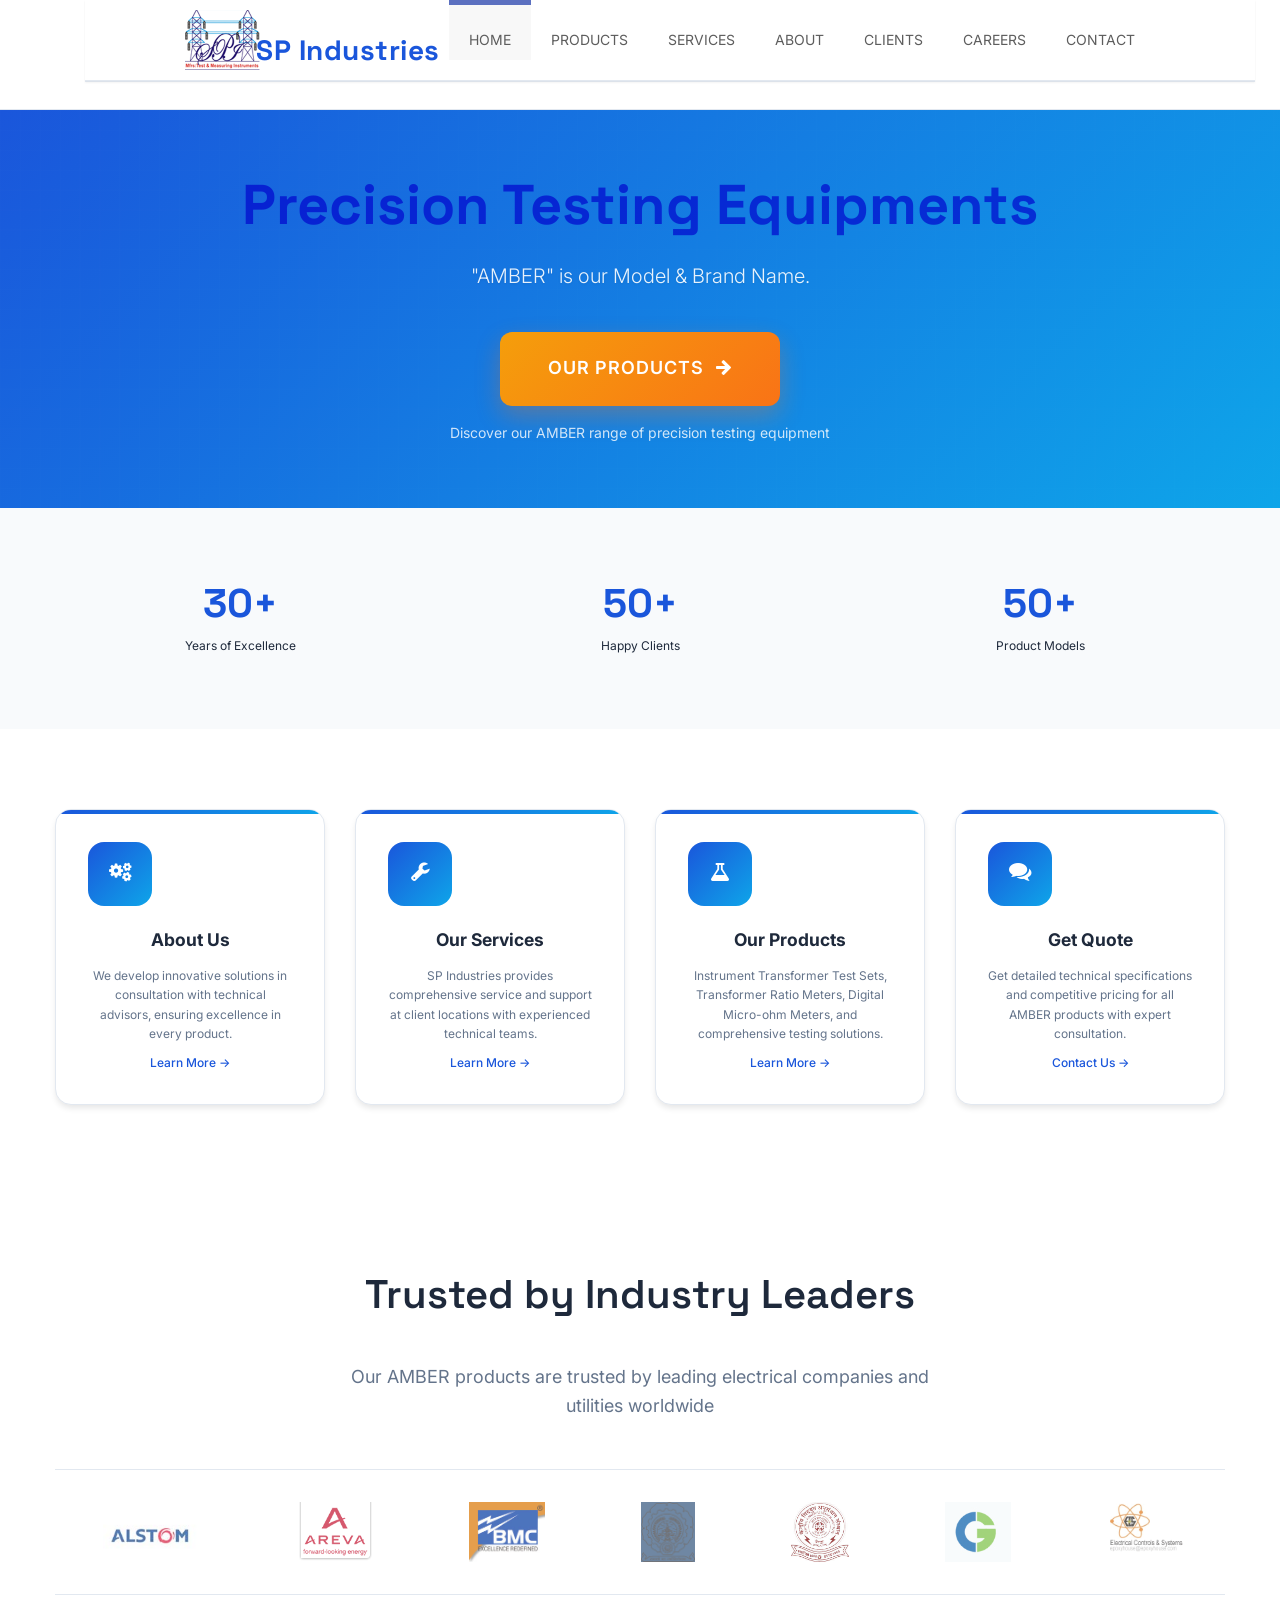
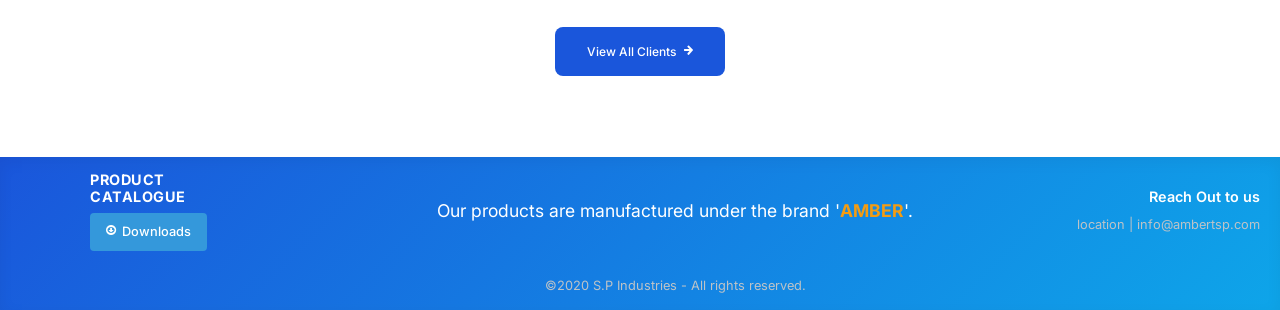
<file: index.html>
<!DOCTYPE html>
<html lang="en">

    <head>

        <meta charset="utf-8">
        <title>SP Industries - Leading Manufacturer of AMBER Test Equipment | Instrument Transformers</title>
        <meta name="viewport" content="width=device-width, initial-scale=1.0">
        <meta name="description" content="SP Industries manufactures high-quality AMBER brand test equipment including Instrument Transformer Test Sets, Ratio Meters, and Micro-ohm Meters. Trusted by leading electrical companies worldwide.">
        <meta name="keywords" content="SP Industries, AMBER, Instrument Transformer Test Set, Ratio Meter, Micro-ohm Meter, Electrical Testing Equipment">
        <meta name="author" content="SP Industries">

        <!-- CSS -->
        <link rel="stylesheet" href="https://fonts.googleapis.com/css2?family=Inter:wght@300;400;500;600;700&family=Space+Grotesk:wght@400;500;600;700&display=swap">
        <link rel="stylesheet" href="assets/bootstrap/css/bootstrap.min.css">
        <link rel="stylesheet" href="assets/prettyPhoto/css/prettyPhoto.css">
        <link rel="stylesheet" href="assets/css/flexslider.css">
        <link rel="stylesheet" href="assets/css/font-awesome.css">
        <link rel="stylesheet" href="assets/css/style.css">
        <link rel="stylesheet" href="assets/css/modern-enhancements.css">

        <!-- Modern CSS additions -->
        <style>
        :root {
            --primary-color: #1a56db;
            --secondary-color: #0ea5e9;
            --accent-color: #f59e0b;
            --text-dark: #1e293b;
            --text-light: #64748b;
            --bg-light: #f8fafc;
            --border-light: #e2e8f0;
            --gradient-primary: linear-gradient(135deg, #1a56db 0%, #0ea5e9 100%);
            --gradient-accent: linear-gradient(135deg, #f59e0b 0%, #f97316 100%);
        }

        body {
            font-family: 'Inter', -apple-system, BlinkMacSystemFont, 'Segoe UI', Roboto, sans-serif;
            line-height: 1.6;
            color: var(--text-dark);
        }

        .modern-hero {
            background: var(--gradient-primary);
            padding: 4rem 0;
            position: relative;
            overflow: hidden;
        }

        .modern-hero::before {
            content: '';
            position: absolute;
            top: 0;
            left: 0;
            right: 0;
            bottom: 0;
            background: url('data:image/svg+xml,<svg xmlns="http://www.w3.org/2000/svg" viewBox="0 0 1000 1000"><defs><pattern id="grid" width="50" height="50" patternUnits="userSpaceOnUse"><path d="M 50 0 L 0 0 0 50" fill="none" stroke="rgba(255,255,255,0.1)" stroke-width="1"/></pattern></defs><rect width="100%" height="100%" fill="url(%23grid)"/></svg>');
            opacity: 0.3;
        }

        .hero-content {
            position: relative;
            z-index: 2;
            color: white;
            text-align: center;
        }

        .hero-title {
            font-family: 'Space Grotesk', sans-serif;
            font-size: 3.5rem;
            font-weight: 700;
            margin-bottom: 1.5rem;
            line-height: 1.1;
        }

        .hero-subtitle {
            font-size: 1.25rem;
            opacity: 0.9;
            margin-bottom: 2rem;
            max-width: 600px;
            margin-left: auto;
            margin-right: auto;
        }

        .btn-modern {
            display: inline-flex;
            align-items: center;
            gap: 0.5rem;
            padding: 0.875rem 2rem;
            font-weight: 500;
            border-radius: 0.5rem;
            text-decoration: none;
            transition: all 0.3s ease;
            border: none;
        }

        .btn-primary-modern {
            background: linear-gradient(135deg, #f59e0b 0%, #f97316 100%);
            color: white;
            box-shadow: 0 8px 20px rgba(249, 115, 22, 0.3);
            position: relative;
            overflow: hidden;
        }

        .btn-primary-modern::before {
            content: '';
            position: absolute;
            top: 0;
            left: -100%;
            width: 100%;
            height: 100%;
            background: linear-gradient(90deg, transparent, rgba(255, 255, 255, 0.2), transparent);
            transition: left 0.5s ease;
        }

        .btn-primary-modern:hover::before {
            left: 100%;
        }

        .btn-primary-modern:hover {
            background: linear-gradient(135deg, #f97316 0%, #ea580c 100%);
            transform: translateY(-3px);
            box-shadow: 0 15px 35px rgba(249, 115, 22, 0.4);
            color: white;
        }

        .btn-hero-main {
            display: inline-flex;
            align-items: center;
            gap: 0.75rem;
            padding: 1.25rem 3rem;
            font-weight: 600;
            font-size: 1.125rem;
            border-radius: 0.75rem;
            text-decoration: none;
            transition: all 0.3s ease;
            border: none;
            background: linear-gradient(135deg, #f59e0b 0%, #f97316 100%);
            color: white;
            box-shadow: 0 10px 25px rgba(249, 115, 22, 0.3);
            position: relative;
            overflow: hidden;
            text-transform: uppercase;
            letter-spacing: 1px;
        }

        .btn-hero-main::before {
            content: '';
            position: absolute;
            top: 0;
            left: -100%;
            width: 100%;
            height: 100%;
            background: linear-gradient(90deg, transparent, rgba(255, 255, 255, 0.3), transparent);
            transition: left 0.6s ease;
        }

        .btn-hero-main:hover::before {
            left: 100%;
        }

        .btn-hero-main:hover {
            background: linear-gradient(135deg, #f97316 0%, #ea580c 100%);
            transform: translateY(-4px) scale(1.02);
            box-shadow: 0 20px 40px rgba(249, 115, 22, 0.4);
            color: white;
        }

        .btn-hero-main i {
            font-size: 1.25rem;
            transition: transform 0.3s ease;
        }

        .btn-hero-main:hover i {
            transform: translateX(4px);
        }

        .feature-card {
            background: white;
            border-radius: 1rem;
            padding: 2rem;
            box-shadow: 0 4px 6px -1px rgba(0, 0, 0, 0.1);
            border: 1px solid var(--border-light);
            height: 100%;
            transition: all 0.3s ease;
            position: relative;
            overflow: hidden;
        }

        .feature-card::before {
            content: '';
            position: absolute;
            top: 0;
            left: 0;
            right: 0;
            height: 4px;
            background: var(--gradient-primary);
        }

        .feature-card:hover {
            transform: translateY(-5px);
            box-shadow: 0 20px 25px -5px rgba(0, 0, 0, 0.1);
        }

        .feature-icon {
            width: 4rem;
            height: 4rem;
            background: var(--gradient-primary);
            border-radius: 1rem;
            display: flex;
            align-items: center;
            justify-content: center;
            margin-bottom: 1.5rem;
            color: white;
            font-size: 1.5rem;
        }

        .section-title {
            font-family: 'Space Grotesk', sans-serif;
            font-size: 2.5rem;
            font-weight: 600;
            text-align: center;
            margin-bottom: 3rem;
            color: var(--text-dark);
        }

        .section-subtitle {
            text-align: center;
            color: var(--text-light);
            font-size: 1.125rem;
            max-width: 600px;
            margin: 0 auto 3rem auto;
        }

        .product-card {
            background: white;
            border-radius: 1rem;
            overflow: hidden;
            box-shadow: 0 4px 6px -1px rgba(0, 0, 0, 0.1);
            transition: all 0.3s ease;
            height: 100%;
        }

        .product-card:hover {
            transform: translateY(-5px);
            box-shadow: 0 20px 25px -5px rgba(0, 0, 0, 0.1);
        }

        .product-card img {
            width: 100%;
            height: 200px;
            object-fit: contain;
            background: var(--bg-light);
            padding: 1rem;
        }

        .product-content {
            padding: 1.5rem;
        }

        .stats-section {
            background: var(--bg-light);
            padding: 4rem 0;
        }

        .stat-item {
            text-align: center;
        }

        .stat-number {
            font-family: 'Space Grotesk', sans-serif;
            font-size: 2.5rem;
            font-weight: 700;
            color: var(--primary-color);
            display: block;
        }

        .clients-marquee {
            background: white;
            padding: 2rem 0;
            border-top: 1px solid var(--border-light);
            border-bottom: 1px solid var(--border-light);
            overflow: hidden;
        }

        .marquee-content {
            display: flex;
            animation: scroll 30s linear infinite;
            align-items: center;
        }

        .marquee-content img {
            height: 60px;
            margin: 0 3rem;
            opacity: 0.7;
            transition: opacity 0.3s ease;
        }

        .marquee-content img:hover {
            opacity: 1;
        }

        @keyframes scroll {
            0% { transform: translateX(0%); }
            100% { transform: translateX(-100%); }
        }

        .modern-navbar {
            background: rgba(255, 255, 255, 0.95);
            backdrop-filter: blur(10px);
            border-bottom: 1px solid var(--border-light);
        }

        @media (max-width: 768px) {
            .hero-title {
                font-size: 2.5rem;
            }
            
            .section-title {
                font-size: 2rem;
            }
        }
        </style>

        <!-- HTML5 shim, for IE6-8 support of HTML5 elements -->
        <!--[if lt IE 9]>
            <script src="http://html5shim.googlecode.com/svn/trunk/html5.js"></script>
        <![endif]-->
    </head>

    <body> 
        <!-- Centralized Navbar Placeholder -->
        <div id="navbar-container"></div>

        <!-- Modern Hero Section -->
        <section class="modern-hero">
            <div class="container">
                <div class="hero-content">
                    <h1 class="hero-title">Precision Testing Equipments</h1>
                    <p class="hero-subtitle">"AMBER" is our Model & Brand Name.</p>
                    <div style="margin-top: 2.5rem;">
                        <a href="product.html" class="btn-hero-main">
                            Our Products
                            <i class="icon-arrow-right"></i>
                        </a>
                        <div style="margin-top: 1rem; font-size: 0.875rem; opacity: 0.8;">
                            Discover our AMBER range of precision testing equipment
                        </div>
                    </div>
                </div>
            </div>
        </section>        <!-- Key Statistics -->
        <section class="stats-section">
            <div class="container">
                <div class="row">
                    <div class="span4">
                        <div class="stat-item">
                            <span class="stat-number">30+</span>
                            <p>Years of Excellence</p>
                        </div>
                    </div>
                    <div class="span4">
                        <div class="stat-item">
                            <span class="stat-number">50+</span>
                            <p>Happy Clients</p>
                        </div>
                    </div>
                    <div class="span4">
                        <div class="stat-item">
                            <span class="stat-number">50+</span>
                            <p>Product Models</p>
                        </div>
                    </div>
                </div>
            </div>
        </section>

        <!-- Modern Services Section -->
        <section style="padding: 5rem 0; background: white;">
            <div class="container"> 
                <div class="row"> 
                    <div class="span3"> 
                        <div class="feature-card"> 
                            <div class="feature-icon">
                                <i class="icon-cogs"></i>
                            </div>
                            <h4 style="color: var(--text-dark); margin-bottom: 1rem;">About Us</h4> 
                            <p style="color: var(--text-light);">We develop innovative solutions in consultation with technical advisors, ensuring excellence in every product.</p> 
                            <a href="about.html" style="color: var(--primary-color); font-weight: 500; text-decoration: none;">Learn More →</a> 
                        </div> 
                    </div> 
                    <div class="span3"> 
                        <div class="feature-card"> 
                            <div class="feature-icon">
                                <i class="icon-wrench"></i>
                            </div>
                            <h4 style="color: var(--text-dark); margin-bottom: 1rem;">Our Services</h4> 
                            <p style="color: var(--text-light);">SP Industries provides comprehensive service and support at client locations with experienced technical teams.</p> 
                            <a href="services.html" style="color: var(--primary-color); font-weight: 500; text-decoration: none;">Learn More →</a> 
                        </div> 
                    </div> 
                    <div class="span3"> 
                        <div class="feature-card"> 
                            <div class="feature-icon">
                                <i class="icon-beaker"></i>
                            </div>
                            <h4 style="color: var(--text-dark); margin-bottom: 1rem;">Our Products</h4> 
                            <p style="color: var(--text-light);">Instrument Transformer Test Sets, Transformer Ratio Meters, Digital Micro-ohm Meters, and comprehensive testing solutions.</p> 
                            <a href="product.html" style="color: var(--primary-color); font-weight: 500; text-decoration: none;">Learn More →</a> 
                        </div> 
                    </div> 
                    <div class="span3"> 
                        <div class="feature-card"> 
                            <div class="feature-icon">
                                <i class="icon-comments"></i>
                            </div>
                            <h4 style="color: var(--text-dark); margin-bottom: 1rem;">Get Quote</h4> 
                            <p style="color: var(--text-light);">Get detailed technical specifications and competitive pricing for all AMBER products with expert consultation.</p> 
                            <a href="contact.php.html" style="color: var(--primary-color); font-weight: 500; text-decoration: none;">Contact Us →</a> 
                        </div> 
                    </div> 
                </div> 
            </div>
        </section>        <!-- Featured Products -->

        <!-- Trusted Clients -->
        <section style="padding: 5rem 0; background: white;">
            <div class="container"> 
                <h2 class="section-title">Trusted by Industry Leaders</h2>
                <p class="section-subtitle">Our AMBER products are trusted by leading electrical companies and utilities worldwide</p>
                
                <div class="clients-marquee">
                    <div class="marquee-content">
                        <img alt="Alstom" title="Alstom" src="assets/img/clients/Alstom.jpg" />
                        <img alt="Areva" title="Areva" src="assets/img/clients/areva.png" />
                        <img alt="BMC" title="BMC" src="assets/img/clients/BMC.jpg" />
                        <img alt="BSPHCL" title="BSPHCL" src="assets/img/clients/BSPHCL.gif" />
                        <img alt="CPRI" title="CPRI" src="assets/img/clients/CPRI.jpg" />
                        <img alt="Crompton Greaves" title="Crompton Greaves" src="assets/img/clients/crompton%20creaves.jpg" />
                        <img alt="ECS" title="ECS" src="assets/img/clients/ECS.gif" />
                        <img alt="ERDA" title="ERDA" src="assets/img/clients/ERDA.jpg" />
                        <img alt="GE" title="GE" src="assets/img/clients/GE.png" />
                        <img alt="KPTCL" title="KPTCL" src="assets/img/clients/KPTCL.jpg" />
                        <img alt="KSEB" title="KSEB" src="assets/img/clients/KSEB.jpg" />
                        <img alt="L&T" title="L&T" src="assets/img/clients/L&T.jpg" />
                        <img alt="PRAGATI" title="PRAGATI" src="assets/img/clients/PRAGATI.gif" />
                        <img alt="Toshiba" title="Toshiba" src="assets/img/clients/Toshiba.jpg" />
                        <img alt="WBSETCL" title="WBSETCL" src="assets/img/clients/WBSETCL.png" />
                    </div>
                </div>
                
                <div style="text-align: center; margin-top: 2rem;">
                    <a href="client.html" class="btn-modern" style="background: var(--primary-color); color: white;">
                        View All Clients
                        <i class="icon-arrow-right"></i>
                    </a>
                </div>
            </div> 
        </section>

<!-- Footer will be loaded here -->
<div id="footer-container"></div>

<script src="assets/js/navbar.js"></script>
<script src="assets/js/footer.js"></script>
  </body>
</html>
</file>
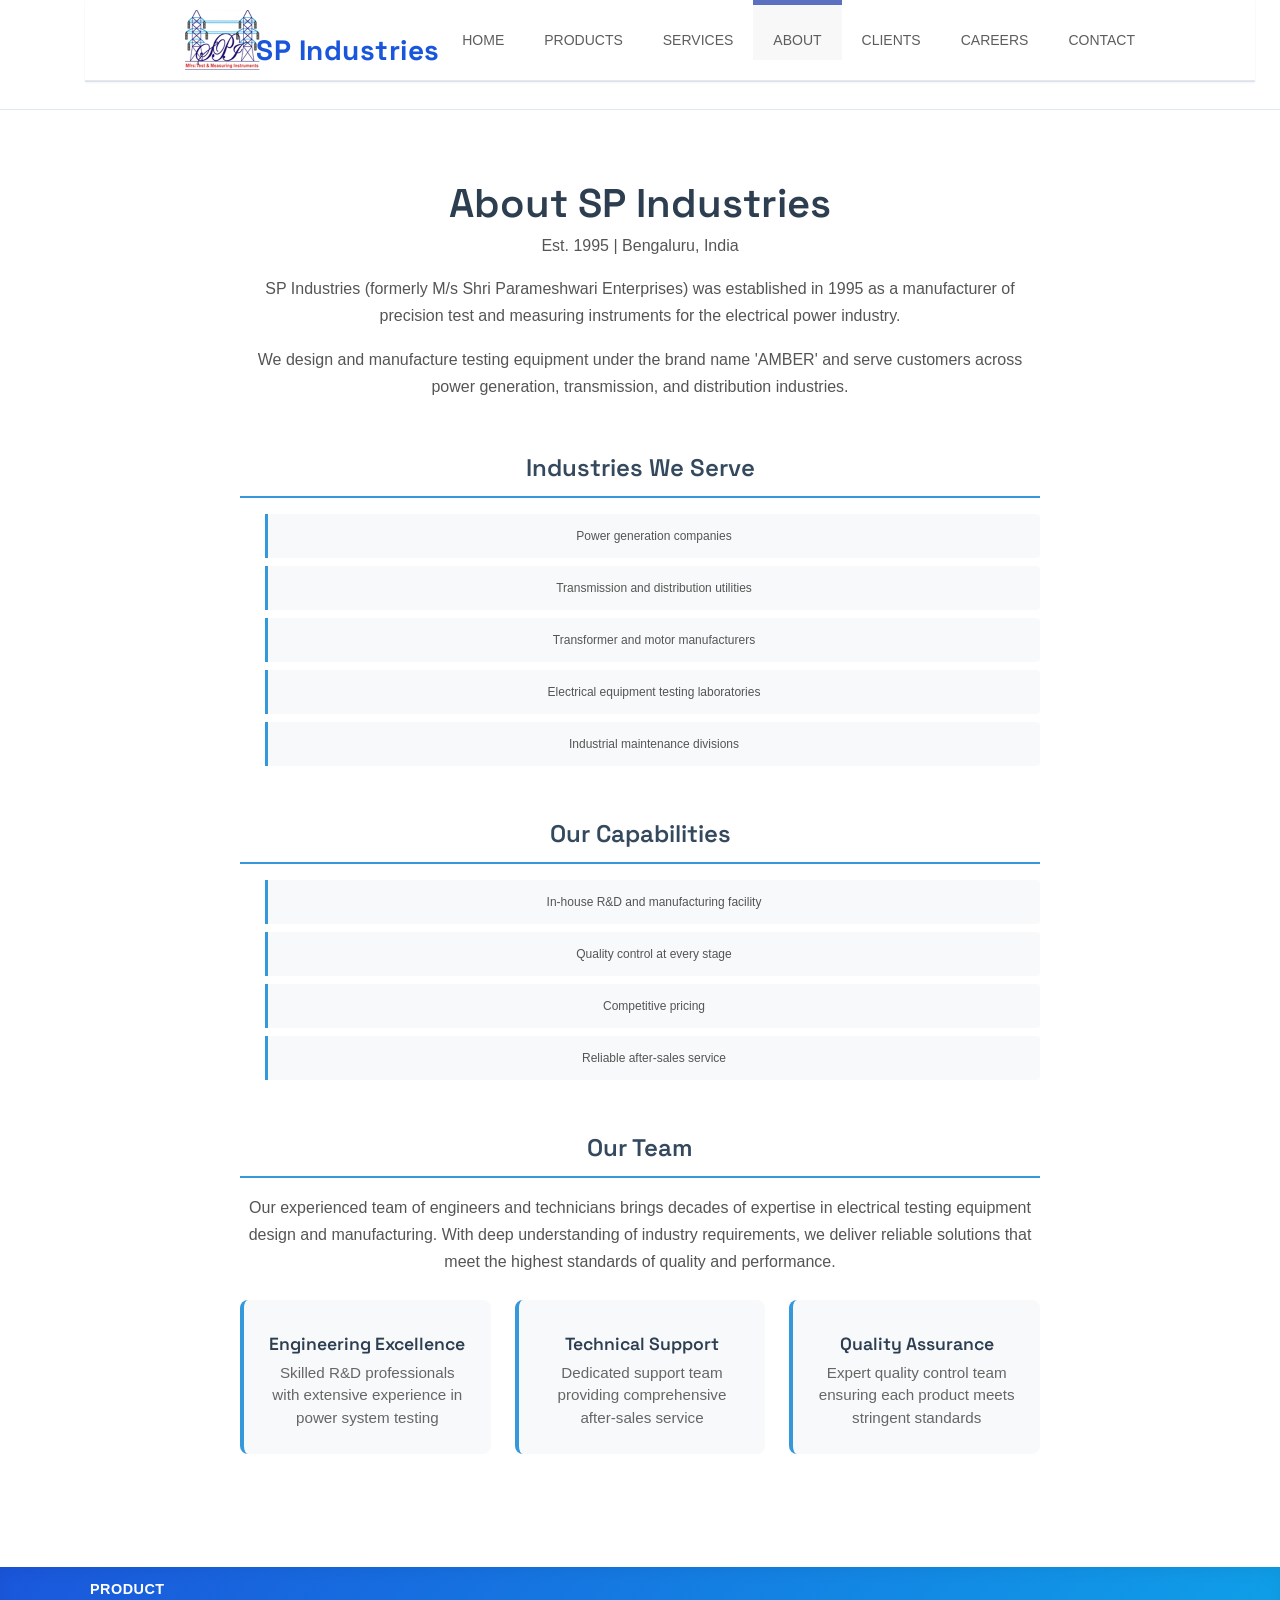
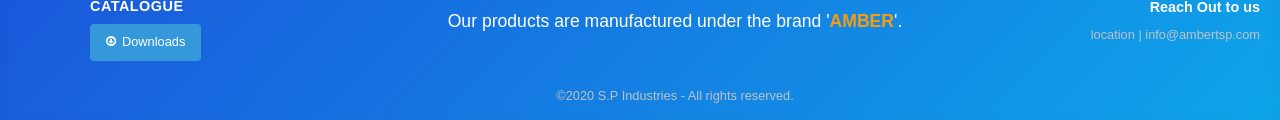
<file: about.html>
<!DOCTYPE html>
<html lang="en">

    <head>

        <meta charset="utf-8">
        <title>S.P Industires | About Us</title>
        <meta name="viewport" content="width=device-width, initial-scale=1.0">
        <meta name="description" content="">
        <meta name="author" content="">

        <!-- CSS -->
  <link rel="stylesheet" href="https://fonts.googleapis.com/css2?family=Inter:wght@300;400;500;600;700&family=Space+Grotesk:wght@400;500;600;700&display=swap">
        <link rel="stylesheet" href="assets/bootstrap/css/bootstrap.min.css">
        <link rel="stylesheet" href="assets/prettyPhoto/css/prettyPhoto.css">
        <link rel="stylesheet" href="assets/css/flexslider.css">
        <link rel="stylesheet" href="assets/css/font-awesome.css">
        <link rel="stylesheet" href="assets/css/style.css">
        <link rel="stylesheet" href="assets/css/modern-enhancements.css">

        <!-- HTML5 shim, for IE6-8 support of HTML5 elements -->
        <!--[if lt IE 9]>
            <script src="http://html5shim.googlecode.com/svn/trunk/html5.js"></script>
        <![endif]-->

        <!-- Favicon and touch icons -->
       <!--  <link rel="shortcut icon" href="assets/ico/favicon.ico">
        <link rel="apple-touch-icon-precomposed" sizes="144x144" href="assets/ico/apple-touch-icon-144-precomposed.png">
        <link rel="apple-touch-icon-precomposed" sizes="114x114" href="assets/ico/apple-touch-icon-114-precomposed.png">
        <link rel="apple-touch-icon-precomposed" sizes="72x72" href="assets/ico/apple-touch-icon-72-precomposed.png">
        <link rel="apple-touch-icon-precomposed" href="assets/ico/apple-touch-icon-57-precomposed.png"> -->

    </head>

    <body> 
        <!-- Centralized Navbar Placeholder -->
        <div id="navbar-container"></div>

        <!-- Modern Hero Section -->
        <!-- <section class="modern-hero">
            <div class="container">
                <div class="hero-content">
                    <h1 class="hero-title">About SP Industries</h1>
                </div>
            </div>
        </section> -->

        <!-- Clean About Content -->
        <section class="about-content">
            <div class="container">
                <div class="about-container">
                    
                    <div class="about-section">
                        <h1>About SP Industries</h1>
                        <p class="about-intro">Est. 1995 | Bengaluru, India</p>
                        
                        <p>SP Industries (formerly M/s Shri Parameshwari Enterprises) was established in 1995 as a manufacturer of precision test and measuring instruments for the electrical power industry.</p>
                        
                        <p>We design and manufacture testing equipment under the brand name 'AMBER' and serve customers across power generation, transmission, and distribution industries.</p>
                    </div>

                    <div class="about-section">
                        <h2>Industries We Serve</h2>
                        <ul class="industries-list">
                            <li>Power generation companies</li>
                            <li>Transmission and distribution utilities</li>
                            <li>Transformer and motor manufacturers</li>
                            <li>Electrical equipment testing laboratories</li>
                            <li>Industrial maintenance divisions</li>
                        </ul>
                    </div>

                    <div class="about-section">
                        <h2>Our Capabilities</h2>
                        <ul class="capabilities-list">
                            <li>In-house R&D and manufacturing facility</li>
                            <li>Quality control at every stage</li>
                            <li>Competitive pricing</li>
                            <li>Reliable after-sales service</li>
                        </ul>
                    </div>

                    <div class="about-section">
                        <h2>Our Team</h2>
                        <p>Our experienced team of engineers and technicians brings decades of expertise in electrical testing equipment design and manufacturing. With deep understanding of industry requirements, we deliver reliable solutions that meet the highest standards of quality and performance.</p>
                        
                        <div class="team-highlights">
                            <div class="team-item">
                                <h4>Engineering Excellence</h4>
                                <p>Skilled R&D professionals with extensive experience in power system testing</p>
                            </div>
                            <div class="team-item">
                                <h4>Technical Support</h4>
                                <p>Dedicated support team providing comprehensive after-sales service</p>
                            </div>
                            <div class="team-item">
                                <h4>Quality Assurance</h4>
                                <p>Expert quality control team ensuring each product meets stringent standards</p>
                            </div>
                        </div>
                    </div>
                    
                </div>
            </div>
        </section>        <!-- Testimonials -->
        <!-- 
<div class="testimonials container"> 
  <div class="testimonials-title"> <h3>Testimonials</h3> 
  </div> 
  <div class="row"> 
    <div class="testimonial-list span12"> 
      <div class="tabbable tabs-below"> 
        <div class="tab-content"> 
          <div id="A" class="tab-pane active"> <img title="" alt="" src="assets/img/testimonials/1.jpg" />
            <p>"Lorem ipsum dolor sit amet, consectetur adipisicing elit, sed do eiusmod tempor incididunt ut labore et. Lorem ipsum dolor sit amet, consectetur adipisicing elit, sed do eiusmod tempor incididunt ut labore et. Lorem ipsum dolor sit amet, consectetur..."<br /><span class="violet">Lorem Ipsum, dolor.co.uk</span></p> 
          </div> 
          <div id="B" class="tab-pane"> <img title="" alt="" src="assets/img/testimonials/2.jpg" />
            <p>"Ut wisi enim ad minim veniam, quis nostrud exerci tation ullamcorper suscipit lobortis nisl ut aliquip ex ea commodo consequat. Ut wisi enim ad minim veniam, quis nostrud exerci tation ullamcorper suscipit lobortis nisl ut aliquip ex ea commodo consequat..."<br /><span class="violet">Minim Veniam, nostrud.com</span></p> 
          </div> 
          <div id="C" class="tab-pane"> <img title="" alt="" src="assets/img/testimonials/3.jpg" />
            <p>"Lorem ipsum dolor sit amet, consectetur adipisicing elit, sed do eiusmod tempor incididunt ut labore et. Lorem ipsum dolor sit amet, consectetur adipisicing elit, sed do eiusmod tempor incididunt ut labore et. Lorem ipsum dolor sit amet, consectetur..."<br /><span class="violet">Lorem Ipsum, dolor.co.uk</span></p> 
          </div> 
          <div id="D" class="tab-pane"> <img title="" alt="" src="assets/img/testimonials/1.jpg" />
            <p>"Ut wisi enim ad minim veniam, quis nostrud exerci tation ullamcorper suscipit lobortis nisl ut aliquip ex ea commodo consequat. Ut wisi enim ad minim veniam, quis nostrud exerci tation ullamcorper suscipit lobortis nisl ut aliquip ex ea commodo consequat..."<br /><span class="violet">Minim Veniam, nostrud.com</span></p> 
          </div> 
        </div> 
        <ul class="nav nav-tabs">
          <li class="active"><a data-toggle="tab" href="#A"></a><br /></li> 
          <li><a data-toggle="tab" href="#B"></a><br /></li> 
          <li><a data-toggle="tab" href="#C"></a><br /></li> 
          <li><a data-toggle="tab" href="#D"></a><br /></li> 
        </ul>
      </div> 
    </div> 
  </div> 
</div> -->

    <div id="footer-container"></div>

  <script src="assets/js/navbar.js"></script>
  <script src="assets/js/footer.js"></script>
    </body>
</html>
</file>
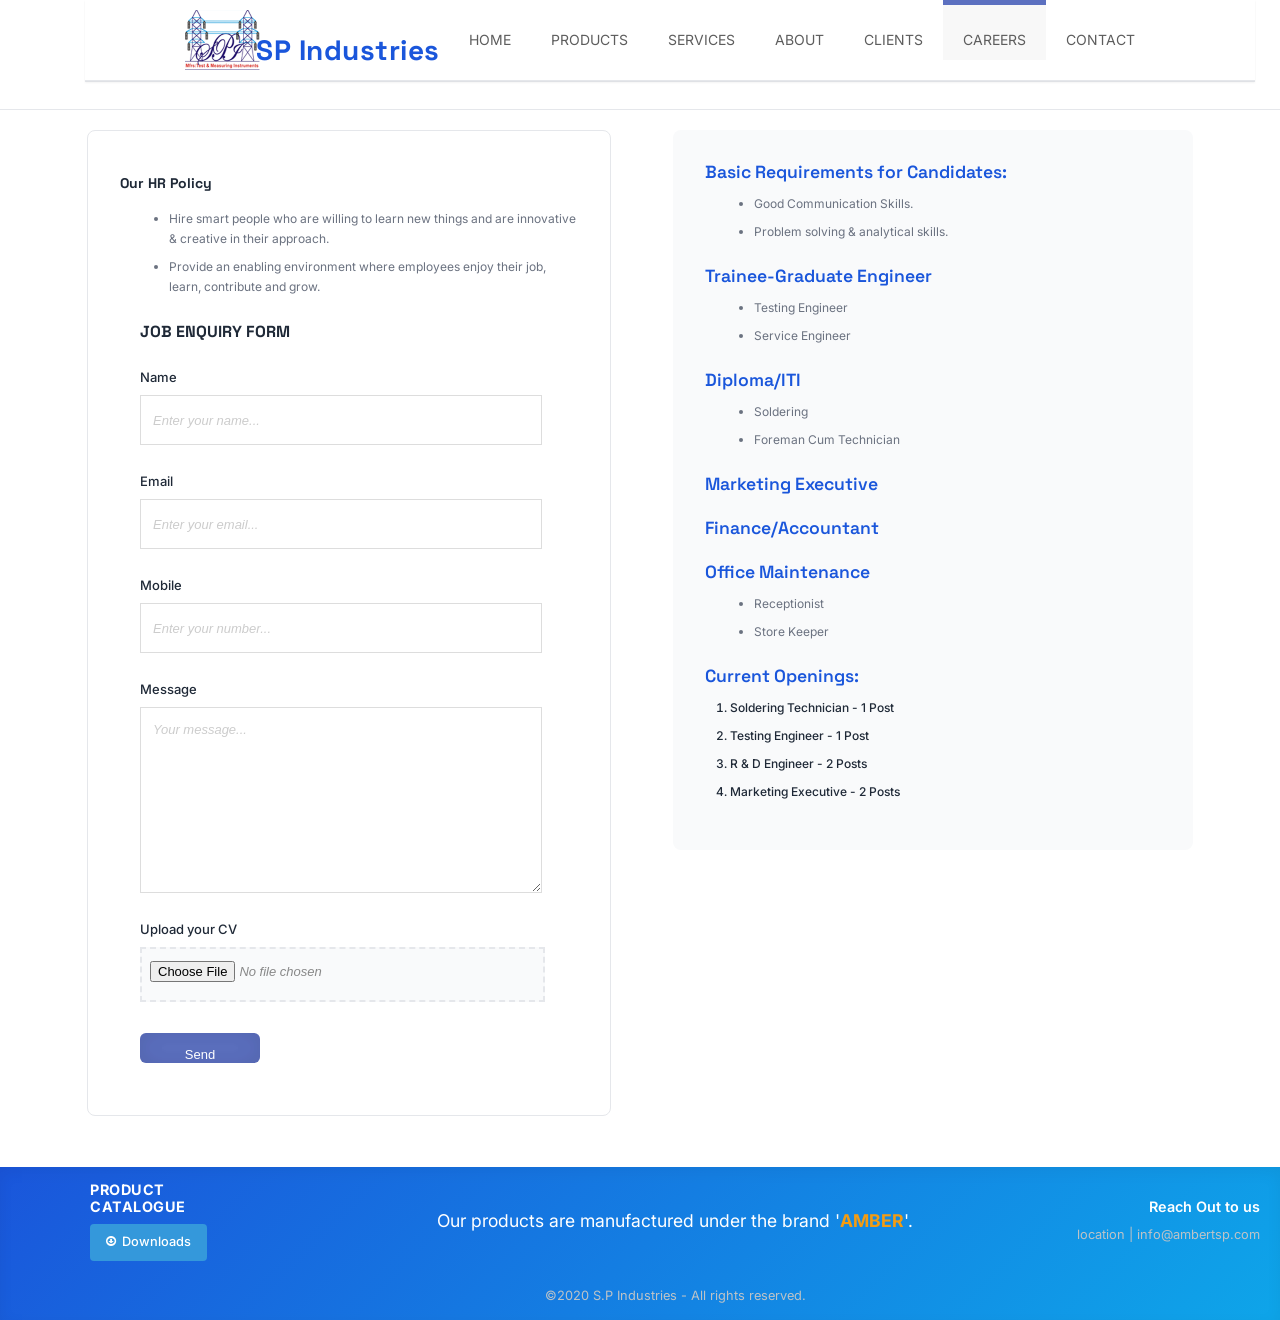
<file: career.html>
<!DOCTYPE html>
<html lang="en">

    <head>
        <meta charset="utf-8">
        <title>S.P Industries | Career</title>
        <meta name="viewport" content="width=device-width, initial-scale=1.0">
        <meta name="description" content="">
        <meta name="author" content="">

        <!-- CSS -->
        <link rel="preconnect" href="https://fonts.googleapis.com">
        <link rel="preconnect" href="https://fonts.gstatic.com" crossorigin>
        <link href="https://fonts.googleapis.com/css2?family=Inter:wght@300;400;500;600;700&family=Space+Grotesk:wght@400;500;600;700&display=swap" rel="stylesheet">
        <link rel="stylesheet" href="assets/bootstrap/css/bootstrap.min.css">
        <link rel="stylesheet" href="assets/prettyPhoto/css/prettyPhoto.css">
        <link rel="stylesheet" href="assets/css/flexslider.css">
        <link rel="stylesheet" href="assets/css/font-awesome.css">
        <link rel="stylesheet" href="assets/css/style.css">
        <link rel="stylesheet" href="assets/css/modern-enhancements.css">
        
        <style>
        :root {
            --primary-color: #1a56db;
            --secondary-color: #f8fafc;
            --text-dark: #1f2937;
            --text-gray: #6b7280;
            --border-light: #e5e7eb;
            --bg-light: #f9fafb;
        }

        body {
            font-family: 'Inter', -apple-system, BlinkMacSystemFont, sans-serif;
            line-height: 1.6;
        }

        .page-title h2 {
            font-family: 'Space Grotesk', sans-serif;
            font-weight: 600;
        }

        .contact-form h4, .contact-form h5, .contact-address h5 {
            font-family: 'Space Grotesk', sans-serif;
            color: var(--text-dark);
            margin-bottom: 1rem;
        }

        .contact-form ul, .contact-address ul {
            padding-left: 1.5rem;
        }

        .contact-form li, .contact-address li {
            margin-bottom: 0.5rem;
            color: var(--text-gray);
        }

        .contact-address h5 {
            margin-top: 1.5rem;
            margin-bottom: 0.75rem;
            font-size: 1.1rem;
            color: var(--primary-color);
            font-weight: 600;
        }

        .contact-address h5:first-child {
            margin-top: 0;
        }

        .contact-address ul, .contact-address ol {
            margin-bottom: 1rem;
        }

        .contact-address ol li {
            color: var(--text-dark);
            font-weight: 500;
        }

        .contact-form label {
            font-weight: 500;
            color: var(--text-dark);
            margin-bottom: 0.5rem;
            display: block;
        }

        .contact-form input, .contact-form textarea {
            border: 1px solid var(--border-light);
            border-radius: 0.375rem;
            padding: 0.75rem;
            width: 100%;
            margin-bottom: 1rem;
            transition: border-color 0.2s ease;
            font-family: inherit;
        }

        .contact-form input:focus, .contact-form textarea:focus {
            outline: none;
            border-color: var(--primary-color);
            box-shadow: 0 0 0 3px rgba(26, 86, 219, 0.1);
        }

        .contact-form input[type="file"] {
            padding: 0.5rem;
            border: 2px dashed var(--border-light);
            background-color: var(--bg-light);
            cursor: pointer;
        }

        .contact-form input[type="file"]:hover {
            border-color: var(--primary-color);
            background-color: rgba(26, 86, 219, 0.05);
        }

        .contact-form {
            background: white;
            padding: 2rem;
            border-radius: 0.5rem;
            border: 1px solid var(--border-light);
        }

        .contact-form button {
            background-color: var(--primary-color);
            color: white;
            padding: 0.75rem 2rem;
            border: none;
            border-radius: 0.375rem;
            font-weight: 500;
            cursor: pointer;
            transition: all 0.2s ease;
            margin-top: 1rem;
            font-size: 1rem;
            display: block;
            width: auto;
            min-width: 120px;
        }

        .contact-form button:hover {
            background-color: #1548c4;
            transform: translateY(-1px);
            box-shadow: 0 4px 12px rgba(26, 86, 219, 0.3);
        }

        .contact-address {
            background: var(--bg-light);
            padding: 2rem;
            border-radius: 0.5rem;
            margin-top: 0;
            height: fit-content;
            position: sticky;
            top: 20px;
        }

        .contact-us .row {
            display: flex;
            gap: 2rem;
            align-items: flex-start;
        }

        .contact-form.span7 {
            flex: 1;
            max-width: 58%;
        }

        .contact-address.span5 {
            flex: 0 0 38%;
            min-width: 300px;
        }

        @media (max-width: 768px) {
            .contact-us .row {
                flex-direction: column;
                gap: 1rem;
            }
            
            .contact-form.span7, .contact-address.span5 {
                flex: none;
                max-width: 100%;
                min-width: auto;
            }
            
            .contact-address {
                position: static;
            }
        }
        </style>

        <!-- HTML5 shim, for IE6-8 support of HTML5 elements -->
        <!--[if lt IE 9]>
            <script src="http://html5shim.googlecode.com/svn/trunk/html5.js"></script>
        <![endif]-->

        <!-- Favicon and touch icons -->
     <!--    <link rel="shortcut icon" href="assets/ico/favicon.ico">
        <link rel="apple-touch-icon-precomposed" sizes="144x144" href="assets/ico/apple-touch-icon-144-precomposed.png">
        <link rel="apple-touch-icon-precomposed" sizes="114x114" href="assets/ico/apple-touch-icon-114-precomposed.png">
        <link rel="apple-touch-icon-precomposed" sizes="72x72" href="assets/ico/apple-touch-icon-72-precomposed.png">
        <link rel="apple-touch-icon-precomposed" href="assets/ico/apple-touch-icon-57-precomposed.png"> -->

    </head>

    <body> 
        <!-- Header
        <div class="container"> 
            <div class="header row"> 
                <div class="span12"> 
                    <div class="navbar"> 
                        <div class="navbar-inner"> 
                            <a data-toggle="collapse" data-target=".nav-collapse" class="btn btn-navbar">&nbsp;</a> 
                            <h1> <a class="brand" href="index.html">S.P INDUSTRIES</a> </h1> 
                            <div class="nav-collapse collapse"> 
                                <ul class="nav pull-right">
                                    <li> <a href="index.html"><br />Home</a> </li> 
                                    <li> <a href="about.html"><br />About</a> </li> 
                                    <li> <a href="product.html"><br />Product</a> </li> 
                                    <li> <a href="services.html"><br />Service</a> </li> 
                                    <li> <a href="client.html"><br />Clients</a> </li> 
                                    <li class="current-page"> <a href="career.html"><br />Career</a> </li> 
                                    <li> <a href="contact.php.html"><br />Contact</a> </li> 
                                </ul>
                            </div> 
                        </div> 
                    </div> 
                </div> 
            </div> 
        </div> -->
        
        <div id="navbar-container"></div>

        <!-- Modern Hero Section -->
        <!-- <section class="modern-hero">
            <div class="container">
                <div class="hero-content">
                    <h1 class="hero-title">Career</h1>
                </div>
            </div>
        </section> -->
        
        <!-- Contact Us -->
        <div class="contact-us container"> 
            <div class="row"> 
                <div class="contact-form span7"> 
                    <h5>Our HR Policy</h5> 
                    <ul>
                        <li>Hire smart people who are willing to learn new things and are innovative & creative in their approach.</li> 
                        <li>Provide an enabling environment where employees enjoy their job, learn, contribute and grow.</li> 
                    </ul>
                    
                    <h4>Job Enquiry Form</h4> 
                    <form method="post" action="https://ambertsp.com/assets/sendmail.php"> 
                        <label for="name" class="nameLabel">Name</label> 
                        <input id="name" name="name" placeholder="Enter your name..." required="required" type="text" />
                        
                        <label for="email" class="emailLabel">Email</label> 
                        <input id="email" name="email" placeholder="Enter your email..." required="required" type="email" />
                        
                        <label for="mobile" class="mobileLabel">Mobile</label> 
                        <input id="mobile" name="mobile" placeholder="Enter your number..." required="required" type="tel" />
                        
                        <label for="message" class="messageLabel">Message</label> 
                        <textarea id="message" name="message" placeholder="Your message..." rows="4"></textarea>
                        
                        <label for="cv">Upload your CV</label> 
                        <input class="infile" type="file" id="cv" name="cv" />
                        
                        <button type="submit">Send</button> 
                    </form> 
                </div> 
                
                <div class="contact-address span5"> 
                    <h5>Basic Requirements for Candidates:</h5> 
                    <ul>
                        <li>Good Communication Skills.</li> 
                        <li>Problem solving & analytical skills.</li> 
                    </ul>
                    
                    <h5>Trainee-Graduate Engineer</h5> 
                    <ul>
                        <li>Testing Engineer</li> 
                        <li>Service Engineer</li> 
                    </ul>
                    
                    <h5>Diploma/ITI</h5> 
                    <ul>
                        <li>Soldering</li> 
                        <li>Foreman Cum Technician</li> 
                    </ul>
                    
                    <h5>Marketing Executive</h5> 
                    <h5>Finance/Accountant</h5> 
                    <h5>Office Maintenance</h5> 
                    <ul>
                        <li>Receptionist</li> 
                        <li>Store Keeper</li> 
                    </ul>
                    
                    <h5>Current Openings:</h5> 
                    <ol>
                        <li>Soldering Technician - 1 Post</li> 
                        <li>Testing Engineer - 1 Post</li> 
                        <li>R & D Engineer - 2 Posts</li> 
                        <li>Marketing Executive - 2 Posts</li> 
                    </ol>
                </div> 
            </div> 
        </div>        <!-- Footer -->

        <!-- Footer (centralized) -->
        <div id="footer-container"></div>

        <!-- Javascript -->
        <script src="assets/js/navbar.js"></script>
        <script src="assets/js/footer.js"></script>
    </body>

</html>
</file>
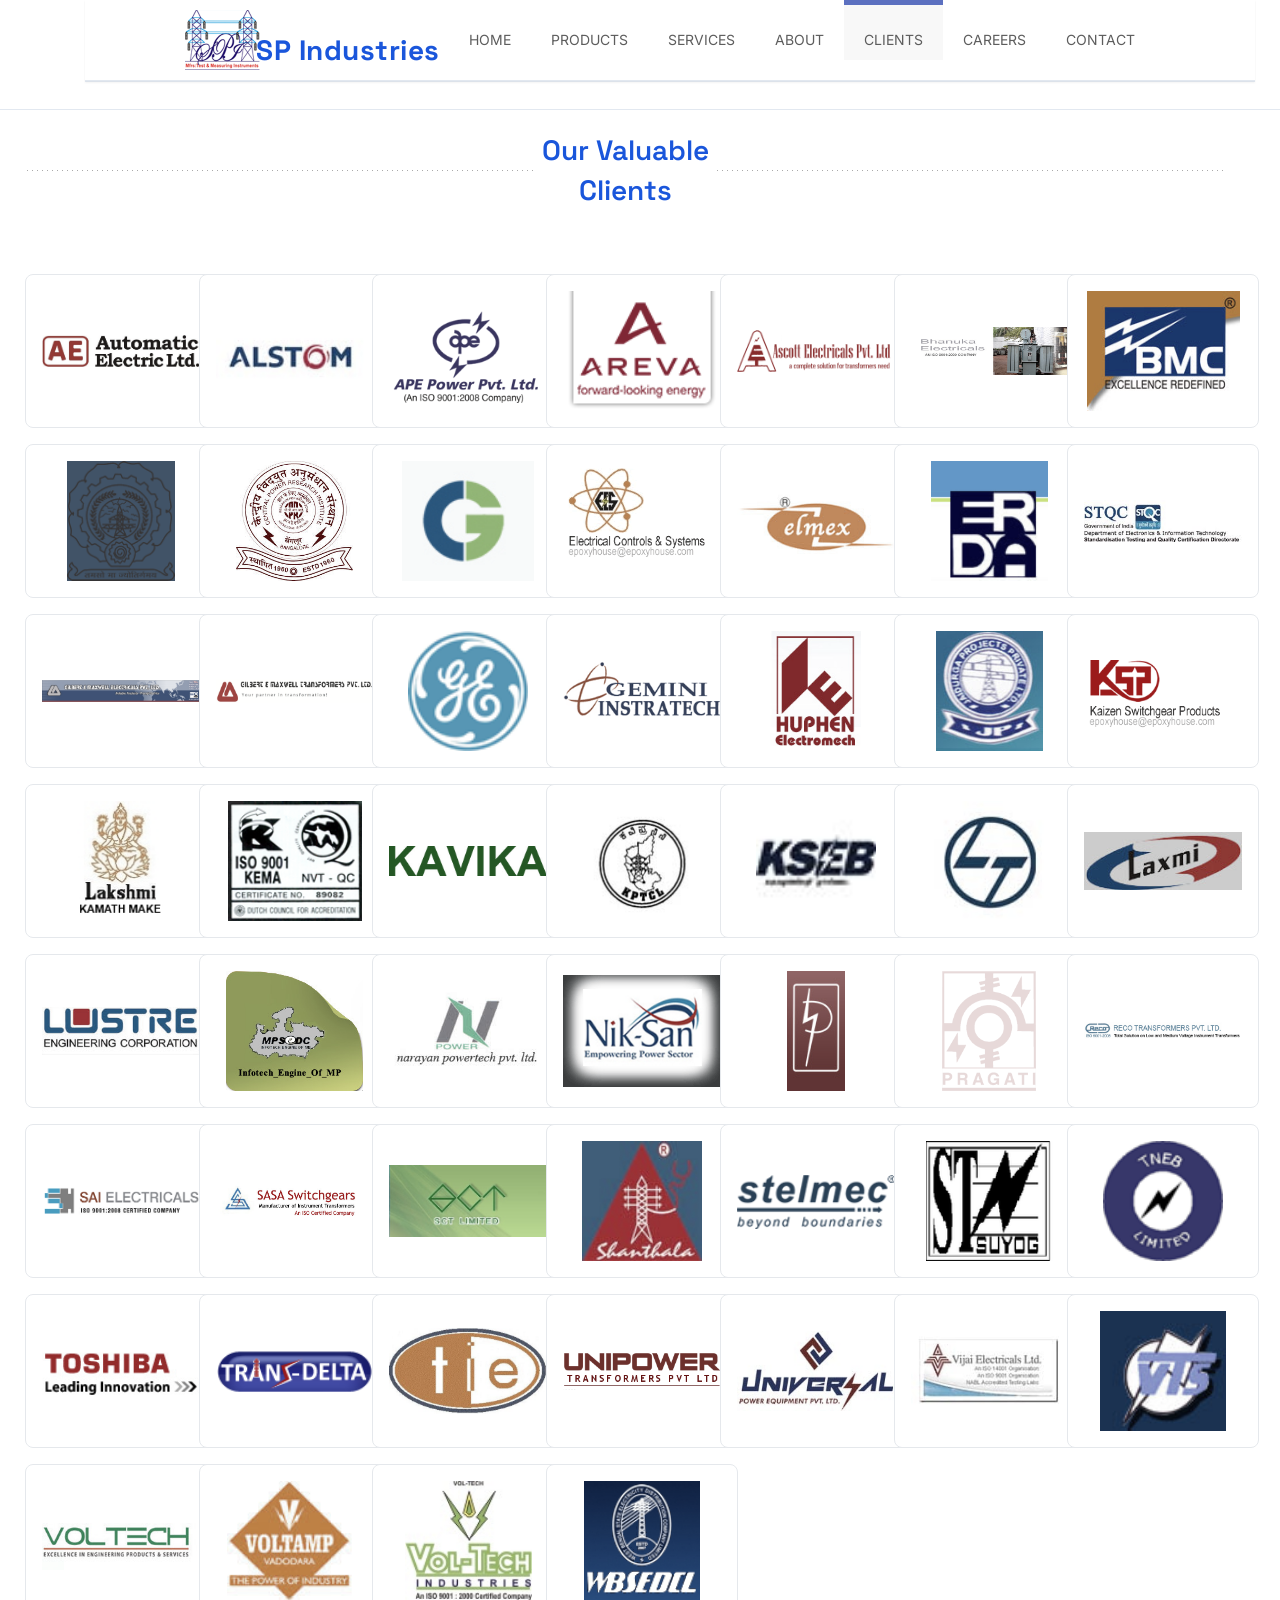
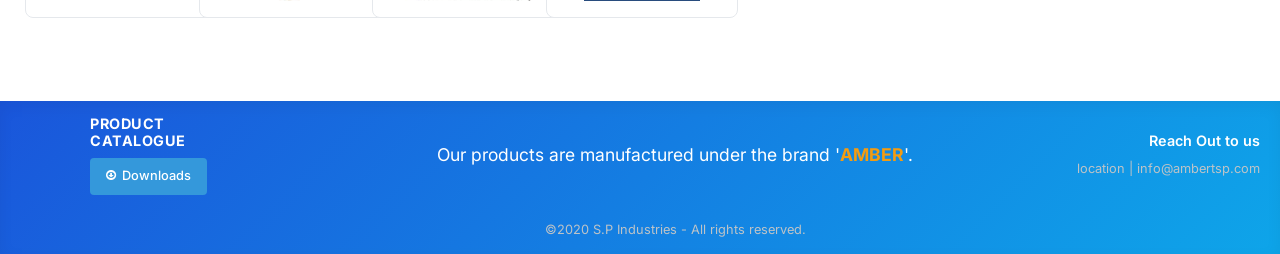
<file: client.html>
<!DOCTYPE html>
<html lang="en" class="notranslate" translate="no">

    <head>

        <meta charset="utf-8">
        <title>S.P Industries | Clients</title>
        <meta name="viewport" content="width=device-width, initial-scale=1.0">
        <meta name="description" content="Our valuable clients - S.P Industries has served leading companies in the electrical industry with AMBER testing equipment">
        <meta name="author" content="S.P Industries">
        <meta name="google" content="notranslate">

        <!-- CSS -->
        <link rel="stylesheet" href="https://fonts.googleapis.com/css2?family=Inter:wght@300;400;500;600;700&family=Space+Grotesk:wght@400;500;600;700&display=swap">
        <link rel="stylesheet" href="assets/bootstrap/css/bootstrap.min.css">
        <link rel="stylesheet" href="assets/prettyPhoto/css/prettyPhoto.css">
        <link rel="stylesheet" href="assets/css/flexslider.css">
        <link rel="stylesheet" href="assets/css/font-awesome.css">
        <link rel="stylesheet" href="assets/css/style.css">
        <link rel="stylesheet" href="assets/css/modern-enhancements.css">

        <!-- Modern CSS additions -->
        <style>
        :root {
            --primary-color: #1a56db;
            --text-dark: #1e293b;
            --text-light: #64748b;
            --bg-light: #f8fafc;
            --border-light: #e2e8f0;
        }

        body {
            font-family: 'Inter', -apple-system, BlinkMacSystemFont, 'Segoe UI', Roboto, sans-serif;
            line-height: 1.6;
            color: var(--text-dark);
        }

        .page-title {
            background: var(--primary-color);
            color: white;
        }

        .page-title h2 {
            font-family: 'Space Grotesk', sans-serif;
            font-weight: 600;
            color: var(--text-dark);
        }

        .page-title p {
            color: var(--text-gray);
            font-size: 1.1rem;
        }

        .testimonials-title h3 {
            font-family: 'Space Grotesk', sans-serif;
            font-size: 1.75rem;
            color: var(--primary-color);
            margin-bottom: 2rem;
            text-align: center;
            font-weight: 600;
        }

        .clients-grid {
            display: grid;
            grid-template-columns: repeat(auto-fit, minmax(140px, 1fr));
            gap: 1rem;
            padding: 2rem 0;
        }

        .client-logo {
            background: white;
            border: 1px solid var(--border-light);
            border-radius: 0.5rem;
            padding: 1rem;
            transition: all 0.2s ease;
            height: 120px;
            width: 100%;
            object-fit: contain;
            filter: grayscale(50%);
        }

        .client-logo:hover {
            border-color: var(--primary-color);
            box-shadow: 0 2px 8px rgba(26, 86, 219, 0.1);
            filter: grayscale(0%);
        }

        @media (max-width: 768px) {
            .clients-grid {
                grid-template-columns: repeat(auto-fit, minmax(120px, 1fr));
                gap: 0.75rem;
            }
        }
        </style>

        <!-- HTML5 shim, for IE6-8 support of HTML5 elements -->
        <!--[if lt IE 9]>
            <script src="http://html5shim.googlecode.com/svn/trunk/html5.js"></script>
        <![endif]-->

        <!-- Favicon and touch icons -->
     <!--    <link rel="shortcut icon" href="assets/ico/favicon.ico">
        <link rel="apple-touch-icon-precomposed" sizes="144x144" href="assets/ico/apple-touch-icon-144-precomposed.png">
        <link rel="apple-touch-icon-precomposed" sizes="114x114" href="assets/ico/apple-touch-icon-114-precomposed.png">
        <link rel="apple-touch-icon-precomposed" sizes="72x72" href="assets/ico/apple-touch-icon-72-precomposed.png">
        <link rel="apple-touch-icon-precomposed" href="assets/ico/apple-touch-icon-57-precomposed.png"> -->

    </head>

    <body> 
        <!-- Centralized Navbar Placeholder -->
        <div id="navbar-container"></div>

        <!-- Modern Hero Section -->
        <!-- <section class="modern-hero">
            <div class="container">
                <div class="hero-content">
                    <h1 class="hero-title">Our Clients</h1>
                </div>
            </div>
        </section> -->
        
        <!-- Clients Section -->
        <div class="contact-us container"> 
            <div class="row"> 
                <div class="testimonials-title"> 
                    <h3 translate="no">Our Valuable Clients</h3> 
                </div> 
                <div class="clients-grid">
                    <img src="assets/img/clients/AE.jpg" alt="AE" class="client-logo">
                    <img src="assets/img/clients/Alstom.jpg" alt="Alstom" class="client-logo">
                    <img src="assets/img/clients/ape.png" alt="APE" class="client-logo">
                    <img src="assets/img/clients/areva.png" alt="Areva" class="client-logo">
                    <img src="assets/img/clients/Ascott.png" alt="Ascott" class="client-logo">
                    <img src="assets/img/clients/Bhanuka_Kolkata.jpg" alt="Bhanuka Kolkata" class="client-logo">
                    <img src="assets/img/clients/BMC.jpg" alt="BMC" class="client-logo">
                    <img src="assets/img/clients/BSPHCL.gif" alt="BSPHCL" class="client-logo">
                    <img src="assets/img/clients/CPRI.jpg" alt="CPRI" class="client-logo">
                    <img src="assets/img/clients/crompton creaves.jpg" alt="Crompton Greaves" class="client-logo">
                    <img src="assets/img/clients/ECS.gif" alt="ECS" class="client-logo">
                    <img src="assets/img/clients/Elmex.jpg" alt="Elmex" class="client-logo">
                    <img src="assets/img/clients/ERDA.jpg" alt="ERDA" class="client-logo">
                    <img src="assets/img/clients/ERTL&ETDC.jpg" alt="ERTL & ETDC" class="client-logo">
                    <img src="assets/img/clients/G&M Electricals.jpg" alt="G&M Electricals" class="client-logo">
                    <img src="assets/img/clients/G&M Transformers.jpg" alt="G&M Transformers" class="client-logo">
                    <img src="assets/img/clients/GE.png" alt="GE" class="client-logo">
                    <img src="assets/img/clients/gemini instratech.png" alt="Gemini Instratech" class="client-logo">
                    <img src="assets/img/clients/Huphen electromech.jpg" alt="Huphen Electromech" class="client-logo">
                    <img src="assets/img/clients/jaidurga projects.jpg" alt="Jaidurga Projects" class="client-logo">
                    <img src="assets/img/clients/kaizen.gif" alt="Kaizen" class="client-logo">
                    <img src="assets/img/clients/kamath.jpg" alt="Kamath" class="client-logo">
                    <img src="assets/img/clients/KAPPA.jpg" alt="KAPPA" class="client-logo">
                    <img src="assets/img/clients/KAVIKA.jpg" alt="KAVIKA" class="client-logo">
                    <img src="assets/img/clients/KPTCL.jpg" alt="KPTCL" class="client-logo">
                    <img src="assets/img/clients/KSEB.jpg" alt="KSEB" class="client-logo">
                    <img src="assets/img/clients/L&T.jpg" alt="L&T" class="client-logo">
                    <img src="assets/img/clients/Laxmi Engg.jpg" alt="Laxmi Engineering" class="client-logo">
                    <img src="assets/img/clients/lustre.jpg" alt="Lustre" class="client-logo">
                    <img src="assets/img/clients/MPSEDC.jpg" alt="MPSEDC" class="client-logo">
                    <img src="assets/img/clients/Narayan power tech.jpg" alt="Narayan Power Tech" class="client-logo">
                    <img src="assets/img/clients/Nik-san.jpg" alt="Nik-san" class="client-logo">
                    <img src="assets/img/clients/Parana electrotech.jpg" alt="Parana Electrotech" class="client-logo">
                    <img src="assets/img/clients/PRAGATI.gif" alt="PRAGATI" class="client-logo">
                    <img src="assets/img/clients/RECO.jpg" alt="RECO" class="client-logo">
                    <img src="assets/img/clients/SAI.gif" alt="SAI" class="client-logo">
                    <img src="assets/img/clients/sasa.jpg" alt="Sasa" class="client-logo">
                    <img src="assets/img/clients/SCT.jpg" alt="SCT" class="client-logo">
                    <img src="assets/img/clients/shanthala.jpg" alt="Shanthala" class="client-logo">
                    <img src="assets/img/clients/stelmec.png" alt="Stelmec" class="client-logo">
                    <img src="assets/img/clients/suyog.png" alt="Suyog" class="client-logo">
                    <img src="assets/img/clients/TNEB.gif" alt="TNEB" class="client-logo">
                    <img src="assets/img/clients/Toshiba.jpg" alt="Toshiba" class="client-logo">
                    <img src="assets/img/clients/Trans delta.png" alt="Trans Delta" class="client-logo">
                    <img src="assets/img/clients/Trans power.jpg" alt="Trans Power" class="client-logo">
                    <img src="assets/img/clients/UnipowerTransformerLogo.png" alt="Unipower Transformer" class="client-logo">
                    <img src="assets/img/clients/universal chennai.jpg" alt="Universal Chennai" class="client-logo">
                    <img src="assets/img/clients/Vijay electricals.jpg" alt="Vijay Electricals" class="client-logo">
                    <img src="assets/img/clients/Vishal.jpg" alt="Vishal" class="client-logo">
                    <img src="assets/img/clients/volt tech chennai.jpg" alt="Volt Tech Chennai" class="client-logo">
                    <img src="assets/img/clients/Volt-Amp.jpg" alt="Volt-Amp" class="client-logo">
                    <img src="assets/img/clients/volt-tech.jpg" alt="Volt-Tech" class="client-logo">
                    <img src="assets/img/clients/WBSETCL.png" alt="WBSETCL" class="client-logo">
                </div> 
            </div> 
        </div>        <!-- Footer -->

        <script src="assets/js/navbar.js"></script>
<script src="assets/js/footer.js"></script>
        </body>

</html>
</file>
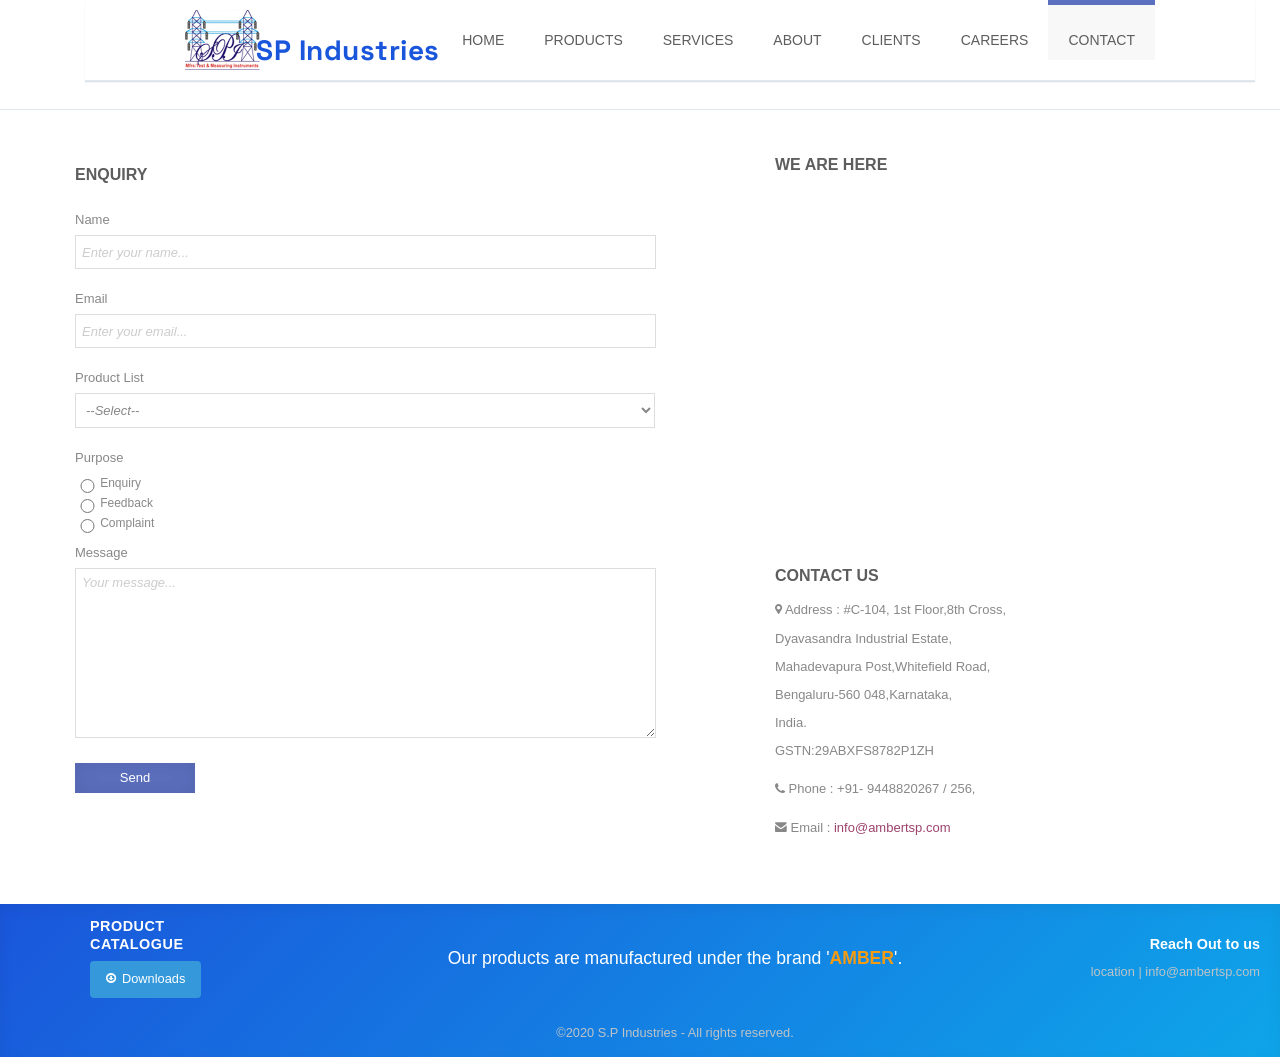
<file: contact.php.html>
<!DOCTYPE html>
<html lang="en">

    <head>

        <meta charset="utf-8">
        <title>S.P Industries | Contact Us</title>
        <meta name="viewport" content="width=device-width, initial-scale=1.0">
        <meta name="description" content="">
        <meta name="author" content="">

        <!-- CSS -->
    <link rel="stylesheet" href="https://fonts.googleapis.com/css2?family=Inter:wght@300;400;500;600;700&family=Space+Grotesk:wght@400;500;600;700&display=swap">
        <link rel="stylesheet" href="assets/bootstrap/css/bootstrap.min.css">
        <link rel="stylesheet" href="assets/prettyPhoto/css/prettyPhoto.css">
        <link rel="stylesheet" href="assets/css/flexslider.css">
        <link rel="stylesheet" href="assets/css/font-awesome.css">
        <link rel="stylesheet" href="assets/css/style.css">
        <link rel="stylesheet" href="assets/css/modern-enhancements.css">

        <!-- HTML5 shim, for IE6-8 support of HTML5 elements -->
        <!--[if lt IE 9]>
            <script src="http://html5shim.googlecode.com/svn/trunk/html5.js"></script>
        <![endif]-->

        <!-- Favicon and touch icons -->
     <!--    <link rel="shortcut icon" href="assets/ico/favicon.ico">
        <link rel="apple-touch-icon-precomposed" sizes="144x144" href="assets/ico/apple-touch-icon-144-precomposed.png">
        <link rel="apple-touch-icon-precomposed" sizes="114x114" href="assets/ico/apple-touch-icon-114-precomposed.png">
        <link rel="apple-touch-icon-precomposed" sizes="72x72" href="assets/ico/apple-touch-icon-72-precomposed.png">
        <link rel="apple-touch-icon-precomposed" href="assets/ico/apple-touch-icon-57-precomposed.png"> -->

    </head>

    <body>

        <!-- Header -->
        <div id="navbar-container"></div>

        <!-- Modern Hero Section -->
        <!-- <section class="modern-hero">
            <div class="container">
                <div class="hero-content">
                    <h1 class="hero-title">Contact Us</h1>
                </div>
            </div>
        </section> -->

        <!-- Contact Us -->
        <div class="contact-us container">
            <div class="row">
                <div class="contact-form span7">
                    <!--<p>Lorem ipsum dolor sit amet, consectetur adipisicing elit, sed do eiusmod tempor incididunt ut labore et. Ut wisi enim ad minim veniam, quis nostrud exerci tation ullamcorper <a href="">suscipit lobortis</a> nisl ut aliquip ex ea commodo consequat.</p>-->
					<h4>Enquiry </h4>
                    <form method="post" action="contact.php.html">
                        <label for="name" class="nameLabel">Name</label>
                          <input id="name" type="text" name="name" placeholder="Enter your name..." required="required" >
                        <label for="email" class="emailLabel">Email</label>
                          <input id="email" type="email" name="email" placeholder="Enter your email..." required="required">
						<label for="subject">Product List</label>
                          <select required="required">
						  <option class="prod">--Select--</option>
						  <option class="prod">CT Panel</option>
						  <option class="prod">PT Panel</option>
						  <option class="prod">High Voltage Source</option>
						  <option class="prod">High Current Source</option>
						  <option class="prod">CT Burden Box(5A)</option>
						  <option class="prod">CT Burden Box(1A)</option>
						  <option class="prod">Standard CT</option>
						  <option class="prod">Standard PT</option>
						  <option class="prod">Tan Delta & Capacitance Test set</option>
						  <option class="prod">Resistivity, Tan Delta & Dielectric Constant Test Set</option>
						  <option class="prod">Instrument Transformer Test Set</option>
						  <option class="prod">Transformer Ratio Meter</option>
						  <option class="prod">Automatic Transformer Ratio Meter</option>
						  <option class="prod">Digital Micro-Ohm Meter</option>
						  <option class="prod">Digital Winding Resistance Meter</option>
						  <option class="prod">Variable Frequency Generator </option>
						  <option class="prod">Others</option>
						  
						  
						  </select>
						 
                        <label for="subject">Purpose</label>
                          <input class="inrad" required="required" type="radio" name="purpose" value="enquiry">Enquiry<br>
						  <input class="inrad" required="required" type="radio" name="purpose" value="feedback">Feedback<br>
						  <input class="inrad" required="required" type="radio" name="purpose" value="complaint">Complaint
                        <label for="message" class="messageLabel">Message</label>
                          <textarea id="message" name="message" placeholder="Your message..."></textarea>
                        <button type="submit" name="submit">Send</button>
                    </form>
                </div>
                <div class="contact-address span5">
                    <h4>We Are Here</h4>
                    <div class="">
					
<iframe src="https://www.google.com/maps/embed?pb=!1m16!1m12!1m3!1d7775.276511461752!2d77.69193977478575!3d12.994973662973926!2m3!1f0!2f0!3f0!3m2!1i1024!2i768!4f13.1!2m1!1ssp+industries+mahadevapura+bangalore!5e0!3m2!1sen!2sin!4v1412920101834" width="450" height="350" frameborder="0" style="border:0"></iframe>
					</div>
                    <h4>Contact Us</h4>
                    <p><i class="icon-map-marker"></i> Address : #C-104, 1st Floor,8th Cross, <br>Dyavasandra Industrial Estate,<br> Mahadevapura Post,Whitefield Road,<br>Bengaluru-560 048,Karnataka,<br>India.<br>GSTN:29ABXFS8782P1ZH</p>
                    <p><i class="icon-phone"></i> Phone : +91- 9448820267 / 256,<br>
                        <!--<p><i class="icon-user"></i> Fax : 080-28513558</p>-->
                        <p><i class="icon-envelope-alt"></i> Email : <a href="mailto:info@ambertsp.com">info@ambertsp.com</a></p>
                </div>
            </div>
        </div>


    <!-- Footer (centralized) -->
    <div id="footer-container"></div>

        <!-- Javascript -->
    <script src="assets/js/jquery-1.8.2.min.js"></script>
    <script>console.debug('jQuery loaded?', typeof jQuery);</script>
    <script src="assets/js/navbar.js"></script>
    <script>console.debug('Navbar script inserted');</script>
    <script src="assets/js/footer.js"></script>
    <script src="assets/bootstrap/js/bootstrap.min.js"></script>
    <script src="assets/js/jquery.flexslider.js"></script>
    <script src="assets/js/jquery.tweet.js"></script>
    <script src="assets/js/jflickrfeed.js"></script>
    <script src="http://maps.google.com/maps/api/js?sensor=true"></script>
    <script src="assets/js/jquery.ui.map.min.js"></script>
    <script src="assets/js/jquery.quicksand.js"></script>
    <script src="assets/prettyPhoto/js/jquery.prettyPhoto.js"></script>
    <script src="assets/js/scripts.js"></script>

    </body>

</html>
</file>
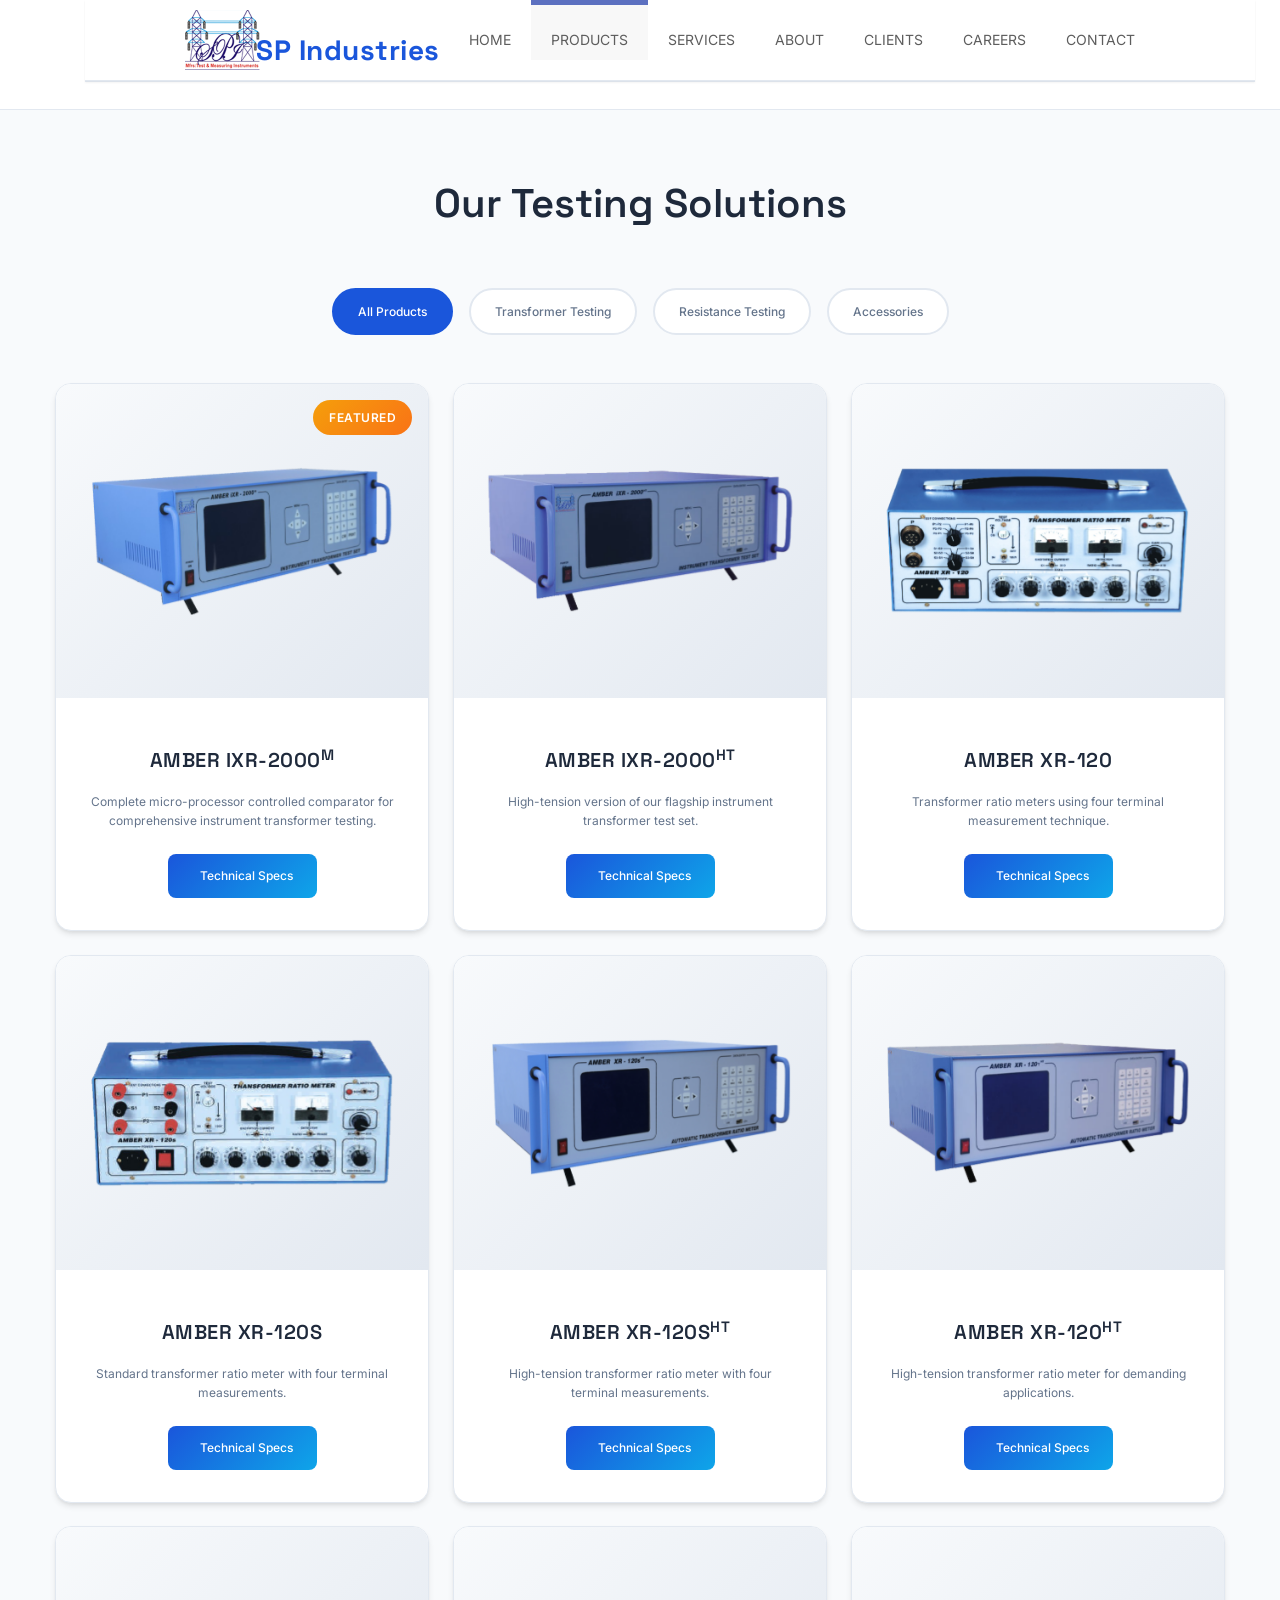
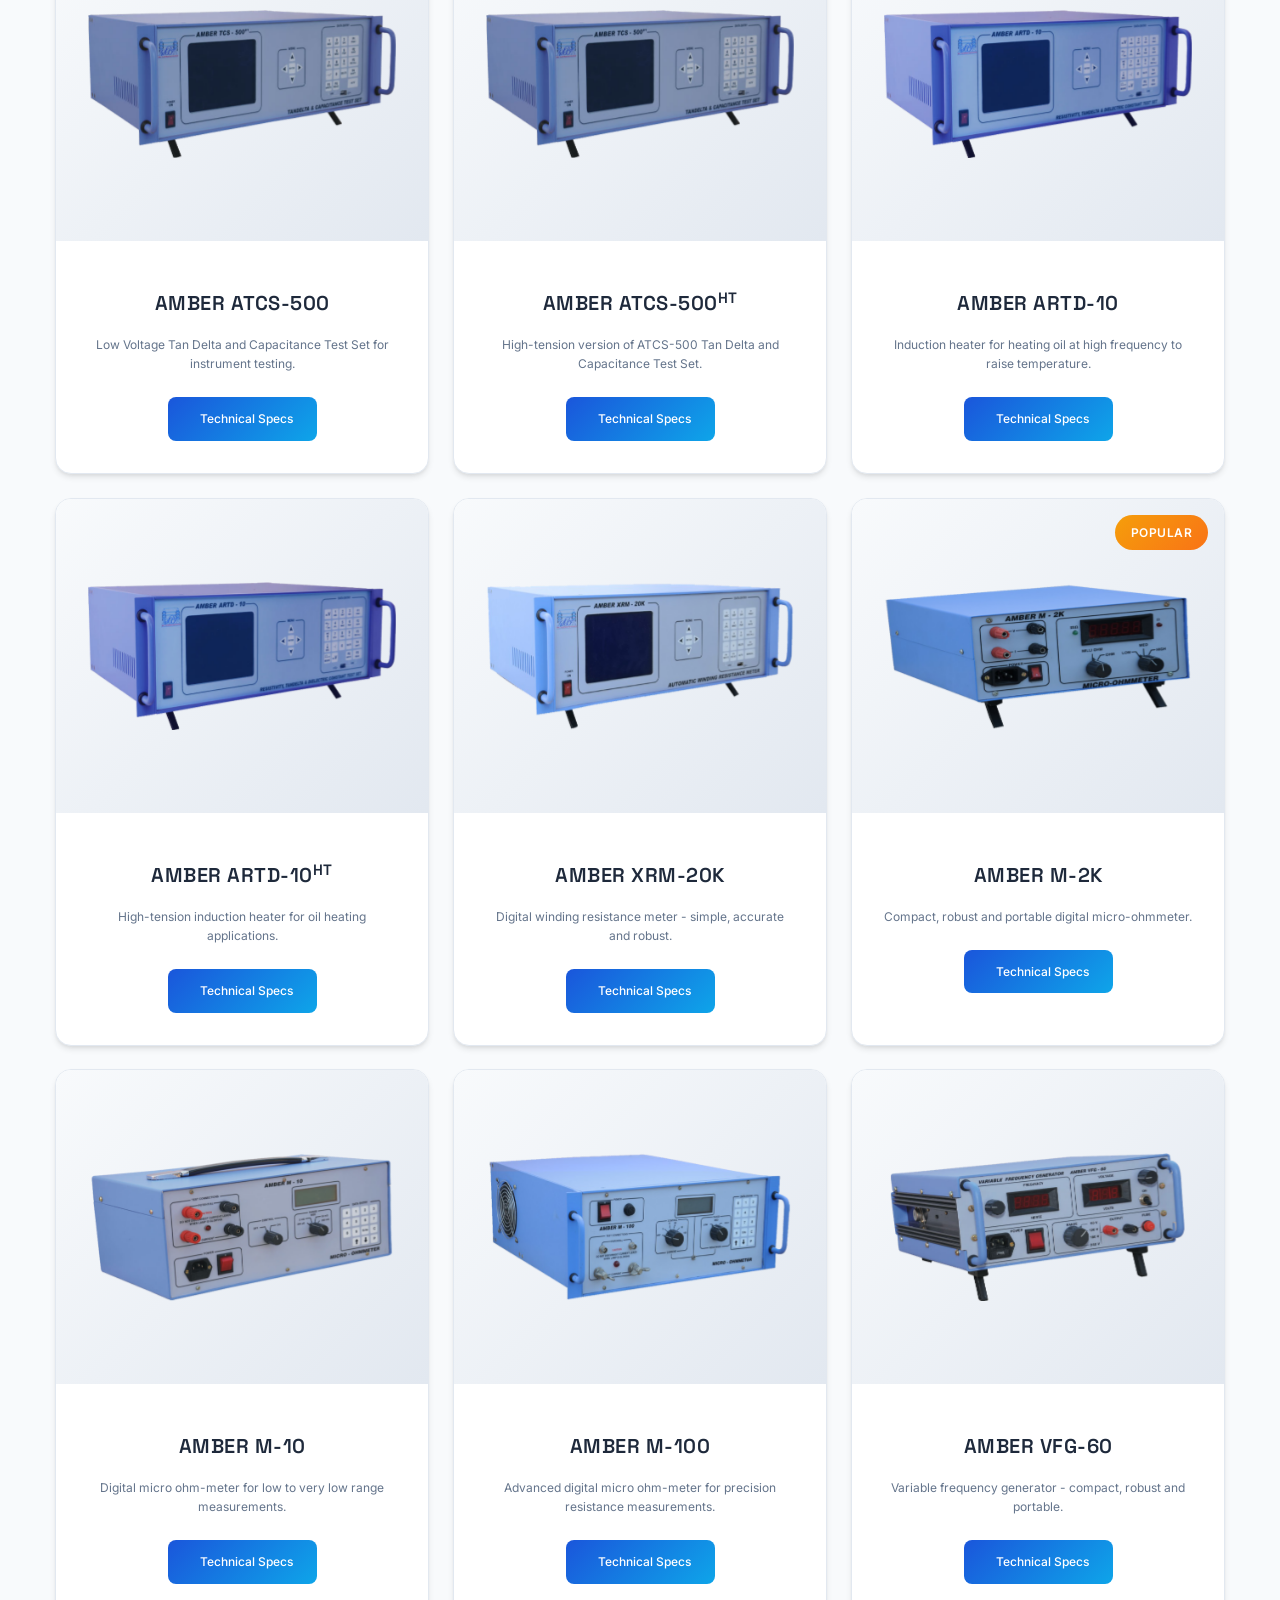
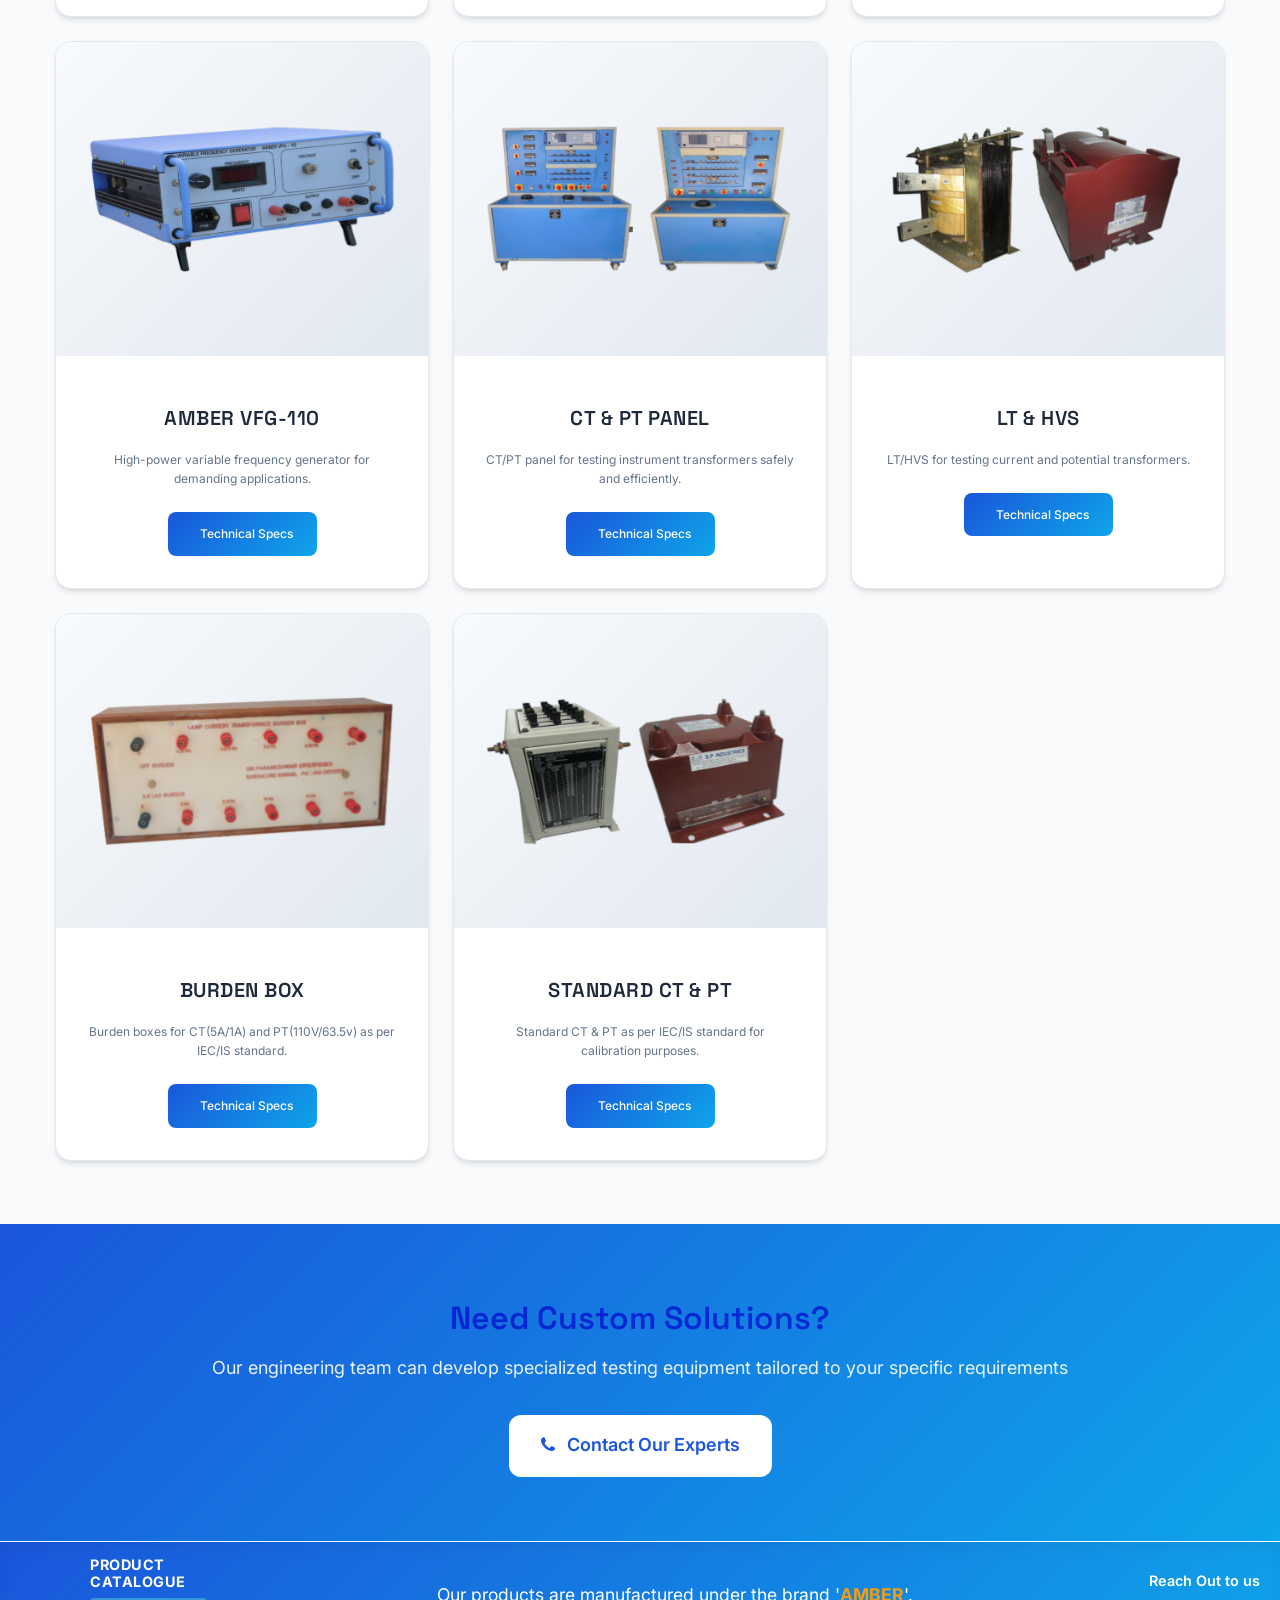
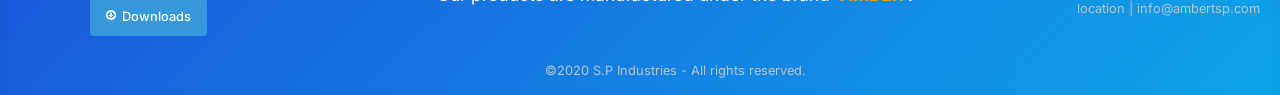
<file: product.html>
<!DOCTYPE html>
<html lang="en">

    <head>
        <meta charset="utf-8">
        <title>AMBER Products - Precision Testing Equipment | SP Industries</title>
        <meta name="viewport" content="width=device-width, initial-scale=1.0">
        <meta name="description" content="Discover our complete range of AMBER precision testing equipment including Instrument Transformer Test Sets, Digital Micro-ohm Meters, and advanced electrical testing solutions.">
        <meta name="keywords" content="AMBER, Instrument Transformer Test Set, Digital Micro-ohm Meter, Electrical Testing Equipment, Precision Testing, SP Industries">
        <meta name="author" content="SP Industries">
        
        <!-- Performance optimizations -->
        <link rel="dns-prefetch" href="//fonts.googleapis.com">
        <link rel="preload" href="assets/img/portfolio/" as="fetch" crossorigin>
        <meta http-equiv="X-UA-Compatible" content="IE=edge">

        <!-- CSS - Optimized loading order -->
        <link rel="preconnect" href="https://fonts.googleapis.com">
        <link rel="preconnect" href="https://fonts.gstatic.com" crossorigin>
        <link rel="stylesheet" href="https://fonts.googleapis.com/css2?family=Inter:wght@300;400;500;600;700&family=Space+Grotesk:wght@400;500;600;700&display=swap">
        <link rel="stylesheet" href="assets/bootstrap/css/bootstrap.min.css">
        <link rel="stylesheet" href="assets/css/style.css">
        <link rel="stylesheet" href="assets/css/modern-enhancements.css">
        <link rel="preload" href="assets/prettyPhoto/css/prettyPhoto.css" as="style" onload="this.onload=null;this.rel='stylesheet'">
        <link rel="preload" href="assets/css/flexslider.css" as="style" onload="this.onload=null;this.rel='stylesheet'">
        <link rel="preload" href="assets/css/font-awesome.css" as="style" onload="this.onload=null;this.rel='stylesheet'">        <!-- Modern CSS additions -->
        <style>
        :root {
            --primary-color: #1a56db;
            --secondary-color: #0ea5e9;
            --accent-color: #f59e0b;
            --text-dark: #1e293b;
            --text-light: #64748b;
            --bg-light: #f8fafc;
            --border-light: #e2e8f0;
            --gradient-primary: linear-gradient(135deg, #1a56db 0%, #0ea5e9 100%);
            --gradient-accent: linear-gradient(135deg, #f59e0b 0%, #f97316 100%);
            --success-color: #10b981;
            --card-shadow: 0 4px 6px -1px rgba(0, 0, 0, 0.1), 0 2px 4px -1px rgba(0, 0, 0, 0.06);
            --card-shadow-hover: 0 20px 25px -5px rgba(0, 0, 0, 0.1), 0 10px 10px -5px rgba(0, 0, 0, 0.04);
        }

        body {
            font-family: 'Inter', -apple-system, BlinkMacSystemFont, 'Segoe UI', Roboto, sans-serif;
            line-height: 1.6;
            color: var(--text-dark);
            background: #ffffff;
        }

    /* .modern-navbar now globally styled in assets/css/style.css */

        .modern-hero {
            background: var(--gradient-primary);
            padding: 5rem 0 3rem;
            margin-top: 0;
            position: relative;
            overflow: hidden;
        }

        .modern-hero::before {
            content: '';
            position: absolute;
            top: 0;
            left: 0;
            right: 0;
            bottom: 0;
            background: url('data:image/svg+xml,<svg xmlns="http://www.w3.org/2000/svg" viewBox="0 0 1000 1000"><defs><pattern id="grid" width="40" height="40" patternUnits="userSpaceOnUse"><path d="M 40 0 L 0 0 0 40" fill="none" stroke="rgba(255,255,255,0.1)" stroke-width="1"/></pattern></defs><rect width="100%" height="100%" fill="url(%23grid)"/></svg>');
            opacity: 0.3;
        }

        .hero-content {
            position: relative;
            z-index: 2;
            color: white;
            text-align: center;
        }

        .hero-title {
            font-family: 'Space Grotesk', sans-serif;
            font-size: 3.5rem;
            font-weight: 700;
            margin-bottom: 1rem;
            line-height: 1.1;
        }

        .hero-subtitle {
            font-size: 1.25rem;
            opacity: 0.9;
            margin-bottom: 2rem;
            max-width: 700px;
            margin-left: auto;
            margin-right: auto;
        }

        .breadcrumb-modern {
            background: transparent;
            color: rgba(255, 255, 255, 0.8);
            font-size: 0.875rem;
            margin-bottom: 1rem;
        }

        .breadcrumb-modern a {
            color: rgba(255, 255, 255, 0.8);
            text-decoration: none;
        }

        .breadcrumb-modern a:hover {
            color: white;
        }

        .products-section {
            padding: 4rem 0;
            background: var(--bg-light);
        }

        .section-header {
            text-align: center;
            margin-bottom: 4rem;
        }

        .section-title {
            font-family: 'Space Grotesk', sans-serif;
            font-size: 2.5rem;
            font-weight: 600;
            color: var(--text-dark);
            margin-bottom: 1rem;
        }

        .section-subtitle {
            color: var(--text-light);
            font-size: 1.125rem;
            max-width: 600px;
            margin: 0 auto;
        }

        .product-categories {
            display: flex;
            justify-content: center;
            flex-wrap: wrap;
            gap: 1rem;
            margin-bottom: 3rem;
        }

        .category-filter {
            padding: 0.75rem 1.5rem;
            background: white;
            border: 2px solid var(--border-light);
            border-radius: 2rem;
            color: var(--text-light);
            text-decoration: none;
            font-weight: 500;
            transition: all 0.3s ease;
        }

        .category-filter:hover,
        .category-filter.active {
            background: var(--primary-color);
            border-color: var(--primary-color);
            color: white;
            text-decoration: none;
        }

        .products-grid {
            display: grid;
            grid-template-columns: repeat(auto-fit, minmax(280px, 1fr));
            gap: 1.5rem;
            margin-top: 2rem;
            contain: layout;
        }



        .product-card {
            background: white;
            border-radius: 1rem;
            overflow: hidden;
            box-shadow: var(--card-shadow);
            transition: all 0.3s ease;
            border: 1px solid var(--border-light);
        }

        .product-card:hover {
            transform: translateY(-5px);
            box-shadow: var(--card-shadow-hover);
        }

        .product-image {
            position: relative;
            background: linear-gradient(135deg, #f8fafc 0%, #e2e8f0 100%);
            padding: 2rem;
            display: flex;
            align-items: center;
            justify-content: center;
            min-height: 250px;
        }

        .product-image img {
            max-width: 100%;
            max-height: 200px;
            object-fit: contain;
            transition: transform 0.3s ease;
        }

        .product-card:hover .product-image img {
            transform: scale(1.05);
        }

        .product-badge {
            position: absolute;
            top: 1rem;
            right: 1rem;
            background: var(--gradient-accent);
            color: white;
            padding: 0.5rem 1rem;
            border-radius: 2rem;
            font-size: 0.75rem;
            font-weight: 600;
            text-transform: uppercase;
            letter-spacing: 0.5px;
        }

        .product-content {
            padding: 2rem;
        }

        .product-title {
            font-family: 'Space Grotesk', sans-serif;
            font-size: 1.25rem;
            font-weight: 600;
            color: var(--text-dark);
            margin-bottom: 0.75rem;
            text-transform: uppercase;
            letter-spacing: 0.5px;
        }

        .product-description {
            color: var(--text-light);
            margin-bottom: 1.5rem;
            line-height: 1.6;
        }

        .product-features {
            list-style: none;
            padding: 0;
            margin: 1rem 0;
        }

        .product-features li {
            color: var(--text-light);
            font-size: 0.875rem;
            margin-bottom: 0.5rem;
            display: flex;
            align-items: center;
        }

        .product-features li::before {
            content: '✓';
            background: var(--success-color);
            color: white;
            width: 1.25rem;
            height: 1.25rem;
            border-radius: 50%;
            display: flex;
            align-items: center;
            justify-content: center;
            font-size: 0.75rem;
            margin-right: 0.75rem;
            flex-shrink: 0;
        }

        .product-actions {
            display: flex;
            gap: 1rem;
            align-items: center;
            justify-content: center;
        }

        .btn-primary-modern {
            background: var(--gradient-primary);
            color: white;
            padding: 0.75rem 1.5rem;
            border-radius: 0.5rem;
            text-decoration: none;
            font-weight: 500;
            transition: all 0.3s ease;
            display: inline-flex;
            align-items: center;
            gap: 0.5rem;
        }

        .btn-primary-modern:hover {
            transform: translateY(-2px);
            box-shadow: 0 10px 20px rgba(26, 86, 219, 0.3);
            color: white;
            text-decoration: none;
        }

        .cta-section {
            background: var(--gradient-primary);
            padding: 4rem 0;
            text-align: center;
            color: white;
        }

        .cta-title {
            font-family: 'Space Grotesk', sans-serif;
            font-size: 2rem;
            font-weight: 600;
            margin-bottom: 1rem;
        }

        .cta-subtitle {
            font-size: 1.125rem;
            opacity: 0.9;
            margin-bottom: 2rem;
        }

        .btn-cta {
            background: white;
            color: var(--primary-color);
            padding: 1rem 2rem;
            border-radius: 0.75rem;
            text-decoration: none;
            font-weight: 600;
            font-size: 1.125rem;
            transition: all 0.3s ease;
            display: inline-flex;
            align-items: center;
            gap: 0.75rem;
        }

        .btn-cta:hover {
            transform: translateY(-2px);
            box-shadow: 0 10px 25px rgba(255, 255, 255, 0.3);
            color: var(--primary-color);
            text-decoration: none;
        }

        @media (max-width: 768px) {
            .hero-title {
                font-size: 2.5rem;
            }
            
            .section-title {
                font-size: 2rem;
            }

            .products-grid {
                grid-template-columns: 1fr;
            }

            .product-actions {
                flex-direction: column;
            }

            .category-filter {
                font-size: 0.875rem;
                padding: 0.5rem 1rem;
            }
        }
        </style>
    </head>

    <body> 
        <!-- Centralized Navbar Placeholder -->
        <div id="navbar-container"></div>

        <!-- Modern Hero Section -->
        <!-- <section class="modern-hero">
            <div class="container">
                <div class="hero-content">
                    <h1 class="hero-title">AMBER Products</h1>
                </div>
            </div>
        </section> -->

        <!-- Products Section -->
        <section class="products-section">
            <div class="container">
                <div class="section-header">
                    <h2 class="section-title">Our Testing Solutions</h2>
                    <!-- <p class="section-subtitle">
                        Browse our complete range of electrical testing equipment, meticulously engineered for precision and reliability
                    </p> -->
                </div>

                <!-- Product Categories Filter -->
                <div class="product-categories">
                    <a href="#" class="category-filter active" data-filter="all">All Products</a>
                    <a href="#" class="category-filter" data-filter="transformer-testing">Transformer Testing</a>
                    <a href="#" class="category-filter" data-filter="resistance-testing">Resistance Testing</a>
                    <a href="#" class="category-filter" data-filter="accessories">Accessories</a>
                </div>



                <!-- Products Grid -->
                <div class="products-grid" id="products-grid">
                    <!-- Instrument Transformer Test Sets -->
                    <div class="product-card" data-category="transformer-testing">
                        <div class="product-image">
                            <span class="product-badge">Featured</span>
                            <img alt="AMBER iXR-2000M" src="assets/img/portfolio/p1.png" />
                        </div>
                        <div class="product-content">
                            <h3 class="product-title">AMBER iXR-2000<sup>M</sup></h3>
                            <p class="product-description">
                                Complete micro-processor controlled comparator for comprehensive instrument transformer testing.
                            </p>
                            <div class="product-actions">
                                <a href="assets/pdf/iXR-2000M.pdf" target="_blank" class="btn-primary-modern">
                                    <i class="icon-file-text"></i>
                                    Technical Specs
                                </a>
                            </div>
                        </div>
                    </div>

                    <div class="product-card" data-category="transformer-testing">
                        <div class="product-image">
                            <img alt="AMBER iXR-2000HT" src="assets/img/portfolio/p2.png" />
                        </div>
                        <div class="product-content">
                            <h3 class="product-title">AMBER iXR-2000<sup>HT</sup></h3>
                            <p class="product-description">
                                High-tension version of our flagship instrument transformer test set.
                            </p>
                            <div class="product-actions">
                                <a href="assets/pdf/iXR-2000HT.pdf" target="_blank" class="btn-primary-modern">
                                    <i class="icon-file-text"></i>
                                    Technical Specs
                                </a>
                            </div>
                        </div>
                    </div>

                    <!-- Transformer Ratio Meters -->
                    <div class="product-card" data-category="transformer-testing">
                        <div class="product-image">
                            <img alt="AMBER XR-120" src="assets/img/portfolio/p3.png" />
                        </div>
                        <div class="product-content">
                            <h3 class="product-title">AMBER XR-120</h3>
                            <p class="product-description">
                                Transformer ratio meters using four terminal measurement technique.
                            </p>
                            <div class="product-actions">
                                <a href="assets/pdf/XR-120_XR-120s.pdf" target="_blank" class="btn-primary-modern">
                                    <i class="icon-file-text"></i>
                                    Technical Specs
                                </a>
                            </div>
                        </div>
                    </div>

                    <div class="product-card" data-category="transformer-testing">
                        <div class="product-image">
                            <img alt="AMBER XR-120S" src="assets/img/portfolio/p4.png" />
                        </div>
                        <div class="product-content">
                            <h3 class="product-title">AMBER XR-120S</h3>
                            <p class="product-description">
                                Standard transformer ratio meter with four terminal measurements.
                            </p>
                            <div class="product-actions">
                                <a href="assets/pdf/XR-120_XR-120s.pdf" target="_blank" class="btn-primary-modern">
                                    <i class="icon-file-text"></i>
                                    Technical Specs
                                </a>
                            </div>
                        </div>
                    </div>

                    <div class="product-card" data-category="transformer-testing">
                        <div class="product-image">
                            <img alt="AMBER XR-120S HT" src="assets/img/portfolio/p5.png" />
                        </div>
                        <div class="product-content">
                            <h3 class="product-title">AMBER XR-120S<sup>HT</sup></h3>
                            <p class="product-description">
                                High-tension transformer ratio meter with four terminal measurements.
                            </p>
                            <div class="product-actions">
                                <a href="assets/pdf/XR-120sHT_XR-120HT.pdf" target="_blank" class="btn-primary-modern">
                                    <i class="icon-file-text"></i>
                                    Technical Specs
                                </a>
                            </div>
                        </div>
                    </div>

                    <div class="product-card" data-category="transformer-testing">
                        <div class="product-image">
                            <img alt="AMBER XR-120 HT" src="assets/img/portfolio/p6.png" />
                        </div>
                        <div class="product-content">
                            <h3 class="product-title">AMBER XR-120<sup>HT</sup></h3>
                            <p class="product-description">
                                High-tension transformer ratio meter for demanding applications.
                            </p>
                            <div class="product-actions">
                                <a href="assets/pdf/XR-120sHT_XR-120HT.pdf" target="_blank" class="btn-primary-modern">
                                    <i class="icon-file-text"></i>
                                    Technical Specs
                                </a>
                            </div>
                        </div>
                    </div>

                    <!-- Tan Delta Test Sets -->
                    <div class="product-card" data-category="transformer-testing">
                        <div class="product-image">
                            <img alt="AMBER ATCS-500" src="assets/img/portfolio/p7.png" />
                        </div>
                        <div class="product-content">
                            <h3 class="product-title">AMBER ATCS-500</h3>
                            <p class="product-description">
                                Low Voltage Tan Delta and Capacitance Test Set for instrument testing.
                            </p>
                            <div class="product-actions">
                                <a href="assets/pdf/ATCS-500.pdf" target="_blank" class="btn-primary-modern">
                                    <i class="icon-file-text"></i>
                                    Technical Specs
                                </a>
                            </div>
                        </div>
                    </div>

                    <div class="product-card" data-category="transformer-testing">
                        <div class="product-image">
                            <img alt="AMBER ATCS-500 HT" src="assets/img/portfolio/p8.png" />
                        </div>
                        <div class="product-content">
                            <h3 class="product-title">AMBER ATCS-500<sup>HT</sup></h3>
                            <p class="product-description">
                                High-tension version of ATCS-500 Tan Delta and Capacitance Test Set.
                            </p>
                            <div class="product-actions">
                                <a href="assets/pdf/ATCS-500.pdf" target="_blank" class="btn-primary-modern">
                                    <i class="icon-file-text"></i>
                                    Technical Specs
                                </a>
                            </div>
                        </div>
                    </div>

                    <!-- Oil Test Sets -->
                    <div class="product-card" data-category="transformer-testing">
                        <div class="product-image">
                            <img alt="AMBER ARTD-10" src="assets/img/portfolio/p9.png" />
                        </div>
                        <div class="product-content">
                            <h3 class="product-title">AMBER ARTD-10</h3>
                            <p class="product-description">
                                Induction heater for heating oil at high frequency to raise temperature.
                            </p>
                            <div class="product-actions">
                                <a href="assets/pdf/ARTD-10.pdf" target="_blank" class="btn-primary-modern">
                                    <i class="icon-file-text"></i>
                                    Technical Specs
                                </a>
                            </div>
                        </div>
                    </div>

                    <div class="product-card" data-category="transformer-testing">
                        <div class="product-image">
                            <img alt="AMBER ARTD-10 HT" src="assets/img/portfolio/p10.png" />
                        </div>
                        <div class="product-content">
                            <h3 class="product-title">AMBER ARTD-10<sup>HT</sup></h3>
                            <p class="product-description">
                                High-tension induction heater for oil heating applications.
                            </p>
                            <div class="product-actions">
                                <a href="assets/pdf/ARTD-10HT.pdf" target="_blank" class="btn-primary-modern">
                                    <i class="icon-file-text"></i>
                                    Technical Specs
                                </a>
                            </div>
                        </div>
                    </div>

                    <!-- Winding Resistance Meters -->
                    <div class="product-card" data-category="resistance-testing">
                        <div class="product-image">
                            <img alt="AMBER XRM-20K" src="assets/img/portfolio/p11.png" loading="lazy" />
                        </div>
                        <div class="product-content">
                            <h3 class="product-title">AMBER XRM-20K</h3>
                            <p class="product-description">
                                Digital winding resistance meter - simple, accurate and robust.
                            </p>
                            <div class="product-actions">
                                <a href="assets/pdf/XRM-20K.pdf" target="_blank" class="btn-primary-modern">
                                    <i class="icon-file-text"></i>
                                    Technical Specs
                                </a>
                            </div>
                        </div>
                    </div>

                    <!-- Micro-ohm Meters -->
                    <div class="product-card" data-category="resistance-testing">
                        <div class="product-image">
                            <span class="product-badge">Popular</span>
                            <img alt="AMBER M-2K" src="assets/img/portfolio/p12.png" loading="lazy" />
                        </div>
                        <div class="product-content">
                            <h3 class="product-title">AMBER M-2K</h3>
                            <p class="product-description">
                                Compact, robust and portable digital micro-ohmmeter.
                            </p>
                            <div class="product-actions">
                                <a href="assets/pdf/M-2K.pdf" target="_blank" class="btn-primary-modern">
                                    <i class="icon-file-text"></i>
                                    Technical Specs
                                </a>
                            </div>
                        </div>
                    </div>

                    <div class="product-card" data-category="resistance-testing">
                        <div class="product-image">
                            <img alt="AMBER M-10" src="assets/img/portfolio/p13.png" loading="lazy" />
                        </div>
                        <div class="product-content">
                            <h3 class="product-title">AMBER M-10</h3>
                            <p class="product-description">
                                Digital micro ohm-meter for low to very low range measurements.
                            </p>
                            <div class="product-actions">
                                <a href="assets/pdf/M-10_M-100.pdf" target="_blank" class="btn-primary-modern">
                                    <i class="icon-file-text"></i>
                                    Technical Specs
                                </a>
                            </div>
                        </div>
                    </div>

                    <div class="product-card" data-category="resistance-testing">
                        <div class="product-image">
                            <img alt="AMBER M-100" src="assets/img/portfolio/p14.png" loading="lazy" />
                        </div>
                        <div class="product-content">
                            <h3 class="product-title">AMBER M-100</h3>
                            <p class="product-description">
                                Advanced digital micro ohm-meter for precision resistance measurements.
                            </p>
                            <div class="product-actions">
                                <a href="assets/pdf/M-10_M-100.pdf" target="_blank" class="btn-primary-modern">
                                    <i class="icon-file-text"></i>
                                    Technical Specs
                                </a>
                            </div>
                        </div>
                    </div>

                    <!-- Variable Frequency Generators -->
                    <div class="product-card" data-category="accessories">
                        <div class="product-image">
                            <img alt="AMBER VFG-60" src="assets/img/portfolio/p15.png" loading="lazy" />
                        </div>
                        <div class="product-content">
                            <h3 class="product-title">AMBER VFG-60</h3>
                            <p class="product-description">
                                Variable frequency generator - compact, robust and portable.
                            </p>
                            <div class="product-actions">
                                <a href="assets/pdf/VFG-60_VFG-110.pdf" target="_blank" class="btn-primary-modern">
                                    <i class="icon-file-text"></i>
                                    Technical Specs
                                </a>
                            </div>
                        </div>
                    </div>

                    <div class="product-card" data-category="accessories">
                        <div class="product-image">
                            <img alt="AMBER VFG-110" src="assets/img/portfolio/p16.png" loading="lazy" />
                        </div>
                        <div class="product-content">
                            <h3 class="product-title">AMBER VFG-110</h3>
                            <p class="product-description">
                                High-power variable frequency generator for demanding applications.
                            </p>
                            <div class="product-actions">
                                <a href="assets/pdf/VFG-60_VFG-110.pdf" target="_blank" class="btn-primary-modern">
                                    <i class="icon-file-text"></i>
                                    Technical Specs
                                </a>
                            </div>
                        </div>
                    </div>

                    <!-- Testing Panels & Accessories -->
                    <div class="product-card" data-category="accessories">
                        <div class="product-image">
                            <img alt="CT & PT Panel" src="assets/img/portfolio/p17.png" loading="lazy" />
                        </div>
                        <div class="product-content">
                            <h3 class="product-title">CT & PT Panel</h3>
                            <p class="product-description">
                                CT/PT panel for testing instrument transformers safely and efficiently.
                            </p>
                            <div class="product-actions">
                                <a href="assets/pdf/Accessories.pdf" target="_blank" class="btn-primary-modern">
                                    <i class="icon-file-text"></i>
                                    Technical Specs
                                </a>
                            </div>
                        </div>
                    </div>

                    <div class="product-card" data-category="accessories">
                        <div class="product-image">
                            <img alt="LT & HVS" src="assets/img/portfolio/p18.png" loading="lazy" />
                        </div>
                        <div class="product-content">
                            <h3 class="product-title">LT & HVS</h3>
                            <p class="product-description">
                                LT/HVS for testing current and potential transformers.
                            </p>
                            <div class="product-actions">
                                <a href="assets/pdf/Accessories.pdf" target="_blank" class="btn-primary-modern">
                                    <i class="icon-file-text"></i>
                                    Technical Specs
                                </a>
                            </div>
                        </div>
                    </div>

                    <div class="product-card" data-category="accessories">
                        <div class="product-image">
                            <img alt="Burden Box" src="assets/img/portfolio/p19.png" loading="lazy" />
                        </div>
                        <div class="product-content">
                            <h3 class="product-title">Burden Box</h3>
                            <p class="product-description">
                                Burden boxes for CT(5A/1A) and PT(110V/63.5v) as per IEC/IS standard.
                            </p>
                            <div class="product-actions">
                                <a href="assets/pdf/Accessories.pdf" target="_blank" class="btn-primary-modern">
                                    <i class="icon-file-text"></i>
                                    Technical Specs
                                </a>
                            </div>
                        </div>
                    </div>

                    <div class="product-card" data-category="accessories">
                        <div class="product-image">
                            <img alt="Standard CT & PT" src="assets/img/portfolio/p20.png" loading="lazy" />
                        </div>
                        <div class="product-content">
                            <h3 class="product-title">Standard CT & PT</h3>
                            <p class="product-description">
                                Standard CT & PT as per IEC/IS standard for calibration purposes.
                            </p>
                            <div class="product-actions">
                                <a href="assets/pdf/Accessories.pdf" target="_blank" class="btn-primary-modern">
                                    <i class="icon-file-text"></i>
                                    Technical Specs
                                </a>
                            </div>
                        </div>
                    </div>
                </div>
            </div>
        </section>

        <!-- Call to Action -->
        <section class="cta-section">
            <div class="container">
                <h2 class="cta-title">Need Custom Solutions?</h2>
                <p class="cta-subtitle">
                    Our engineering team can develop specialized testing equipment tailored to your specific requirements
                </p>
                <a href="contact.php.html" class="btn-cta">
                    <i class="icon-phone"></i>
                    Contact Our Experts
                </a>
            </div>
        </section>

        
        <script src="assets/js/navbar.js"></script>
        <script src="assets/js/footer.js"></script>
        <!-- Critical scripts loaded first -->
        <script src="assets/js/jquery-1.8.2.min.js"></script>
        <!-- Non-critical scripts loaded asynchronously -->
        <script async src="assets/bootstrap/js/bootstrap.min.js"></script>
        <script async src="assets/js/jquery.flexslider.js"></script>
        <script async src="assets/prettyPhoto/js/jquery.prettyPhoto.js"></script>
        <script async src="assets/js/scripts.js"></script>
        
        <script>
        // Optimized JavaScript for better performance
        document.addEventListener('DOMContentLoaded', function() {
            // Cache DOM elements for better performance
            const filters = document.querySelectorAll('.category-filter');
            const products = document.querySelectorAll('.product-card');
            
            // Use event delegation for better performance
            document.querySelector('.product-categories').addEventListener('click', function(e) {
                if (e.target.classList.contains('category-filter')) {
                    e.preventDefault();
                    
                    // Remove active class from current active filter
                    document.querySelector('.category-filter.active').classList.remove('active');
                    // Add active class to clicked filter
                    e.target.classList.add('active');
                    
                    const category = e.target.dataset.filter;
                    
                    // Use requestAnimationFrame for smooth rendering
                    requestAnimationFrame(() => {
                        products.forEach(product => {
                            const shouldShow = category === 'all' || product.dataset.category === category;
                            product.style.display = shouldShow ? 'block' : 'none';
                            if (shouldShow) {
                                product.style.opacity = '0';
                                product.style.transform = 'translateY(20px)';
                                requestAnimationFrame(() => {
                                    product.style.transition = 'opacity 0.3s ease, transform 0.3s ease';
                                    product.style.opacity = '1';
                                    product.style.transform = 'translateY(0)';
                                });
                            }
                        });
                    });
                }
            });

            // Lazy load prettyPhoto only when needed
            let prettyPhotoLoaded = false;
            function initPrettyPhoto() {
                if (!prettyPhotoLoaded && typeof jQuery !== 'undefined') {
                    jQuery("a[rel^='prettyPhoto']").prettyPhoto({
                        theme: 'pp_default',
                        hook: 'rel',
                        opacity: 0.80,
                        show_title: true,
                        allow_resize: true,
                        default_width: 500,
                        default_height: 344
                    });
                    prettyPhotoLoaded = true;
                }
            }

            // Initialize prettyPhoto on first hover
            document.addEventListener('mouseover', function(e) {
                if (e.target.closest("a[rel^='prettyPhoto']")) {
                    initPrettyPhoto();
                }
            }, { once: true });

            // Optimized smooth scroll with passive event listeners
            document.addEventListener('click', function(e) {
                if (e.target.matches('a[href^="#"]')) {
                    e.preventDefault();
                    const target = document.querySelector(e.target.getAttribute('href'));
                    if (target) {
                        target.scrollIntoView({
                            behavior: 'smooth',
                            block: 'start'
                        });
                    }
                }
            }, { passive: false });
        });
        </script>
        </body>
</html>
</file>
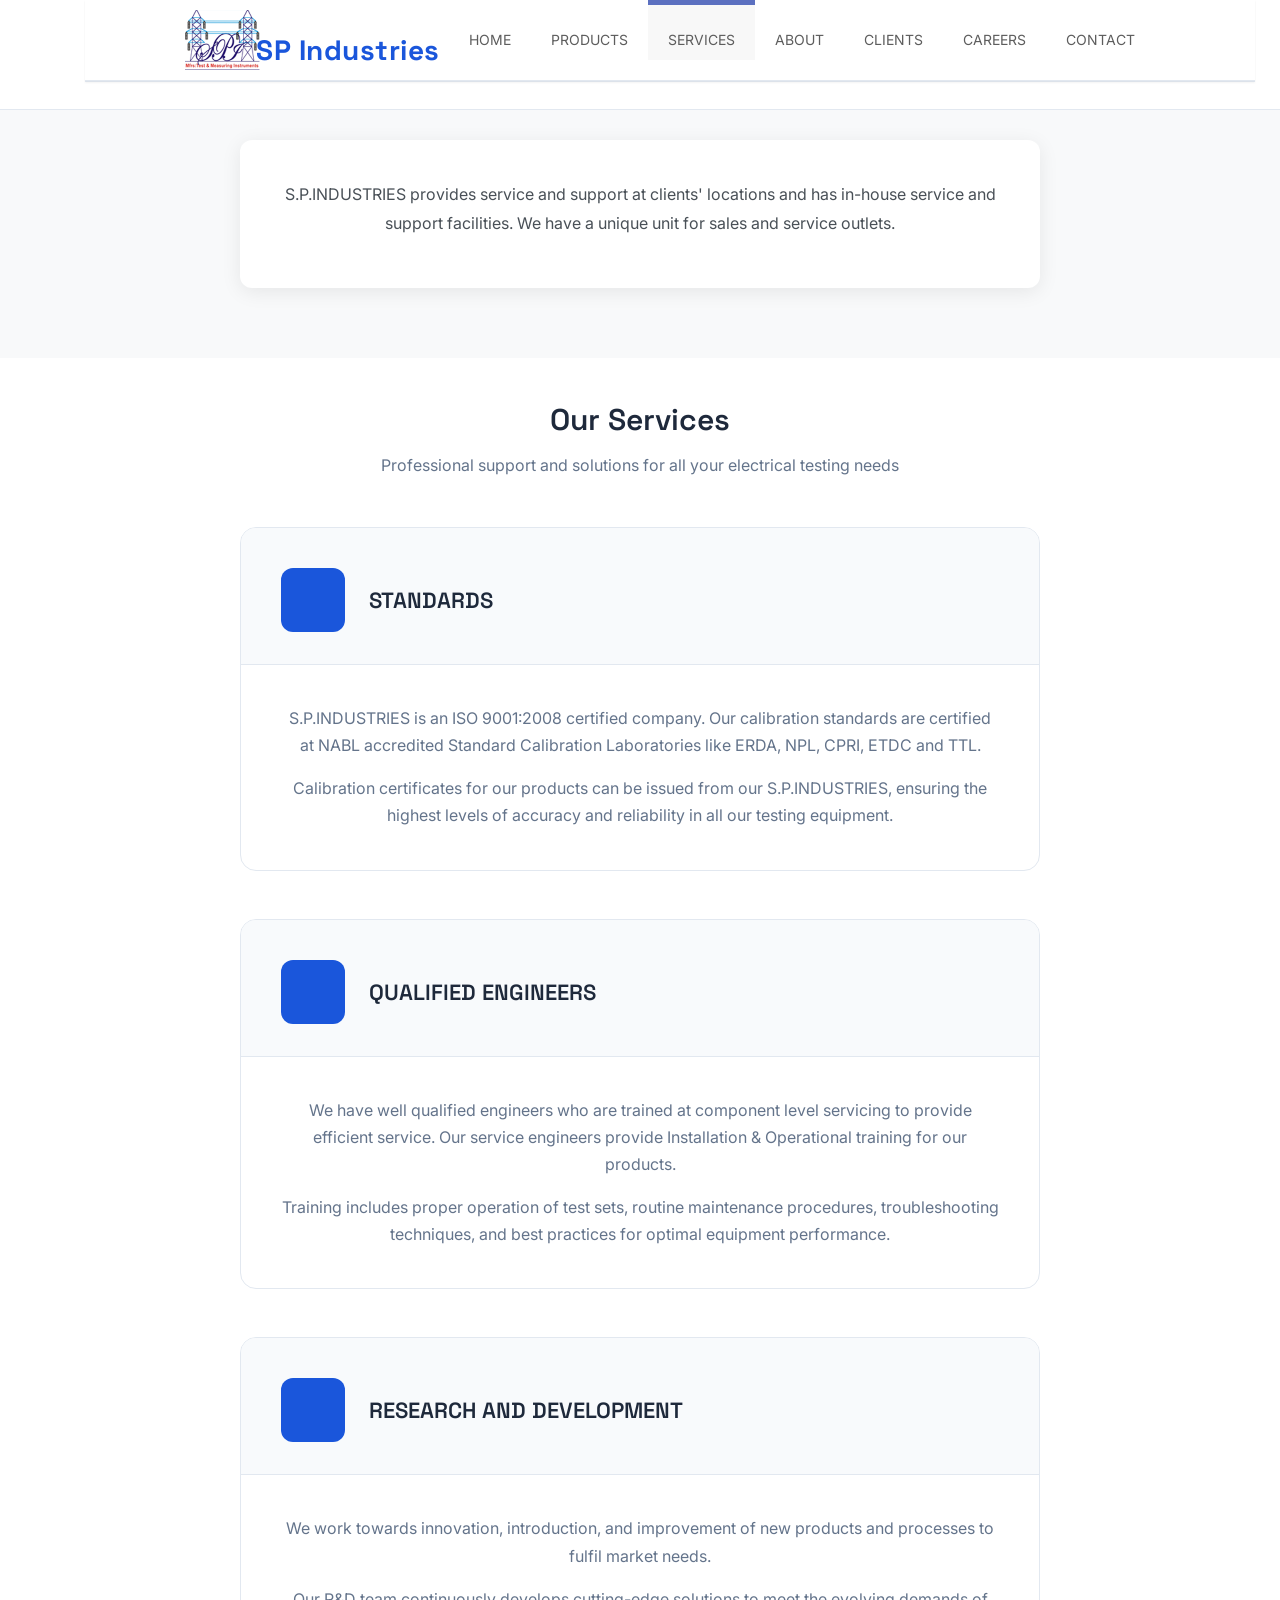
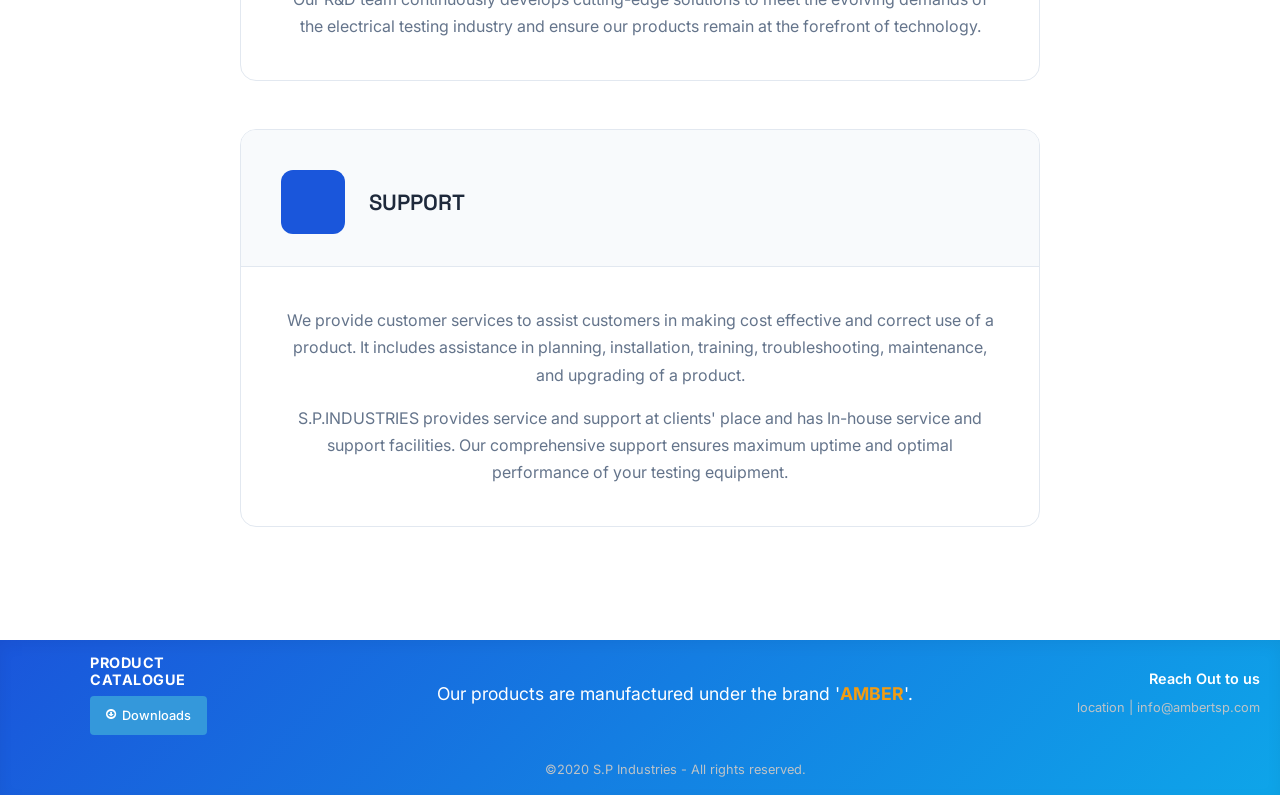
<file: services.html>
<!DOCTYPE html>
<html lang="en">

    <head>

        <meta charset="utf-8">
        <title>S.P INDUSTRIES | Services</title>
        <meta name="viewport" content="width=device-width, initial-scale=1.0">
        <meta name="description" content="Professional services and support for AMBER testing equipment - ISO 9001:2008 certified calibration, qualified engineers, R&D, and comprehensive customer support">
        <meta name="author" content="S.P Industries">

        <!-- CSS -->
        <link rel="stylesheet" href="https://fonts.googleapis.com/css2?family=Inter:wght@300;400;500;600;700&family=Space+Grotesk:wght@400;500;600;700&display=swap">
        <link rel="stylesheet" href="assets/bootstrap/css/bootstrap.min.css">
        <link rel="stylesheet" href="assets/prettyPhoto/css/prettyPhoto.css">
        <link rel="stylesheet" href="assets/css/flexslider.css">
        <link rel="stylesheet" href="assets/css/font-awesome.css">
        <link rel="stylesheet" href="assets/css/style.css">
        <link rel="stylesheet" href="assets/css/modern-enhancements.css">

        <!-- Modern CSS additions -->
        <style>
        :root {
            --primary-color: #1a56db;
            --secondary-color: #0ea5e9;
            --accent-color: #f59e0b;
            --text-dark: #1e293b;
            --text-light: #64748b;
            --bg-light: #f8fafc;
            --border-light: #e2e8f0;
            --gradient-primary: linear-gradient(135deg, #1a56db 0%, #0ea5e9 100%);
            --gradient-accent: linear-gradient(135deg, #f59e0b 0%, #f97316 100%);
            --success-color: #10b981;
            --card-shadow: 0 4px 6px -1px rgba(0, 0, 0, 0.1), 0 2px 4px -1px rgba(0, 0, 0, 0.06);
            --card-shadow-hover: 0 20px 25px -5px rgba(0, 0, 0, 0.1), 0 10px 10px -5px rgba(0, 0, 0, 0.04);
        }

        body {
            font-family: 'Inter', -apple-system, BlinkMacSystemFont, 'Segoe UI', Roboto, sans-serif;
            line-height: 1.7;
            color: var(--text-dark);
            background: #ffffff;
            font-size: 16px;
        }

    /* Navigation now uses global .modern-navbar styles */

        /* Blog-style Hero Section */
        .modern-hero {
            background: var(--primary-color);
            padding: 3rem 0 2rem;
            position: relative;
        }

        .hero-content {
            color: white;
            text-align: center;
        }

        .hero-title {
            font-family: 'Space Grotesk', sans-serif;
            font-size: 2.25rem;
            font-weight: 600;
            margin-bottom: 0.5rem;
            line-height: 1.3;
        }

        .hero-subtitle {
            font-size: 1.125rem;
            opacity: 0.9;
            font-weight: 400;
        }

        /* Blog-style Content Container */
        .blog-container {
            max-width: 800px;
            margin: 0 auto;
            padding: 0 2rem;
        }

        /* Service Introduction as Blog Section */
        .service-intro {
            padding: 3rem 0 2rem;
            background: white;
        }

        .intro-content {
            background: var(--bg-light);
            border-left: 4px solid var(--primary-color);
            padding: 2rem;
            border-radius: 0.5rem;
            margin-bottom: 2rem;
        }

        .intro-text {
            font-size: 1.125rem;
            color: var(--text-dark);
            line-height: 1.7;
            margin: 0;
            font-style: italic;
        }

        /* Blog-style Services Section */
        .services-blog {
            padding: 2rem 0 4rem;
            background: white;
        }

        .service-article {
            background: white;
            border: 1px solid var(--border-light);
            border-radius: 1rem;
            margin-bottom: 3rem;
            overflow: hidden;
            transition: all 0.2s ease;
        }

        .service-article:hover {
            border-color: var(--primary-color);
            box-shadow: 0 8px 24px rgba(26, 86, 219, 0.12);
        }

        .service-header {
            background: var(--bg-light);
            padding: 2.5rem 2.5rem 2rem;
            border-bottom: 1px solid var(--border-light);
            display: flex;
            align-items: center;
            gap: 1.5rem;
        }

        .service-icon {
            width: 64px;
            height: 64px;
            background: var(--primary-color);
            border-radius: 0.75rem;
            display: flex;
            align-items: center;
            justify-content: center;
            margin-bottom: 0;
            font-size: 1.5rem;
            color: white;
            flex-shrink: 0;
        }

        .service-title {
            font-family: 'Space Grotesk', sans-serif;
            font-size: 1.375rem;
            font-weight: 600;
            margin: 0;
            color: var(--text-dark);
        }

        .service-content {
            padding: 2.5rem;
        }

        .service-description {
            color: var(--text-light);
            font-size: 1rem;
            line-height: 1.7;
            margin: 0;
        }

        /* Section Headers */
        .section-header {
            text-align: center;
            margin-bottom: 3rem;
        }

        .section-title {
            font-family: 'Space Grotesk', sans-serif;
            font-size: 1.875rem;
            font-weight: 600;
            color: var(--text-dark);
            margin-bottom: 0.75rem;
        }

        .section-subtitle {
            color: var(--text-light);
            font-size: 1rem;
            margin: 0;
        }

        /* Remove detailed services section styles */

        /* Service Intro Section */
        .service-intro {
            padding: 4rem 0 3rem;
            background: white;
        }

        .intro-content {
            background: white;
            border-left: 5px solid var(--primary-color);
            padding: 2.5rem 2.5rem 2.5rem 3rem;
            border-radius: 0;
            margin-bottom: 0;
            box-shadow: 0 2px 8px rgba(0, 0, 0, 0.05);
            position: relative;
        }

        .intro-content::before {
            content: '"';
            position: absolute;
            left: 1.5rem;
            top: 1rem;
            font-size: 3rem;
            color: var(--primary-color);
            opacity: 0.25;
            font-family: Georgia, serif;
            line-height: 1;
        }

        .intro-text {
            font-size: 1.125rem;
            color: var(--text-dark);
            line-height: 1.6;
            margin: 0;
            font-weight: 400;
            text-align: left;
        }

        /* Blog-style scrolling improvements */
        html {
            scroll-behavior: smooth;
        }

        /* Reading improvements */
        .service-article p {
            margin-bottom: 1rem;
        }

        .service-article p:last-child {
            margin-bottom: 0;
        }

        @media (max-width: 768px) {
            .blog-container {
                padding: 0 1rem;
            }
            
            .hero-title {
                font-size: 1.875rem;
            }
            
            .section-title {
                font-size: 1.5rem;
            }
            
            .service-header {
                padding: 2rem 1.5rem 1.5rem;
                flex-direction: column;
                align-items: flex-start;
                gap: 1rem;
            }
            
            .service-content {
                padding: 2rem 1.5rem;
            }
            
            .intro-content {
                padding: 2rem 2rem 2rem 2.5rem;
            }

            .intro-content::before {
                left: 1rem;
                font-size: 2.5rem;
            }
        }
        </style>

        <!-- HTML5 shim, for IE6-8 support of HTML5 elements -->
        <!--[if lt IE 9]>
            <script src="http://html5shim.googlecode.com/svn/trunk/html5.js"></script>
        <![endif]-->

        <!-- Favicon and touch icons -->
        <!-- <link rel="shortcut icon" href="assets/ico/favicon.ico">
        <link rel="apple-touch-icon-precomposed" sizes="144x144" href="assets/ico/apple-touch-icon-144-precomposed.png">
        <link rel="apple-touch-icon-precomposed" sizes="114x114" href="assets/ico/apple-touch-icon-114-precomposed.png">
        <link rel="apple-touch-icon-precomposed" sizes="72x72" href="assets/ico/apple-touch-icon-72-precomposed.png">
        <link rel="apple-touch-icon-precomposed" href="assets/ico/apple-touch-icon-57-precomposed.png"> -->

    </head>

    <body> 
        <!-- Centralized Navbar Placeholder -->
        <div id="navbar-container"></div>

        <!-- Hero Section
        <section class="modern-hero">
            <div class="container">
                <div class="hero-content">
                    <h1 class="hero-title">Services</h1>
                </div>
            </div>
        </section> -->

        <!-- Service Introduction -->
        <section class="blog-content">
            <div class="container">
                <div class="blog-container">
                    <article class="blog-post">
                        <div class="post-content">
                            <p>S.P.INDUSTRIES provides service and support at clients' locations and has in-house service and support facilities. We have a unique unit for sales and service outlets.</p>
                        </div>
                    </article>
                </div>
            </div>
        </section>

        <!-- Services Section -->
        <section class="services-blog">
            <div class="blog-container">
                <div class="section-header">
                    <h2 class="section-title">Our Services</h2>
                    <p class="section-subtitle">Professional support and solutions for all your electrical testing needs</p>
                </div>
                
                <article class="service-article">
                    <div class="service-header">
                        <div class="service-icon">
                            <i class="fa fa-certificate"></i>
                        </div>
                        <div class="service-header-content">
                            <h3 class="service-title">STANDARDS</h3>
                        </div>
                    </div>
                    <div class="service-content">
                        <p class="service-description">
                            S.P.INDUSTRIES is an ISO 9001:2008 certified company. Our calibration standards are certified at NABL accredited Standard Calibration Laboratories like ERDA, NPL, CPRI, ETDC and TTL. 
                        </p>
                        <p class="service-description">
                            Calibration certificates for our products can be issued from our S.P.INDUSTRIES, ensuring the highest levels of accuracy and reliability in all our testing equipment.
                        </p>
                    </div>
                </article>
                
                <article class="service-article">
                    <div class="service-header">
                        <div class="service-icon">
                            <i class="fa fa-user"></i>
                        </div>
                        <div class="service-header-content">
                            <h3 class="service-title">QUALIFIED ENGINEERS</h3>
                        </div>
                    </div>
                    <div class="service-content">
                        <p class="service-description">
                            We have well qualified engineers who are trained at component level servicing to provide efficient service. Our service engineers provide Installation & Operational training for our products.
                        </p>
                        <p class="service-description">
                            Training includes proper operation of test sets, routine maintenance procedures, troubleshooting techniques, and best practices for optimal equipment performance.
                        </p>
                    </div>
                </article>
                
                <article class="service-article">
                    <div class="service-header">
                        <div class="service-icon">
                            <i class="fa fa-cogs"></i>
                        </div>
                        <div class="service-header-content">
                            <h3 class="service-title">RESEARCH AND DEVELOPMENT</h3>
                        </div>
                    </div>
                    <div class="service-content">
                        <p class="service-description">
                            We work towards innovation, introduction, and improvement of new products and processes to fulfil market needs.
                        </p>
                        <p class="service-description">
                            Our R&D team continuously develops cutting-edge solutions to meet the evolving demands of the electrical testing industry and ensure our products remain at the forefront of technology.
                        </p>
                    </div>
                </article>
                
                <article class="service-article">
                    <div class="service-header">
                        <div class="service-icon">
                            <i class="fa fa-support"></i>
                        </div>
                        <div class="service-header-content">
                            <h3 class="service-title">SUPPORT</h3>
                        </div>
                    </div>
                    <div class="service-content">
                        <p class="service-description">
                            We provide customer services to assist customers in making cost effective and correct use of a product. It includes assistance in planning, installation, training, troubleshooting, maintenance, and upgrading of a product.
                        </p>
                        <p class="service-description">
                            S.P.INDUSTRIES provides service and support at clients' place and has In-house service and support facilities. Our comprehensive support ensures maximum uptime and optimal performance of your testing equipment.
                        </p>
                    </div>
                </article>
            </div>
        </section>
        <!-- 
<div class="call-to-action container"> 
  <div class="row"> 
    <div class="call-to-action-text span12"> 
      <div class="ca-text"> 
        <p>Lorem ipsum <span class="violet">dolor sit amet</span>, consectetur adipisicing elit, sed do eiusmod tempor incididunt ut labore et ut wisi enim.</p> 
      </div> 
      <div class="ca-button"> <a href="">Try It Now!</a> 
      </div> 
    </div> 
  </div> 
</div> -->
        <!-- Footer -->

<script src="assets/js/navbar.js"></script>
<script src="assets/js/footer.js"></script>
        </body>

</html>
</file>
<file: assets/prettyPhoto/css/prettyPhoto.css>
div.pp_default .pp_top,div.pp_default .pp_top .pp_middle,div.pp_default .pp_top .pp_left,div.pp_default .pp_top .pp_right,div.pp_default .pp_bottom,div.pp_default .pp_bottom .pp_left,div.pp_default .pp_bottom .pp_middle,div.pp_default .pp_bottom .pp_right{height:13px}
div.pp_default .pp_top .pp_left{background:url(../images/prettyPhoto/default/sprite.png) -78px -93px no-repeat}
div.pp_default .pp_top .pp_middle{background:url(../images/prettyPhoto/default/sprite_x.png) top left repeat-x}
div.pp_default .pp_top .pp_right{background:url(../images/prettyPhoto/default/sprite.png) -112px -93px no-repeat}
div.pp_default .pp_content .ppt{color:#f8f8f8}
div.pp_default .pp_content_container .pp_left{background:url(../images/prettyPhoto/default/sprite_y.png) -7px 0 repeat-y;padding-left:13px}
div.pp_default .pp_content_container .pp_right{background:url(../images/prettyPhoto/default/sprite_y.png) top right repeat-y;padding-right:13px}
div.pp_default .pp_next:hover{background:url(../images/prettyPhoto/default/sprite_next.png) center right no-repeat;cursor:pointer}
div.pp_default .pp_previous:hover{background:url(../images/prettyPhoto/default/sprite_prev.png) center left no-repeat;cursor:pointer}
div.pp_default .pp_expand{background:url(../images/prettyPhoto/default/sprite.png) 0 -29px no-repeat;cursor:pointer;width:28px;height:28px}
div.pp_default .pp_expand:hover{background:url(../images/prettyPhoto/default/sprite.png) 0 -56px no-repeat;cursor:pointer}
div.pp_default .pp_contract{background:url(../images/prettyPhoto/default/sprite.png) 0 -84px no-repeat;cursor:pointer;width:28px;height:28px}
div.pp_default .pp_contract:hover{background:url(../images/prettyPhoto/default/sprite.png) 0 -113px no-repeat;cursor:pointer}
div.pp_default .pp_close{width:30px;height:30px;background:url(../images/prettyPhoto/default/sprite.png) 2px 1px no-repeat;cursor:pointer}
div.pp_default .pp_gallery ul li a{background:url(../images/prettyPhoto/default/default_thumb.png) center center #f8f8f8;border:1px solid #aaa}
div.pp_default .pp_social{margin-top:7px}
div.pp_default .pp_gallery a.pp_arrow_previous,div.pp_default .pp_gallery a.pp_arrow_next{position:static;left:auto}
div.pp_default .pp_nav .pp_play,div.pp_default .pp_nav .pp_pause{background:url(../images/prettyPhoto/default/sprite.png) -51px 1px no-repeat;height:30px;width:30px}
div.pp_default .pp_nav .pp_pause{background-position:-51px -29px}
div.pp_default a.pp_arrow_previous,div.pp_default a.pp_arrow_next{background:url(../images/prettyPhoto/default/sprite.png) -31px -3px no-repeat;height:20px;width:20px;margin:4px 0 0}
div.pp_default a.pp_arrow_next{left:52px;background-position:-82px -3px}
div.pp_default .pp_content_container .pp_details{margin-top:5px}
div.pp_default .pp_nav{clear:none;height:30px;width:110px;position:relative}
div.pp_default .pp_nav .currentTextHolder{font-family:Georgia;font-style:italic;color:#999;font-size:11px;left:75px;line-height:25px;position:absolute;top:2px;margin:0;padding:0 0 0 10px}
div.pp_default .pp_close:hover,div.pp_default .pp_nav .pp_play:hover,div.pp_default .pp_nav .pp_pause:hover,div.pp_default .pp_arrow_next:hover,div.pp_default .pp_arrow_previous:hover{opacity:0.7}
div.pp_default .pp_description{font-size:11px;font-weight:700;line-height:14px;margin:5px 50px 5px 0}
div.pp_default .pp_bottom .pp_left{background:url(../images/prettyPhoto/default/sprite.png) -78px -127px no-repeat}
div.pp_default .pp_bottom .pp_middle{background:url(../images/prettyPhoto/default/sprite_x.png) bottom left repeat-x}
div.pp_default .pp_bottom .pp_right{background:url(../images/prettyPhoto/default/sprite.png) -112px -127px no-repeat}
div.pp_default .pp_loaderIcon{background:url(../images/prettyPhoto/default/loader.gif) center center no-repeat}
div.light_rounded .pp_top .pp_left{background:url(../images/prettyPhoto/light_rounded/sprite.png) -88px -53px no-repeat}
div.light_rounded .pp_top .pp_right{background:url(../images/prettyPhoto/light_rounded/sprite.png) -110px -53px no-repeat}
div.light_rounded .pp_next:hover{background:url(../images/prettyPhoto/light_rounded/btnNext.png) center right no-repeat;cursor:pointer}
div.light_rounded .pp_previous:hover{background:url(../images/prettyPhoto/light_rounded/btnPrevious.png) center left no-repeat;cursor:pointer}
div.light_rounded .pp_expand{background:url(../images/prettyPhoto/light_rounded/sprite.png) -31px -26px no-repeat;cursor:pointer}
div.light_rounded .pp_expand:hover{background:url(../images/prettyPhoto/light_rounded/sprite.png) -31px -47px no-repeat;cursor:pointer}
div.light_rounded .pp_contract{background:url(../images/prettyPhoto/light_rounded/sprite.png) 0 -26px no-repeat;cursor:pointer}
div.light_rounded .pp_contract:hover{background:url(../images/prettyPhoto/light_rounded/sprite.png) 0 -47px no-repeat;cursor:pointer}
div.light_rounded .pp_close{width:75px;height:22px;background:url(../images/prettyPhoto/light_rounded/sprite.png) -1px -1px no-repeat;cursor:pointer}
div.light_rounded .pp_nav .pp_play{background:url(../images/prettyPhoto/light_rounded/sprite.png) -1px -100px no-repeat;height:15px;width:14px}
div.light_rounded .pp_nav .pp_pause{background:url(../images/prettyPhoto/light_rounded/sprite.png) -24px -100px no-repeat;height:15px;width:14px}
div.light_rounded .pp_arrow_previous{background:url(../images/prettyPhoto/light_rounded/sprite.png) 0 -71px no-repeat}
div.light_rounded .pp_arrow_next{background:url(../images/prettyPhoto/light_rounded/sprite.png) -22px -71px no-repeat}
div.light_rounded .pp_bottom .pp_left{background:url(../images/prettyPhoto/light_rounded/sprite.png) -88px -80px no-repeat}
div.light_rounded .pp_bottom .pp_right{background:url(../images/prettyPhoto/light_rounded/sprite.png) -110px -80px no-repeat}
div.dark_rounded .pp_top .pp_left{background:url(../images/prettyPhoto/dark_rounded/sprite.png) -88px -53px no-repeat}
div.dark_rounded .pp_top .pp_right{background:url(../images/prettyPhoto/dark_rounded/sprite.png) -110px -53px no-repeat}
div.dark_rounded .pp_content_container .pp_left{background:url(../images/prettyPhoto/dark_rounded/contentPattern.png) top left repeat-y}
div.dark_rounded .pp_content_container .pp_right{background:url(../images/prettyPhoto/dark_rounded/contentPattern.png) top right repeat-y}
div.dark_rounded .pp_next:hover{background:url(../images/prettyPhoto/dark_rounded/btnNext.png) center right no-repeat;cursor:pointer}
div.dark_rounded .pp_previous:hover{background:url(../images/prettyPhoto/dark_rounded/btnPrevious.png) center left no-repeat;cursor:pointer}
div.dark_rounded .pp_expand{background:url(../images/prettyPhoto/dark_rounded/sprite.png) -31px -26px no-repeat;cursor:pointer}
div.dark_rounded .pp_expand:hover{background:url(../images/prettyPhoto/dark_rounded/sprite.png) -31px -47px no-repeat;cursor:pointer}
div.dark_rounded .pp_contract{background:url(../images/prettyPhoto/dark_rounded/sprite.png) 0 -26px no-repeat;cursor:pointer}
div.dark_rounded .pp_contract:hover{background:url(../images/prettyPhoto/dark_rounded/sprite.png) 0 -47px no-repeat;cursor:pointer}
div.dark_rounded .pp_close{width:75px;height:22px;background:url(../images/prettyPhoto/dark_rounded/sprite.png) -1px -1px no-repeat;cursor:pointer}
div.dark_rounded .pp_description{margin-right:85px;color:#fff}
div.dark_rounded .pp_nav .pp_play{background:url(../images/prettyPhoto/dark_rounded/sprite.png) -1px -100px no-repeat;height:15px;width:14px}
div.dark_rounded .pp_nav .pp_pause{background:url(../images/prettyPhoto/dark_rounded/sprite.png) -24px -100px no-repeat;height:15px;width:14px}
div.dark_rounded .pp_arrow_previous{background:url(../images/prettyPhoto/dark_rounded/sprite.png) 0 -71px no-repeat}
div.dark_rounded .pp_arrow_next{background:url(../images/prettyPhoto/dark_rounded/sprite.png) -22px -71px no-repeat}
div.dark_rounded .pp_bottom .pp_left{background:url(../images/prettyPhoto/dark_rounded/sprite.png) -88px -80px no-repeat}
div.dark_rounded .pp_bottom .pp_right{background:url(../images/prettyPhoto/dark_rounded/sprite.png) -110px -80px no-repeat}
div.dark_rounded .pp_loaderIcon{background:url(../images/prettyPhoto/dark_rounded/loader.gif) center center no-repeat}
div.dark_square .pp_left,div.dark_square .pp_middle,div.dark_square .pp_right,div.dark_square .pp_content{background:#000}
div.dark_square .pp_description{color:#fff;margin:0 85px 0 0}
div.dark_square .pp_loaderIcon{background:url(../images/prettyPhoto/dark_square/loader.gif) center center no-repeat}
div.dark_square .pp_expand{background:url(../images/prettyPhoto/dark_square/sprite.png) -31px -26px no-repeat;cursor:pointer}
div.dark_square .pp_expand:hover{background:url(../images/prettyPhoto/dark_square/sprite.png) -31px -47px no-repeat;cursor:pointer}
div.dark_square .pp_contract{background:url(../images/prettyPhoto/dark_square/sprite.png) 0 -26px no-repeat;cursor:pointer}
div.dark_square .pp_contract:hover{background:url(../images/prettyPhoto/dark_square/sprite.png) 0 -47px no-repeat;cursor:pointer}
div.dark_square .pp_close{width:75px;height:22px;background:url(../images/prettyPhoto/dark_square/sprite.png) -1px -1px no-repeat;cursor:pointer}
div.dark_square .pp_nav{clear:none}
div.dark_square .pp_nav .pp_play{background:url(../images/prettyPhoto/dark_square/sprite.png) -1px -100px no-repeat;height:15px;width:14px}
div.dark_square .pp_nav .pp_pause{background:url(../images/prettyPhoto/dark_square/sprite.png) -24px -100px no-repeat;height:15px;width:14px}
div.dark_square .pp_arrow_previous{background:url(../images/prettyPhoto/dark_square/sprite.png) 0 -71px no-repeat}
div.dark_square .pp_arrow_next{background:url(../images/prettyPhoto/dark_square/sprite.png) -22px -71px no-repeat}
div.dark_square .pp_next:hover{background:url(../images/prettyPhoto/dark_square/btnNext.png) center right no-repeat;cursor:pointer}
div.dark_square .pp_previous:hover{background:url(../images/prettyPhoto/dark_square/btnPrevious.png) center left no-repeat;cursor:pointer}
div.light_square .pp_expand{background:url(../images/prettyPhoto/light_square/sprite.png) -31px -26px no-repeat;cursor:pointer}
div.light_square .pp_expand:hover{background:url(../images/prettyPhoto/light_square/sprite.png) -31px -47px no-repeat;cursor:pointer}
div.light_square .pp_contract{background:url(../images/prettyPhoto/light_square/sprite.png) 0 -26px no-repeat;cursor:pointer}
div.light_square .pp_contract:hover{background:url(../images/prettyPhoto/light_square/sprite.png) 0 -47px no-repeat;cursor:pointer}
div.light_square .pp_close{width:75px;height:22px;background:url(../images/prettyPhoto/light_square/sprite.png) -1px -1px no-repeat;cursor:pointer}
div.light_square .pp_nav .pp_play{background:url(../images/prettyPhoto/light_square/sprite.png) -1px -100px no-repeat;height:15px;width:14px}
div.light_square .pp_nav .pp_pause{background:url(../images/prettyPhoto/light_square/sprite.png) -24px -100px no-repeat;height:15px;width:14px}
div.light_square .pp_arrow_previous{background:url(../images/prettyPhoto/light_square/sprite.png) 0 -71px no-repeat}
div.light_square .pp_arrow_next{background:url(../images/prettyPhoto/light_square/sprite.png) -22px -71px no-repeat}
div.light_square .pp_next:hover{background:url(../images/prettyPhoto/light_square/btnNext.png) center right no-repeat;cursor:pointer}
div.light_square .pp_previous:hover{background:url(../images/prettyPhoto/light_square/btnPrevious.png) center left no-repeat;cursor:pointer}
div.facebook .pp_top .pp_left{background:url(../images/prettyPhoto/facebook/sprite.png) -88px -53px no-repeat}
div.facebook .pp_top .pp_middle{background:url(../images/prettyPhoto/facebook/contentPatternTop.png) top left repeat-x}
div.facebook .pp_top .pp_right{background:url(../images/prettyPhoto/facebook/sprite.png) -110px -53px no-repeat}
div.facebook .pp_content_container .pp_left{background:url(../images/prettyPhoto/facebook/contentPatternLeft.png) top left repeat-y}
div.facebook .pp_content_container .pp_right{background:url(../images/prettyPhoto/facebook/contentPatternRight.png) top right repeat-y}
div.facebook .pp_expand{background:url(../images/prettyPhoto/facebook/sprite.png) -31px -26px no-repeat;cursor:pointer}
div.facebook .pp_expand:hover{background:url(../images/prettyPhoto/facebook/sprite.png) -31px -47px no-repeat;cursor:pointer}
div.facebook .pp_contract{background:url(../images/prettyPhoto/facebook/sprite.png) 0 -26px no-repeat;cursor:pointer}
div.facebook .pp_contract:hover{background:url(../images/prettyPhoto/facebook/sprite.png) 0 -47px no-repeat;cursor:pointer}
div.facebook .pp_close{width:22px;height:22px;background:url(../images/prettyPhoto/facebook/sprite.png) -1px -1px no-repeat;cursor:pointer}
div.facebook .pp_description{margin:0 37px 0 0}
div.facebook .pp_loaderIcon{background:url(../images/prettyPhoto/facebook/loader.gif) center center no-repeat}
div.facebook .pp_arrow_previous{background:url(../images/prettyPhoto/facebook/sprite.png) 0 -71px no-repeat;height:22px;margin-top:0;width:22px}
div.facebook .pp_arrow_previous.disabled{background-position:0 -96px;cursor:default}
div.facebook .pp_arrow_next{background:url(../images/prettyPhoto/facebook/sprite.png) -32px -71px no-repeat;height:22px;margin-top:0;width:22px}
div.facebook .pp_arrow_next.disabled{background-position:-32px -96px;cursor:default}
div.facebook .pp_nav{margin-top:0}
div.facebook .pp_nav p{font-size:15px;padding:0 3px 0 4px}
div.facebook .pp_nav .pp_play{background:url(../images/prettyPhoto/facebook/sprite.png) -1px -123px no-repeat;height:22px;width:22px}
div.facebook .pp_nav .pp_pause{background:url(../images/prettyPhoto/facebook/sprite.png) -32px -123px no-repeat;height:22px;width:22px}
div.facebook .pp_next:hover{background:url(../images/prettyPhoto/facebook/btnNext.png) center right no-repeat;cursor:pointer}
div.facebook .pp_previous:hover{background:url(../images/prettyPhoto/facebook/btnPrevious.png) center left no-repeat;cursor:pointer}
div.facebook .pp_bottom .pp_left{background:url(../images/prettyPhoto/facebook/sprite.png) -88px -80px no-repeat}
div.facebook .pp_bottom .pp_middle{background:url(../images/prettyPhoto/facebook/contentPatternBottom.png) top left repeat-x}
div.facebook .pp_bottom .pp_right{background:url(../images/prettyPhoto/facebook/sprite.png) -110px -80px no-repeat}
div.pp_pic_holder a:focus{outline:none}
div.pp_overlay{background:#000;display:none;left:0;position:absolute;top:0;width:100%;z-index:9500}
div.pp_pic_holder{display:none;position:absolute;width:100px;z-index:10000}
.pp_content{height:40px;min-width:40px}
* html .pp_content{width:40px}
.pp_content_container{position:relative;text-align:left;width:100%}
.pp_content_container .pp_left{padding-left:20px}
.pp_content_container .pp_right{padding-right:20px}
.pp_content_container .pp_details{float:left;margin:10px 0 2px}
.pp_description{display:none;margin:0}
.pp_social{float:left;margin:0}
.pp_social .facebook{float:left;margin-left:5px;width:55px;overflow:hidden}
.pp_social .twitter{float:left}
.pp_nav{clear:right;float:left;margin:3px 10px 0 0}
.pp_nav p{float:left;white-space:nowrap;margin:2px 4px}
.pp_nav .pp_play,.pp_nav .pp_pause{float:left;margin-right:4px;text-indent:-10000px}
a.pp_arrow_previous,a.pp_arrow_next{display:block;float:left;height:15px;margin-top:3px;overflow:hidden;text-indent:-10000px;width:14px}
.pp_hoverContainer{position:absolute;top:0;width:100%;z-index:2000}
.pp_gallery{display:none;left:50%;margin-top:-50px;position:absolute;z-index:10000}
.pp_gallery div{float:left;overflow:hidden;position:relative}
.pp_gallery ul{float:left;height:35px;position:relative;white-space:nowrap;margin:0 0 0 5px;padding:0}
.pp_gallery ul a{border:1px rgba(0,0,0,0.5) solid;display:block;float:left;height:33px;overflow:hidden}
.pp_gallery ul a img{border:0}
.pp_gallery li{display:block;float:left;margin:0 5px 0 0;padding:0}
.pp_gallery li.default a{background:url(../images/prettyPhoto/facebook/default_thumbnail.gif) 0 0 no-repeat;display:block;height:33px;width:50px}
.pp_gallery .pp_arrow_previous,.pp_gallery .pp_arrow_next{margin-top:7px!important}
a.pp_next{background:url(../images/prettyPhoto/light_rounded/btnNext.png) 10000px 10000px no-repeat;display:block;float:right;height:100%;text-indent:-10000px;width:49%}
a.pp_previous{background:url(../images/prettyPhoto/light_rounded/btnNext.png) 10000px 10000px no-repeat;display:block;float:left;height:100%;text-indent:-10000px;width:49%}
a.pp_expand,a.pp_contract{cursor:pointer;display:none;height:20px;position:absolute;right:30px;text-indent:-10000px;top:10px;width:20px;z-index:20000}
a.pp_close{position:absolute;right:0;top:0;display:block;line-height:22px;text-indent:-10000px}
.pp_loaderIcon{display:block;height:24px;left:50%;position:absolute;top:50%;width:24px;margin:-12px 0 0 -12px}
#pp_full_res{line-height:1!important}
#pp_full_res .pp_inline{text-align:left}
#pp_full_res .pp_inline p{margin:0 0 15px}
div.ppt{color:#fff;display:none;font-size:17px;z-index:9999;margin:0 0 5px 15px}
div.pp_default .pp_content,div.light_rounded .pp_content{background-color:#fff}
div.pp_default #pp_full_res .pp_inline,div.light_rounded .pp_content .ppt,div.light_rounded #pp_full_res .pp_inline,div.light_square .pp_content .ppt,div.light_square #pp_full_res .pp_inline,div.facebook .pp_content .ppt,div.facebook #pp_full_res .pp_inline{color:#000}
div.pp_default .pp_gallery ul li a:hover,div.pp_default .pp_gallery ul li.selected a,.pp_gallery ul a:hover,.pp_gallery li.selected a{border-color:#fff}
div.pp_default .pp_details,div.light_rounded .pp_details,div.dark_rounded .pp_details,div.dark_square .pp_details,div.light_square .pp_details,div.facebook .pp_details{position:relative}
div.light_rounded .pp_top .pp_middle,div.light_rounded .pp_content_container .pp_left,div.light_rounded .pp_content_container .pp_right,div.light_rounded .pp_bottom .pp_middle,div.light_square .pp_left,div.light_square .pp_middle,div.light_square .pp_right,div.light_square .pp_content,div.facebook .pp_content{background:#fff}
div.light_rounded .pp_description,div.light_square .pp_description{margin-right:85px}
div.light_rounded .pp_gallery a.pp_arrow_previous,div.light_rounded .pp_gallery a.pp_arrow_next,div.dark_rounded .pp_gallery a.pp_arrow_previous,div.dark_rounded .pp_gallery a.pp_arrow_next,div.dark_square .pp_gallery a.pp_arrow_previous,div.dark_square .pp_gallery a.pp_arrow_next,div.light_square .pp_gallery a.pp_arrow_previous,div.light_square .pp_gallery a.pp_arrow_next{margin-top:12px!important}
div.light_rounded .pp_arrow_previous.disabled,div.dark_rounded .pp_arrow_previous.disabled,div.dark_square .pp_arrow_previous.disabled,div.light_square .pp_arrow_previous.disabled{background-position:0 -87px;cursor:default}
div.light_rounded .pp_arrow_next.disabled,div.dark_rounded .pp_arrow_next.disabled,div.dark_square .pp_arrow_next.disabled,div.light_square .pp_arrow_next.disabled{background-position:-22px -87px;cursor:default}
div.light_rounded .pp_loaderIcon,div.light_square .pp_loaderIcon{background:url(../images/prettyPhoto/light_rounded/loader.gif) center center no-repeat}
div.dark_rounded .pp_top .pp_middle,div.dark_rounded .pp_content,div.dark_rounded .pp_bottom .pp_middle{background:url(../images/prettyPhoto/dark_rounded/contentPattern.png) top left repeat}
div.dark_rounded .currentTextHolder,div.dark_square .currentTextHolder{color:#c4c4c4}
div.dark_rounded #pp_full_res .pp_inline,div.dark_square #pp_full_res .pp_inline{color:#fff}
.pp_top,.pp_bottom{height:20px;position:relative}
* html .pp_top,* html .pp_bottom{padding:0 20px}
.pp_top .pp_left,.pp_bottom .pp_left{height:20px;left:0;position:absolute;width:20px}
.pp_top .pp_middle,.pp_bottom .pp_middle{height:20px;left:20px;position:absolute;right:20px}
* html .pp_top .pp_middle,* html .pp_bottom .pp_middle{left:0;position:static}
.pp_top .pp_right,.pp_bottom .pp_right{height:20px;left:auto;position:absolute;right:0;top:0;width:20px}
.pp_fade,.pp_gallery li.default a img{display:none}
</file>
<file: assets/css/style.css>
body {
    background: #fff;
    text-align: center;
    font-family: 'Open Sans', Helvetica, Arial, sans-serif;
    color: #888;
    font-size: 12px;
}

:root { --primary-color:#1a56db; --border-light:#e2e8f0; }

/* Unified modern navbar style (used by all pages) */
.modern-navbar { background:rgba(255,255,255,0.97); backdrop-filter:blur(10px); border-bottom:1px solid var(--border-light); box-shadow:0 1px 2px rgba(0,0,0,.04); }
#navbar-container { position:relative; }
#navbar-container:before{content:"";position:absolute;left:0;right:0;bottom:0;height:1px;background:var(--border-light);}

/* Stable navbar container to prevent vertical jump during async injection */
#navbar-container { min-height: 110px; display:block; }
#site-navbar-wrapper { min-height:110px; }
/* Ensure consistent horizontal alignment with rest of modern sections */
#site-navbar-wrapper .header { margin-left:0; margin-right:0; }
#site-navbar-wrapper .navbar-inner { padding:0 100px; box-sizing:border-box; }
@media (max-width:1200px){
    #site-navbar-wrapper .navbar-inner { padding:0 40px; }
}
@media (max-width:768px){
    #site-navbar-wrapper .navbar-inner { padding:0 20px; }
}
/* Prevent jump when active tab adds top border */
.header ul.nav li a { box-sizing:border-box; }
.header ul.nav li.current-page a { border-top:5px solid #5C70C0; }
/* Brand text variant is now handled in the .header a.brand.brand-text rule above */

.violet { color: rgba(16, 39, 129, 0.86); }

a {
    color: #9d426b;
    text-decoration: none;
    -o-transition: all .3s;
    -moz-transition: all .3s;
    -webkit-transition: all .3s;
    -ms-transition: all .3s;
}

a:hover { color: #888; text-decoration: none; }

strong { font-weight: bold; }


/* ----- Header ----- */

.header .navbar {
    margin-bottom: 0;
}

.header .navbar-inner {
    background: rgba(255,255,255,0.97) !important;
    border: 0;
    border-bottom: 1px solid var(--border-light) !important;
    -moz-border-radius: 0;
    -webkit-border-radius: 0;
    border-radius: 0;
    -moz-box-shadow: 0 1px 2px rgba(0,0,0,.04) !important;
    -webkit-box-shadow: 0 1px 2px rgba(0,0,0,.04) !important;
    box-shadow: 0 1px 2px rgba(0,0,0,.04) !important;
    backdrop-filter: blur(10px);
}

.header h1 {
    float: left;
    margin: 0;
    text-align: left;
}

.header a.brand {
    display: inline-block;
    text-indent: -9999px;
    width: 280px;
    height: 63px;
    padding: 30px 0;
    background: url(../img/companylogo.png) 20px center no-repeat;
}

/* Override for text-based brand (used in centralized navbar) */
.header a.brand.brand-text {
    text-indent: 0 !important;
    width: auto !important;
    height: auto !important;
    padding: 30px 0 10px 0 !important;
    background: none !important;
    font-family: 'Space Grotesk', sans-serif !important;
    font-size: 28px !important;
    font-weight: 700 !important;
    letter-spacing: 0.5px !important;
    color: var(--primary-color) !important;
}

.header ul.nav {
    font-size: 14px;
    text-transform: uppercase;
}

.header ul.nav li a {
    padding: 30px 20px 10px 20px;
    color: #5d5d5d;
    text-shadow: none;
}

.header ul.nav li.current-page a {
    padding-top: 25px;
    border-top: 5px solid #5C70C0;
    background: #f8f8f8;
}

.header ul.nav li a:hover {
    background: #5C70C0;
    color: #fff;
}

.header ul.nav li a i {
    line-height: 35px;
    color: #aaa;
}

.header ul.nav li a:hover i { color: #fff; }


/* ----- Slider ----- */

.slider {
    margin: 0 auto;
    background: #f8f8f8 url(../img/pattern.jpg) left top repeat;
    -moz-box-shadow:
        0 5px 15px 0 rgba(0,0,0,.05) inset,
        0 -5px 15px 0 rgba(0,0,0,.05) inset;
    -webkit-box-shadow:
        0 5px 15px 0 rgba(0,0,0,.05) inset,
        0 -5px 15px 0 rgba(0,0,0,.05) inset;
    box-shadow:
        0 5px 15px 0 rgba(0,0,0,.05) inset,
        0 -5px 15px 0 rgba(0,0,0,.05) inset;
}

.flexslider {
    margin-top: 45px;
    margin-bottom: 55px;
    border: 6px solid #fff;
    -moz-border-radius: 0;
    -webkit-border-radius: 0;
    border-radius: 0;
    -moz-box-shadow:
        0 5px 15px 0 rgba(0,0,0,.05),
        0 -5px 15px 0 rgba(0,0,0,.05);
    -webkit-box-shadow:
        0 5px 15px 0 rgba(0,0,0,.05),
        0 -5px 15px 0 rgba(0,0,0,.05);
    box-shadow:
        0 5px 15px 0 rgba(0,0,0,.05),
        0 -5px 15px 0 rgba(0,0,0,.05);
}

.flex-caption {
    position: absolute;
    bottom: 20px;
    max-width: 920px;
    padding: 10px 20px;
    margin: 0;
    background: #1d1d1d; /* browsers that don't support rgba */
    background: rgba(0, 0, 0, .7);
    font-size: 14px;
    line-height: 24px;
    color: #eaeaea;
    text-align: left;
    font-style: italic;
}


/* ----- Presentation ----- */

.presentation {
    margin-top: 30px;
}

.presentation h2 {
    font-family: 'Lobster', cursive;
    font-size: 30px;
    color: #5d5d5d;
}

.presentation p {
    font-size: 18px;
    font-style: italic;
}


/* ----- What we do ----- */

.what-we-do {
    margin-top: 50px;
}

.what-we-do .service {
    padding-bottom: 23px;
    background: #f8f8f8;
    border-bottom: 2px solid #9d426b;
}

.what-we-do .service:hover {
    box-shadow:
        0 5px 15px 0 rgba(0,0,0,.05),
        0 1px 25px 0 rgba(0,0,0,.05) inset,
        0 -1px 25px 0 rgba(0,0,0,.05) inset;
    -o-transition: all .5s;
    -moz-transition: all .5s;
    -webkit-transition: all .5s;
    -ms-transition: all .5s;
}

.what-we-do .service .icon-awesome {
    margin-top: 15px;
    font-size: 50px;
    line-height: 50px;
    color: #5d5d5d;
}

.what-we-do .service h4 {
    margin-top: 5px;
    font-family: 'Droid Sans', Helvetica, Arial, sans-serif;
    font-size: 14px;
    color: #5d5d5d;
    text-transform: uppercase;
    text-shadow: 0 1px 0 rgba(255,255,255,.7);
}

.what-we-do .service p {
    padding-bottom: 10px;
    line-height: 24px;
}

.what-we-do .service a,.down{
    padding: 5px 22px;
    background: #5C70C0;
    color: #fff;
    font-style: italic;
    text-decoration: none;
    -moz-box-shadow:
        0 1px 25px 0 rgba(0,0,0,.05) inset,
        0 -1px 25px 0 rgba(0,0,0,.05) inset;
    -webkit-box-shadow:
        0 1px 25px 0 rgba(0,0,0,.05) inset,
        0 -1px 25px 0 rgba(0,0,0,.05) inset;
    box-shadow:
        0 1px 25px 0 rgba(0,0,0,.05) inset,
        0 -1px 25px 0 rgba(0,0,0,.05) inset;
}

.what-we-do .service a:hover {
    -moz-box-shadow: none;
    -webkit-box-shadow: none;
    box-shadow: none;
}

.what-we-do .service a:active {
    -moz-box-shadow:
        0 5px 10px 0 rgba(0,0,0,.15) inset,
        0 -1px 25px 0 rgba(0,0,0,.05) inset;
    -webkit-box-shadow:
        0 5px 10px 0 rgba(0,0,0,.15) inset,
        0 -1px 25px 0 rgba(0,0,0,.05) inset;
    box-shadow:
        0 5px 10px 0 rgba(0,0,0,.15) inset,
        0 -1px 25px 0 rgba(0,0,0,.05) inset;
}


/* ----- Portfolio ----- */

.portfolio {
    margin-top: 50px;
}

.portfolio-title {
    background: url(../img/line.png) left center repeat-x;
}

.portfolio-title h3 {
    width: 220px;
    margin: 0 auto;
    background: #fff;
    font-family: 'Lobster', cursive;
    font-size: 24px;
    color: #5d5d5d;
}

.portfolio .work {
    margin-top: 40px;
    padding-bottom: 20px;
    background: #f8f8f8;
    border-bottom: 2px solid #5C70C0;
}

.portfolio .work:hover img {
    opacity: 0.7;
    -o-transition: all .3s;
    -moz-transition: all .3s;
    -webkit-transition: all .3s;
    -ms-transition: all .3s;
}

.portfolio .work:hover {
    box-shadow:
        0 5px 15px 0 rgba(0,0,0,.05),
        0 1px 25px 0 rgba(0,0,0,.05) inset,
        0 -1px 25px 0 rgba(0,0,0,.05) inset;
    -o-transition: all .5s;
    -moz-transition: all .5s;
    -webkit-transition: all .5s;
    -ms-transition: all .5s;
}

.portfolio .work .icon-awesome {
    margin-top: 15px;
    font-size: 22px;
    line-height: 22px;
}

.portfolio .work .icon-awesome a {
    display: inline-block;
    padding: 5px 9px;
    background: #5C70C0; 
    color: #fff;
    -moz-border-radius: 19px;
    -webkit-border-radius: 19px;
    border-radius: 19px;
    -moz-box-shadow:
        0 1px 25px 0 rgba(0,0,0,.05) inset,
        0 -1px 25px 0 rgba(0,0,0,.05) inset;
    -webkit-box-shadow:
        0 1px 25px 0 rgba(0,0,0,.05) inset,
        0 -1px 25px 0 rgba(0,0,0,.05) inset;
    box-shadow:
        0 1px 25px 0 rgba(0,0,0,.05) inset,
        0 -1px 25px 0 rgba(0,0,0,.05) inset;
}

.portfolio .work .icon-awesome a:hover {
    background: #5C70C0;
    -moz-box-shadow: none;
    -webkit-box-shadow: none;
    box-shadow: none;
}

.portfolio .work .icon-awesome a:active {
    -moz-box-shadow:
        0 5px 10px 0 rgba(0,0,0,.15) inset,
        0 -1px 25px 0 rgba(0,0,0,.05) inset;
    -webkit-box-shadow:
        0 5px 10px 0 rgba(0,0,0,.15) inset,
        0 -1px 25px 0 rgba(0,0,0,.05) inset;
    box-shadow:
        0 5px 10px 0 rgba(0,0,0,.15) inset,
        0 -1px 25px 0 rgba(0,0,0,.05) inset;
}

.portfolio .work h4 {
    margin-top: 20px;
    font-family: 'Droid Sans', Helvetica, Arial, sans-serif;
    font-size: 14px;
    color: #5d5d5d;
    text-transform: uppercase;
    text-shadow: 0 1px 0 rgba(255,255,255,.7);
}

.portfolio .work p {
    line-height: 24px;
    font-style: italic;
}


/* ----- Testimonials ----- */

.testimonials {
    margin-top: 50px;
    padding-bottom: 50px;
}

.testimonials-title {
    background: url(../img/line.png) left center repeat-x;
}

.testimonials-title h3 {
    width: 180px;
    margin: 0 auto;
    background: #fff;
    font-family: 'Lobster', cursive;
    font-size: 24px;
    color: #5d5d5d;
}

.testimonial-list {
    margin-top: 30px;
    text-align: left;
}

.testimonial-list img {
    float: left;
    margin: 10px 0 0 60px;
    border: 3px solid #eaeaea;
}

.testimonial-list p {
    padding: 0 60px 0 150px;
    font-size: 14px;
    line-height: 30px;
    font-style: italic;
}

.testimonial-list .nav-tabs {
    width: 200px;
    float: right;
    border: 0;
}

.testimonial-list .nav-tabs li {
    margin-right: 6px;
}

.testimonial-list .nav-tabs li a {
    width: 12px;
    height: 12px;
    padding: 0;
    background: #eaeaea;
    border: 0;
    -moz-border-radius: 0;
    -webkit-border-radius: 0;
    border-radius: 0;
}

.testimonial-list .nav-tabs li a:hover { border: 0; background: #ddd; }
.testimonial-list .nav-tabs li.active a { background: #9d426b; }

.cli-img
{
padding:10px;
}
.cli-rew
{
color:blue;
font-size:16px;
}
/* ----- Footer ----- */

footer {
    margin: 0 auto;
    padding-bottom: 10px;
    background: #f8f8f8 url(../img/pattern.jpg) left top repeat;
    -moz-box-shadow: 0 5px 15px 0 rgba(0,0,0,.05) inset;
    -webkit-box-shadow: 0 5px 15px 0 rgba(0,0,0,.05) inset;
    box-shadow: 0 5px 15px 0 rgba(0,0,0,.05) inset;
}

footer .widget {
    margin-top: 20px;
    text-align: left;
}

footer .widget h4 {
    margin-top: 20px;
    font-family: 'Droid Sans', Helvetica, Arial, sans-serif;
    font-size: 14px;
    color: #5d5d5d;
    text-transform: uppercase;
    text-shadow: 0 1px 0 rgba(255,255,255,.7);
}

footer .widget p {
    line-height: 24px;
}

footer .widget i {
    padding-right: 7px;
}

/* Twitter feed */
.show-tweets {
    margin: 0;
    overflow-y: hidden;
}

.tweet_list {
    height: 10em;
    margin: 0;
    padding: 0;
    overflow-y: hidden;
    list-style: none;
}
	
.tweet_list li {
    height: 100%;
    overflow-y: auto;
    overflow-x: hidden;
    list-style-type: none;
    line-height: 24px;
}
		
.tweet_list .tweet_avatar {
    float: left;
}
		
.tweet_list .tweet_avatar img {
    vertical-align: middle;
}

/* Flickr feed */
.flickr-feed {
    margin: 16px 0 0 0;
    overflow: hidden
}

.flickr-feed li {
    float: left;
    padding: 0 4px 4px 0;
    list-style: none;
}

.flickr-feed li img {
    width: 50px;
    border: 2px solid #eaeaea;
}

.flickr-feed a:hover {
    opacity: 0.7;
}


footer .footer-border {
    margin-top: 30px;
    border-top: 1px dashed #ddd;
}

footer .copyright {
    margin-top: 15px;
    text-align: left;
}

footer .social {
    margin-top: 10px;
    text-align: right;
}

footer .social a { display: inline-block; width: 24px; height: 24px; margin: 0 0 0 8px; vertical-align: middle; }

footer .social a.twitter { background: url(../img/social-icons/twitter.png) left bottom no-repeat; }
footer .social a.dribbble { background: url(../img/social-icons/dribbble.png) left bottom no-repeat; }
footer .social a.rss { background: url(../img/social-icons/rss.png) left bottom no-repeat; }
footer .social a.pinterest { background: url(../img/social-icons/pinterest.png) left bottom no-repeat; }
footer .social a.flickr { background: url(https://ambertsp.com/assets/img/social-icons/flickr.png) left bottom no-repeat; }
footer .social a.forrst { background: url(../img/social-icons/forrst.png) left bottom no-repeat; }
footer .social a.vimeo { background: url(../img/social-icons/vimeo.png) left bottom no-repeat; }
footer .social a.linkedin { background: url(../img/social-icons/linkedin.png) left bottom no-repeat; }
footer .social a.facebook { background: url(../img/social-icons/facebook.png) left bottom no-repeat; }
footer .social a.email { background: url(../img/social-icons/email.png) left bottom no-repeat; }
footer .social a.github { background: url(../img/social-icons/github.png) left bottom no-repeat; }
footer .social a.behance { background: url(../img/social-icons/behance.png) left bottom no-repeat; }
footer .social a.googleplus { background: url(../img/social-icons/googleplus.png) left bottom no-repeat; }
footer .social a.youtube { background: url(../img/social-icons/youtube.png) left bottom no-repeat; }
footer .social a.skype { background: url(../img/social-icons/skype.png) left bottom no-repeat; }
footer .social a.tumblr { background: url(../img/social-icons/tumblr.png) left bottom no-repeat; }

footer .social a:hover { background-position: left top; }


/* ----- Page title ----- */

.page-title {
    margin: 0 auto;
    padding: 30px 0 35px 0;
    background: #f8f8f8 url(../img/pattern.jpg) left top repeat;
    -moz-box-shadow:
        0 5px 15px 0 rgba(0,0,0,.05) inset,
        0 -5px 15px 0 rgba(0,0,0,.05) inset;
    -webkit-box-shadow:
        0 5px 15px 0 rgba(0,0,0,.05) inset,
        0 -5px 15px 0 rgba(0,0,0,.05) inset;
    box-shadow:
        0 5px 15px 0 rgba(0,0,0,.05) inset,
        0 -5px 15px 0 rgba(0,0,0,.05) inset;
    text-align: left;
}

.page-title h2 {
    display: inline;
    margin-left: 10px;
    font-family: 'Lobster', cursive;
    font-size: 24px;
    color: #5d5d5d;
    text-shadow: 0 1px 0 rgba(255, 255, 255, .7);
    vertical-align: middle;
}

.page-title p {
    display: inline;
    margin-left: 5px;
    font-size: 14px;
    font-style: italic;
    vertical-align: middle;
}

.page-title-icon {
    margin-left: 20px;
    font-size: 46px;
    color: #ccc;
    vertical-align: middle;
}


/********** ----- ABOUT PAGE ----- **********/

/* ----- About us text ----- */

.about-us {
    margin-top: 20px;
}

.about-us-text {
    padding: 10px 0;
    text-align: left;
}

.about-us-text h4 {
    margin-top: 25px;
    padding: 0 20px;
    font-family: 'Droid Sans', Helvetica, Arial, sans-serif;
    font-size: 16px;
    color: #5d5d5d;
    text-transform: uppercase;
    text-shadow: 0 1px 0 rgba(255,255,255,.7);
}

.about-us-text p {
    padding: 0 20px;
    line-height: 28px;
    font-size: 13px;
}

/* ----- Meet our team ----- */

.team {
    margin-top: 30px;
}

.team-title {
    background: url(../img/line.png) left center repeat-x;
}

.team-title h3 {
    width: 220px;
    margin: 0 auto;
    background: #fff;
    font-family: 'Lobster', cursive;
    font-size: 24px;
    color: #5d5d5d;
}

.team-text {
    margin-top: 40px;
    padding-bottom: 20px;
    background: #f8f8f8;
    border-bottom: 2px solid #9d426b;
}

.team-text:hover img {
    opacity: 0.7;
    -o-transition: all .3s;
    -moz-transition: all .3s;
    -webkit-transition: all .3s;
    -ms-transition: all .3s;
}

.team-text:hover {
    box-shadow:
        0 5px 15px 0 rgba(0,0,0,.05),
        0 1px 25px 0 rgba(0,0,0,.05) inset,
        0 -1px 25px 0 rgba(0,0,0,.05) inset;
    -o-transition: all .5s;
    -moz-transition: all .5s;
    -webkit-transition: all .5s;
    -ms-transition: all .5s;
}

.team-text .social-links {
    margin-top: 15px;
}

.team-text .social-links a { display: inline-block; width: 24px; height: 24px; margin: 0 4px; vertical-align: middle; }

.team-text .social-links a.twitter { background: url(../img/social-icons/twitter.png) left top no-repeat; }
.team-text .social-links a.dribbble { background: url(../img/social-icons/dribbble.png) left top no-repeat; }
.team-text .social-links a.pinterest { background: url(../img/social-icons/pinterest.png) left top no-repeat; }
.team-text .social-links a.flickr { background: url(https://ambertsp.com/assets/img/social-icons/flickr.png) left top no-repeat; }
.team-text .social-links a.forrst { background: url(../img/social-icons/forrst.png) left top no-repeat; }
.team-text .social-links a.vimeo { background: url(../img/social-icons/vimeo.png) left top no-repeat; }
.team-text .social-links a.linkedin { background: url(../img/social-icons/linkedin.png) left top no-repeat; }
.team-text .social-links a.facebook { background: url(../img/social-icons/facebook.png) left top no-repeat; }
.team-text .social-links a.email { background: url(../img/social-icons/email.png) left top no-repeat; }
.team-text .social-links a.behance { background: url(../img/social-icons/behance.png) left top no-repeat; }
.team-text .social-links a.googleplus { background: url(../img/social-icons/googleplus.png) left top no-repeat; }
.team-text .social-links a.youtube { background: url(../img/social-icons/youtube.png) left top no-repeat; }
.team-text .social-links a.skype { background: url(../img/social-icons/skype.png) left top no-repeat; }
.team-text .social-links a.tumblr { background: url(../img/social-icons/tumblr.png) left top no-repeat; }

.team-text .social-links a:hover { background-position: left bottom; }

.team-text h4 {
    margin-top: 20px;
    font-family: 'Droid Sans', Helvetica, Arial, sans-serif;
    font-size: 14px;
    color: #5d5d5d;
    text-transform: uppercase;
    text-shadow: 0 1px 0 rgba(255,255,255,.7);
}

.team-text p {
    line-height: 24px;
    font-style: italic;
}


/********** ----- CONTACT PAGE ----- **********/

/* ----- Form ----- */

.contact-us {
    margin-top: 20px;
    padding-bottom: 50px;
    text-align: left;
}

.contact-us h4 {
    margin-top: 25px;
    padding: 0 20px;
    font-family: 'Droid Sans', Helvetica, Arial, sans-serif;
    font-size: 16px;
    color: #5d5d5d;
    text-transform: uppercase;
    text-shadow: 0 1px 0 rgba(255,255,255,.7);
}

.contact-us p {
    padding: 0 20px;
    line-height: 28px;
    font-size: 13px;
}

.contact-form {
    padding: 10px 0;
}

.contact-form p {
    margin-top: 15px;
}

.contact-us form {
    margin-top: 25px;
    padding: 0 20px;
}

.contact-us form input, .contact-us form textarea {
    width: 90%;
    height: 24px;
    border: 1px solid #ddd;
    -moz-border-radius: 0;
    -webkit-border-radius: 0;
    border-radius: 0;
    -moz-box-shadow: none;
    -webkit-box-shadow: none;
    box-shadow: none;
    font-family: 'Open Sans', Helvetica, Arial, sans-serif;
    color: #888;
    font-size: 13px;
    font-style: italic;
}
.contact-us form select, .contact-us form option
{
width: 92%;
    height: 35px;
    border: 1px solid #ddd;
    -moz-border-radius: 0;
    -webkit-border-radius: 0;
    border-radius: 0;
    -moz-box-shadow: none;
    -webkit-box-shadow: none;
    box-shadow: none;
    font-family: 'Open Sans', Helvetica, Arial, sans-serif;
    color: #888;
    font-size: 13px;
    font-style: italic;
}
.infile
{
width:92% !important;
height:35px !important;

}
.inrad
{
width:4% !important;
height:14px !important;
}

.contact-us form input:focus, .contact-us form textarea:focus {
    border: 1px solid #bbb;
    -moz-box-shadow: none;
    -webkit-box-shadow: none;
    box-shadow: none;
}

.contact-us form textarea {
    height: 160px;
}

.contact-us form button {
    width: 120px;
    height: 30px;
    margin-top: 15px;
    background: #5C70C0;
    border: 0;
    font-family: 'Open Sans', Helvetica, Arial, sans-serif;
    font-size: 13px;
    color: #fff;
    -moz-box-shadow:
        0 1px 25px 0 rgba(0,0,0,.05) inset,
        0 -1px 25px 0 rgba(0,0,0,.05) inset;
    -webkit-box-shadow:
        0 1px 25px 0 rgba(0,0,0,.05) inset,
        0 -1px 25px 0 rgba(0,0,0,.05) inset;
    box-shadow:
        0 1px 25px 0 rgba(0,0,0,.05) inset,
        0 -1px 25px 0 rgba(0,0,0,.05) inset;
    -o-transition: all .3s;
    -moz-transition: all .3s;
    -webkit-transition: all .3s;
    -ms-transition: all .3s;
}

.contact-us form button:hover {
    -moz-box-shadow: none;
    -webkit-box-shadow: none;
    box-shadow: none;
}

.contact-us form button:active {
    -moz-box-shadow:
        0 5px 10px 0 rgba(0,0,0,.15) inset,
        0 -1px 25px 0 rgba(0,0,0,.05) inset;
    -webkit-box-shadow:
        0 5px 10px 0 rgba(0,0,0,.15) inset,
        0 -1px 25px 0 rgba(0,0,0,.05) inset;
    box-shadow:
        0 5px 10px 0 rgba(0,0,0,.15) inset,
        0 -1px 25px 0 rgba(0,0,0,.05) inset;
}

.contact-us form label {
    margin-top: 10px;
    font-size: 13px;
}

.contact-us form input:-moz-placeholder, .contact-us form textarea:-moz-placeholder { color: #ccc; }
.contact-us form input:-ms-input-placeholder, .contact-us form textarea:-ms-input-placeholder { color: #ccc; }
.contact-us form input::-webkit-input-placeholder, .contact-us form textarea::-webkit-input-placeholder { color: #ccc; }

/* ----- Google maps ----- */

.map {
    margin: 20px 20px 40px 20px;
    height: 300px;
    border: 5px solid #f8f8f8;
}


/********** ----- SERVICES PAGE ----- **********/

/* ----- Services full width text ----- */

.services-full-width {
    margin-top: 20px;
}

.services-full-width-text {
    padding: 10px 0 0 0;
    text-align: left;
}

.services-full-width-text h4 {
    margin-top: 25px;
    padding: 0 20px;
    font-family: 'Droid Sans', Helvetica, Arial, sans-serif;
    font-size: 16px;
    color: #5d5d5d;
    text-transform: uppercase;
    text-shadow: 0 1px 0 rgba(255,255,255,.7);
}

.services-full-width-text p {
    padding: 0 20px;
    line-height: 28px;
    font-size: 13px;
}

/* ----- Services half width text ----- */

.services-half-width {
    margin-top: 20px;
}

.services-half-width-text {
    padding: 10px 0;
    text-align: left;
}

.services-half-width-text h4 {
    margin-top: 25px;
    padding: 0 20px;
    font-family: 'Droid Sans', Helvetica, Arial, sans-serif;
    font-size: 16px;
    color: #5d5d5d;
    text-transform: uppercase;
    text-shadow: 0 1px 0 rgba(255,255,255,.7);
}

.services-half-width-text p {
    padding: 0 20px;
    line-height: 28px;
    font-size: 13px;
}

/* ----- Call to action ----- */

.call-to-action {
    margin-top: 20px;
    padding-bottom: 50px;
}

.call-to-action-text {
    padding: 25px 0 20px 0;
    text-align: left;
    background: #f8f8f8;
    overflow: hidden;
}

.call-to-action-text:hover {
    box-shadow:
        0 3px 10px 0 rgba(0,0,0,.05),
        0 1px 25px 0 rgba(0,0,0,.05) inset,
        0 -1px 25px 0 rgba(0,0,0,.05) inset;
    -o-transition: all .5s;
    -moz-transition: all .5s;
    -webkit-transition: all .5s;
    -ms-transition: all .5s;
}

.call-to-action-text .ca-text, .call-to-action-text .ca-button {
    float: left;
    padding: 0 0 0 35px;
    line-height: 30px;
    font-size: 18px;
    font-style: italic;
}

.call-to-action-text .ca-button {
    float: right;
    padding: 0 35px 0 0;
}

.call-to-action-text .ca-button a {
    padding: 5px 22px;
    background: #9d426b;
    color: #fff;
    text-decoration: none;
    -moz-box-shadow:
        0 1px 25px 0 rgba(0,0,0,.05) inset,
        0 -1px 25px 0 rgba(0,0,0,.05) inset;
    -webkit-box-shadow:
        0 1px 25px 0 rgba(0,0,0,.05) inset,
        0 -1px 25px 0 rgba(0,0,0,.05) inset;
    box-shadow:
        0 1px 25px 0 rgba(0,0,0,.05) inset,
        0 -1px 25px 0 rgba(0,0,0,.05) inset;
}

.call-to-action-text .ca-button a:hover {
    -moz-box-shadow: none;
    -webkit-box-shadow: none;
    box-shadow: none;
}

.call-to-action-text .ca-button a:active {
    -moz-box-shadow:
        0 5px 10px 0 rgba(0,0,0,.15) inset,
        0 -1px 25px 0 rgba(0,0,0,.05) inset;
    -webkit-box-shadow:
        0 5px 10px 0 rgba(0,0,0,.15) inset,
        0 -1px 25px 0 rgba(0,0,0,.05) inset;
    box-shadow:
        0 5px 10px 0 rgba(0,0,0,.15) inset,
        0 -1px 25px 0 rgba(0,0,0,.05) inset;
}


/********** ----- PORTFOLIO PAGE ----- **********/

.portfolio-page {
    margin-top: 20px;
    padding-bottom: 50px;
}

.portfolio-page h4.filter-portfolio {
    margin-top: 35px;
    padding: 0 20px;
    font-family: 'Droid Sans', Helvetica, Arial, sans-serif;
    font-size: 16px;
    color: #5d5d5d;
    text-align: left;
    text-transform: uppercase;
    text-shadow: 0 1px 0 rgba(255,255,255,.7);
}

ul.portfolio-img {
    margin: 0;
    overflow: hidden;
}

ul.portfolio-img li {
    list-style: none;
}

.filter-portfolio a { color: #5d5d5d; text-decoration: none; }
.filter-portfolio a:hover { color: #9d426b; text-decoration: none; }

.filter-portfolio a#active-imgs { color: #9d426b; }
.filter-portfolio a#active-imgs:hover { color: #5d5d5d; }




/* ----- Media queries ----- */

@media (min-width: 980px) and (max-width: 1200px) {

    .flex-caption {
        max-width: 700px;
    }

    .what-we-do .service p, .portfolio .work p {
        padding-left: 10px;
        padding-right: 10px;
    }

    .call-to-action-text {
        padding-bottom: 30px;
    }

    .call-to-action-text .ca-text {
        padding: 0 35px;
    }

    .call-to-action-text .ca-button {
        margin-top: 10px;
    }

}

@media (min-width: 768px) and (max-width: 979px) {

    .header ul.nav li a {
        padding: 15px 20px 15px 20px;
        font-weight: normal;
        text-align: left;
        -moz-border-radius: 0;
        -webkit-border-radius: 0;
        border-radius: 0;
    }

    .header ul.nav li.current-page a {
        padding-top: 15px;
    }

    .header ul.nav li a i, .header ul.nav li a br {
        display: none;
    }

    .flex-caption {
        max-width: 500px;
    }

    .what-we-do .service p, .portfolio .work p {
        padding-left: 10px;
        padding-right: 10px;
    }

    .call-to-action-text {
        padding-bottom: 30px;
    }

    .call-to-action-text .ca-text {
        padding: 0 35px;
    }

    .call-to-action-text .ca-button {
        margin-top: 10px;
    }

}

@media (max-width: 767px) {

    body {
        padding-left: 0;
        padding-right: 0;
    }

    .slider, .what-we-do, .portfolio {
        padding: 0 20px;
    }

    .what-we-do {
        margin-top: 30px;
    }

    .header ul.nav li a {
        padding: 15px 20px 15px 20px;
        font-weight: normal;
        text-align: left;
        -moz-border-radius: 0;
        -webkit-border-radius: 0;
        border-radius: 0;
    }

    .header ul.nav li.current-page a {
        padding-top: 15px;
    }

    .header ul.nav li a i, .header ul.nav li a br {
        display: none;
    }

    .flex-caption {
        display: none;
    }

    .presentation, footer, .testimonials {
        padding-left: 20px;
        padding-right: 20px;
    }

    .presentation p {
        line-height: 30px;
    }

    .what-we-do .service p, .portfolio .work p {
        padding-left: 10px;
        padding-right: 10px;
    }

    .what-we-do .service .icon-awesome {
        padding-top: 10px;
    }

    .page-title p {
        display: block;
        margin-top: 10px;
        margin-left: 20px;
    }

    .call-to-action-text {
        padding-bottom: 30px;
    }

    .call-to-action-text .ca-text {
        padding: 0 35px;
    }

    .call-to-action-text .ca-button {
        margin-top: 10px;
    }

    .portfolio-page {
        padding-bottom: 50px;
    }

    .tweet_list {
        height: 6em;
    }

}

@media (max-width: 480px) {

    .tweet_list {
        height: 10em;
    }

}
</file>
<file: assets/css/modern-enhancements.css>
/* Modern Enhancements for SP Industries */

/* Performance optimizations */
@keyframes fadeInUp {
    from {
        opacity: 0;
        transform: translateY(20px);
    }
    to {
        opacity: 1;
        transform: translateY(0);
    }
}

/* Optimize rendering with will-change and contain */
.product-card {
    will-change: transform, opacity;
    contain: layout style paint;
}

.product-card img {
    will-change: transform;
}

/* Use transform3d for hardware acceleration */
.product-card {
    backface-visibility: hidden;
    perspective: 1000px;
}

.product-card:hover {
    transform: translate3d(0, -5px, 0);
}

.product-card:hover img {
    transform: translate3d(0, 0, 0) scale(1.05);
}

/* Optimize image loading */
.product-image img {
    image-rendering: -webkit-optimize-contrast;
    image-rendering: crisp-edges;
}

/* Additional responsive improvements */
@media (max-width: 480px) {
    .hero-title {
        font-size: 2rem !important;
    }
    
    .feature-card,
    .product-card {
        margin-bottom: 2rem;
    }
    
    .stat-number {
        font-size: 2rem !important;
    }
    
    .marquee-content img {
        height: 40px;
        margin: 0 1rem;
    }
}

/* Improved button hover effects */
.btn-modern:hover {
    text-decoration: none;
}

/* Enhanced product card interactions */
.product-card:hover img {
    transform: scale(1.05);
    transition: transform 0.3s ease;
}

/* Improved accessibility */
.feature-icon:focus,
.btn-modern:focus {
    outline: 2px solid var(--accent-color);
    outline-offset: 2px;
}

/* Modern hero section - Compact and uniform */
.modern-hero {
    background: linear-gradient(135deg, #1a56db 0%, #0ea5e9 100%);
    color: white;
    padding: 30px 0;
    text-align: center;
    position: relative;
    overflow: hidden;
}

.modern-hero::before {
    content: '';
    position: absolute;
    top: 0;
    left: 0;
    right: 0;
    bottom: 0;
    background: rgba(0, 0, 0, 0.2);
    z-index: 1;
}

.modern-hero .container {
    position: relative;
    z-index: 2;
}

.hero-title {
    font-size: 1.8rem;
    font-weight: 600;
    margin: 0;
    line-height: 1.3;
    font-family: 'Space Grotesk', sans-serif;
}

.hero-subtitle {
    font-size: 0.9rem;
    font-weight: 300;
    opacity: 0.9;
    max-width: 400px;
    margin: 0 auto;
}

/* Blog-style content */
.blog-content {
    padding: 30px 0;
    background: #f8f9fa;
}

.blog-container {
    max-width: 900px;
    margin: 0 auto;
}

.blog-post {
    background: white;
    border-radius: 12px;
    padding: 40px;
    margin-bottom: 40px;
    box-shadow: 0 4px 20px rgba(0, 0, 0, 0.08);
    transition: all 0.3s ease;
}

.blog-post:hover {
    transform: translateY(-5px);
    box-shadow: 0 8px 30px rgba(0, 0, 0, 0.12);
}

.post-header {
    border-bottom: 2px solid #e9ecef;
    padding-bottom: 20px;
    margin-bottom: 30px;
}

.post-title {
    font-size: 2.2rem;
    font-weight: 700;
    color: #2c3e50;
    margin-bottom: 10px;
}

.post-meta {
    color: #6c757d;
    font-size: 0.95rem;
    font-weight: 500;
}

.post-meta .founded,
.post-meta .location {
    color: #667eea;
}

.post-content {
    line-height: 1.8;
    color: #495057;
}

.post-content .lead {
    font-size: 1.2rem;
    font-weight: 400;
    color: #2c3e50;
    margin-bottom: 25px;
    line-height: 1.6;
}

.post-content p {
    margin-bottom: 10px;
}

/* Industry grid */
.industry-grid {
    display: grid;
    grid-template-columns: repeat(auto-fit, minmax(280px, 1fr));
    gap: 25px;
    margin-top: 30px;
}

.industry-card {
    background: #f8f9fa;
    padding: 25px;
    border-radius: 8px;
    border-left: 4px solid #667eea;
    transition: all 0.3s ease;
}

.industry-card:hover {
    background: #e9ecef;
    transform: translateX(5px);
}

.industry-card h4 {
    color: #2c3e50;
    font-size: 1.1rem;
    font-weight: 600;
    margin-bottom: 10px;
}

.industry-card p {
    color: #6c757d;
    font-size: 0.95rem;
    line-height: 1.6;
    margin: 0;
}

/* Strengths list */
.strengths-list {
    margin-top: 30px;
}

.strength-item {
    display: flex;
    align-items: flex-start;
    margin-bottom: 30px;
    padding: 20px;
    background: #f8f9fa;
    border-radius: 8px;
    transition: all 0.3s ease;
}

.strength-item:hover {
    background: #e9ecef;
    transform: translateY(-2px);
}

.strength-icon {
    font-size: 2rem;
    margin-right: 20px;
    flex-shrink: 0;
}

.strength-content h4 {
    color: #2c3e50;
    font-size: 1.1rem;
    font-weight: 600;
    margin-bottom: 8px;
}

.strength-content p {
    color: #6c757d;
    font-size: 0.95rem;
    line-height: 1.6;
    margin: 0;
}

/* Team section */
.team-section {
    padding: 80px 0;
    background: white;
    text-align: center;
}

.team-header {
    margin-bottom: 50px;
}

.section-title {
    font-size: 2.5rem;
    font-weight: 700;
    color: #2c3e50;
    margin-bottom: 15px;
}

.section-subtitle {
    font-size: 1.1rem;
    color: #6c757d;
    font-weight: 400;
}

.team-placeholder {
    background: #f8f9fa;
    padding: 60px 40px;
    border-radius: 12px;
    border: 2px dashed #dee2e6;
}

.team-placeholder p {
    color: #6c757d;
    font-size: 1.1rem;
    margin: 0;
}

/* Unified hero styles for all pages */
.hero-content {
    text-align: center;
    position: relative;
    z-index: 2;
}

/* Clean About Page Styles */
.about-content {
    padding: 4rem 0;
    background: #ffffff;
    min-height: 60vh;
}

.about-container {
    max-width: 800px;
    margin: 0 auto;
}

.about-section {
    margin-bottom: 3rem;
}

.about-section h1 {
    font-family: 'Space Grotesk', sans-serif;
    font-size: 2.5rem;
    font-weight: 600;
    color: #2c3e50;
    margin-bottom: 0.5rem;
    text-align: center;
}

.about-section h2 {
    font-family: 'Space Grotesk', sans-serif;
    font-size: 1.5rem;
    font-weight: 600;
    color: #34495e;
    margin-bottom: 1rem;
    padding-bottom: 0.5rem;
    border-bottom: 2px solid #3498db;
}

.about-intro {
    text-align: center;
    color: #7f8c8d;
    font-size: 1.1rem;
    margin-bottom: 2rem;
    font-weight: 500;
}

.about-section p {
    color: #555;
    line-height: 1.7;
    margin-bottom: 1rem;
    font-size: 1rem;
}

.industries-list,
.capabilities-list {
    list-style: none;
    padding: 0;
}

.industries-list li,
.capabilities-list li {
    background: #f8f9fa;
    margin-bottom: 0.5rem;
    padding: 0.75rem 1rem;
    border-left: 3px solid #3498db;
    border-radius: 0 4px 4px 0;
    color: #555;
}

.team-highlights {
    display: grid;
    grid-template-columns: repeat(auto-fit, minmax(250px, 1fr));
    gap: 1.5rem;
    margin-top: 1.5rem;
}

.team-item {
    background: #f8f9fa;
    padding: 1.5rem;
    border-radius: 8px;
    border-left: 4px solid #3498db;
}

.team-item h4 {
    font-family: 'Space Grotesk', sans-serif;
    font-size: 1.1rem;
    font-weight: 600;
    color: #2c3e50;
    margin-bottom: 0.5rem;
}

.team-item p {
    color: #666;
    font-size: 0.95rem;
    margin-bottom: 0;
    line-height: 1.5;
}

/* Responsive styles for about page */
@media (max-width: 768px) {
    .about-content {
        padding: 40px 0;
    }
    
    .about-section h1 {
        font-size: 2rem;
    }
    
    .about-section h2 {
        font-size: 1.3rem;
    }
    
    .about-section p,
    .industries-list li,
    .capabilities-list li {
        font-size: 1rem;
    }
}

/* Modern Footer Design */
.modern-footer {
    background: linear-gradient(135deg, #1a56db 0%, #0ea5e9 100%);
    color: white;
    margin-top: 1px;
}

.footer-main {
    padding: 4px 0;
    max-width: 1100px;
    margin: 0 auto;
}

.footer-content {
    display: flex;
    justify-content: space-between;
    align-items: center;
    min-height: 100px;
}

.footer-left {
    flex: 1;
}

.download-section {
    display: flex;
    flex-direction: column;
    align-items: flex-start;
    text-align: left;

    gap: 8px;
}

.download-title {
    font-size: 0.9rem;
    font-weight: 700;
    line-height: 1.2;
    text-transform: uppercase;
    letter-spacing: 0.5px;
    margin: 0;
    color: white;
}

.download-subtitle {
    font-size: 0.7rem;
    color: #bdc3c7;
    text-transform: uppercase;
    letter-spacing: 0.5px;
}

.footer-download-btn {
    background: #3498db;
    color: white;
    padding: 8px 16px;
    border-radius: 4px;
    text-decoration: none;
    font-size: 0.8rem;
    font-weight: 500;
    transition: all 0.3s ease;
    display: inline-flex;
    align-items: center;
    gap: 6px;
}

.footer-download-btn:hover {
    background: #2980b9;
    color: white;
    text-decoration: none;
}

.footer-center {
    flex: 2;
    text-align: center;
    padding: 0 40px;
}

.footer-brand-message {
    font-size: 1.1rem;
    margin: 0;
    font-weight: 400;
    line-height: 1.4;
}

.footer-brand-message strong {
    font-weight: 700;
    color: #f39c12;
}

.footer-right {
    flex: 1;
    text-align: right;
}

.contact-section {
    text-align: right;
}

.contact-title {
    font-size: 0.9rem;
    font-weight: 600;
    margin: 0 0 8px 0;
    color: white;
}

.contact-details {
    font-size: 0.8rem;
    color: #bdc3c7;
}

.contact-details p {
    margin: 0;
}

.footer-bottom a,
.contact-details a {
    text-decoration: none;
    color: inherit;
}
.footer-bottom a:hover,
.contact-details a:hover {
    text-decoration: none;
    color: inherit;
}
/* .footer-bottom {
    background: #34495e;
    padding: 1px 0;
} */

.footer-bottom-content {
    text-align: center;
    max-width: 1100px;
    margin: 0 auto;
}

.copyright p {
    text-align: center;
    margin: 0;
    font-size: 0.8rem;
    color: #bdc3c7;
}

/* Responsive footer design */
@media (max-width: 992px) {
    .footer-content {
        flex-direction: column;
        gap: 30px;
        text-align: center;
    }
    
    .footer-left,
    .footer-center,
    .footer-right {
        flex: none;
        width: 100%;
    }
    
    .download-section {
        align-items: right;
    }
    
    .contact-section {
        text-align: center;
    }
    
    .footer-center {
        padding: 0;
    }
}

@media (max-width: 768px) {
    .footer-main {
        padding: 30px 0;
    }
    
    .download-title {
        font-size: 0.8rem;
    }
    
    .footer-brand-message {
        font-size: 1rem;
    }
    
    .footer-download-btn {
        font-size: 0.75rem;
        padding: 6px 12px;
    }
}

/* Responsive hero adjustments */
@media (max-width: 768px) {
    .hero-title {
        font-size: 1.5rem !important;
    }
    
    .hero-subtitle {
        font-size: 0.8rem !important;
    }
    
    .modern-hero {
        padding: 20px 0 !important;
    }
}

/* Loading animation for images */
.product-card img {
    transition: transform 0.3s ease;
}

/* Improved text contrast */
.hero-subtitle {
    text-shadow: 0 1px 3px rgba(0,0,0,0.1);
}

/* Modern scrollbar */
::-webkit-scrollbar {
    width: 8px;
}

::-webkit-scrollbar-track {
    background: #f1f1f1;
}

::-webkit-scrollbar-thumb {
    background: var(--primary-color);
    border-radius: 4px;
}

::-webkit-scrollbar-thumb:hover {
    background: var(--secondary-color);
}

/* Print styles */
@media print {
    .modern-hero,
    .clients-marquee,
    footer {
        display: none;
    }
    
    .feature-card,
    .product-card {
        break-inside: avoid;
    }
}
</file>
